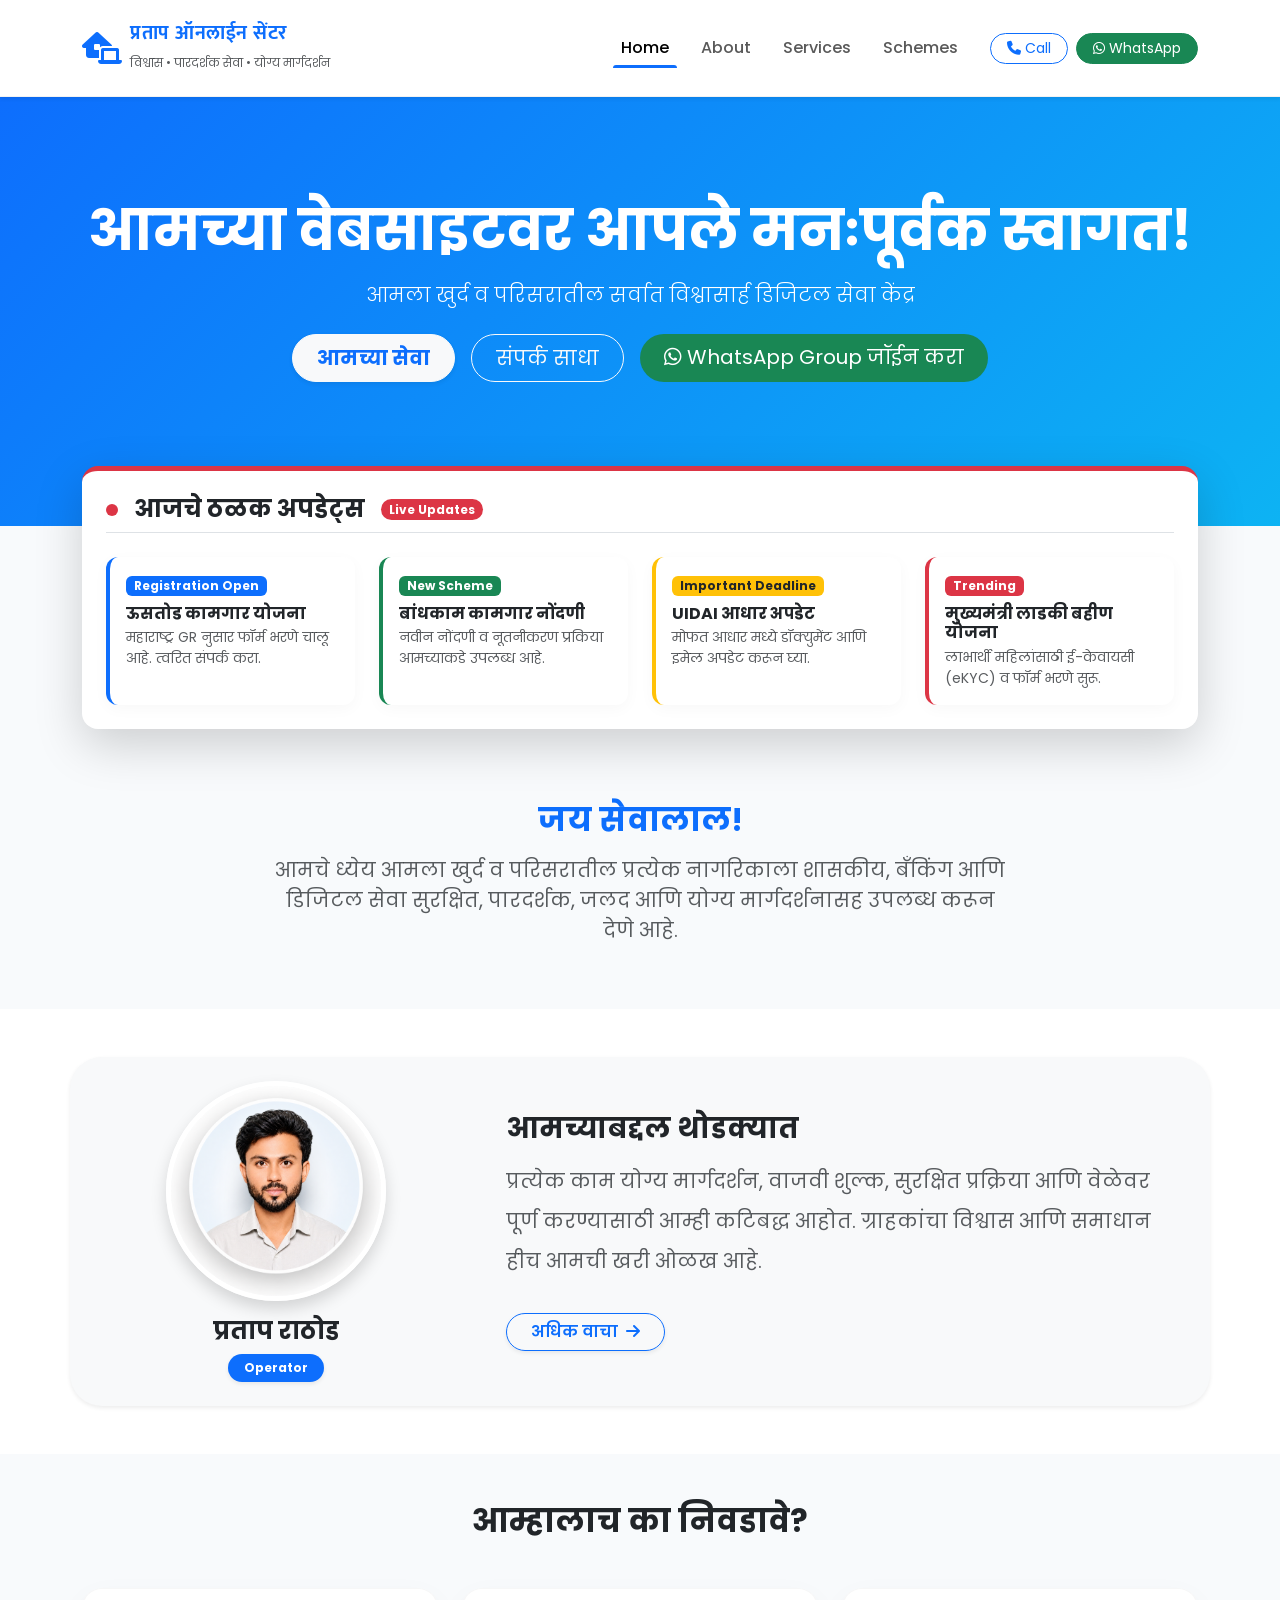
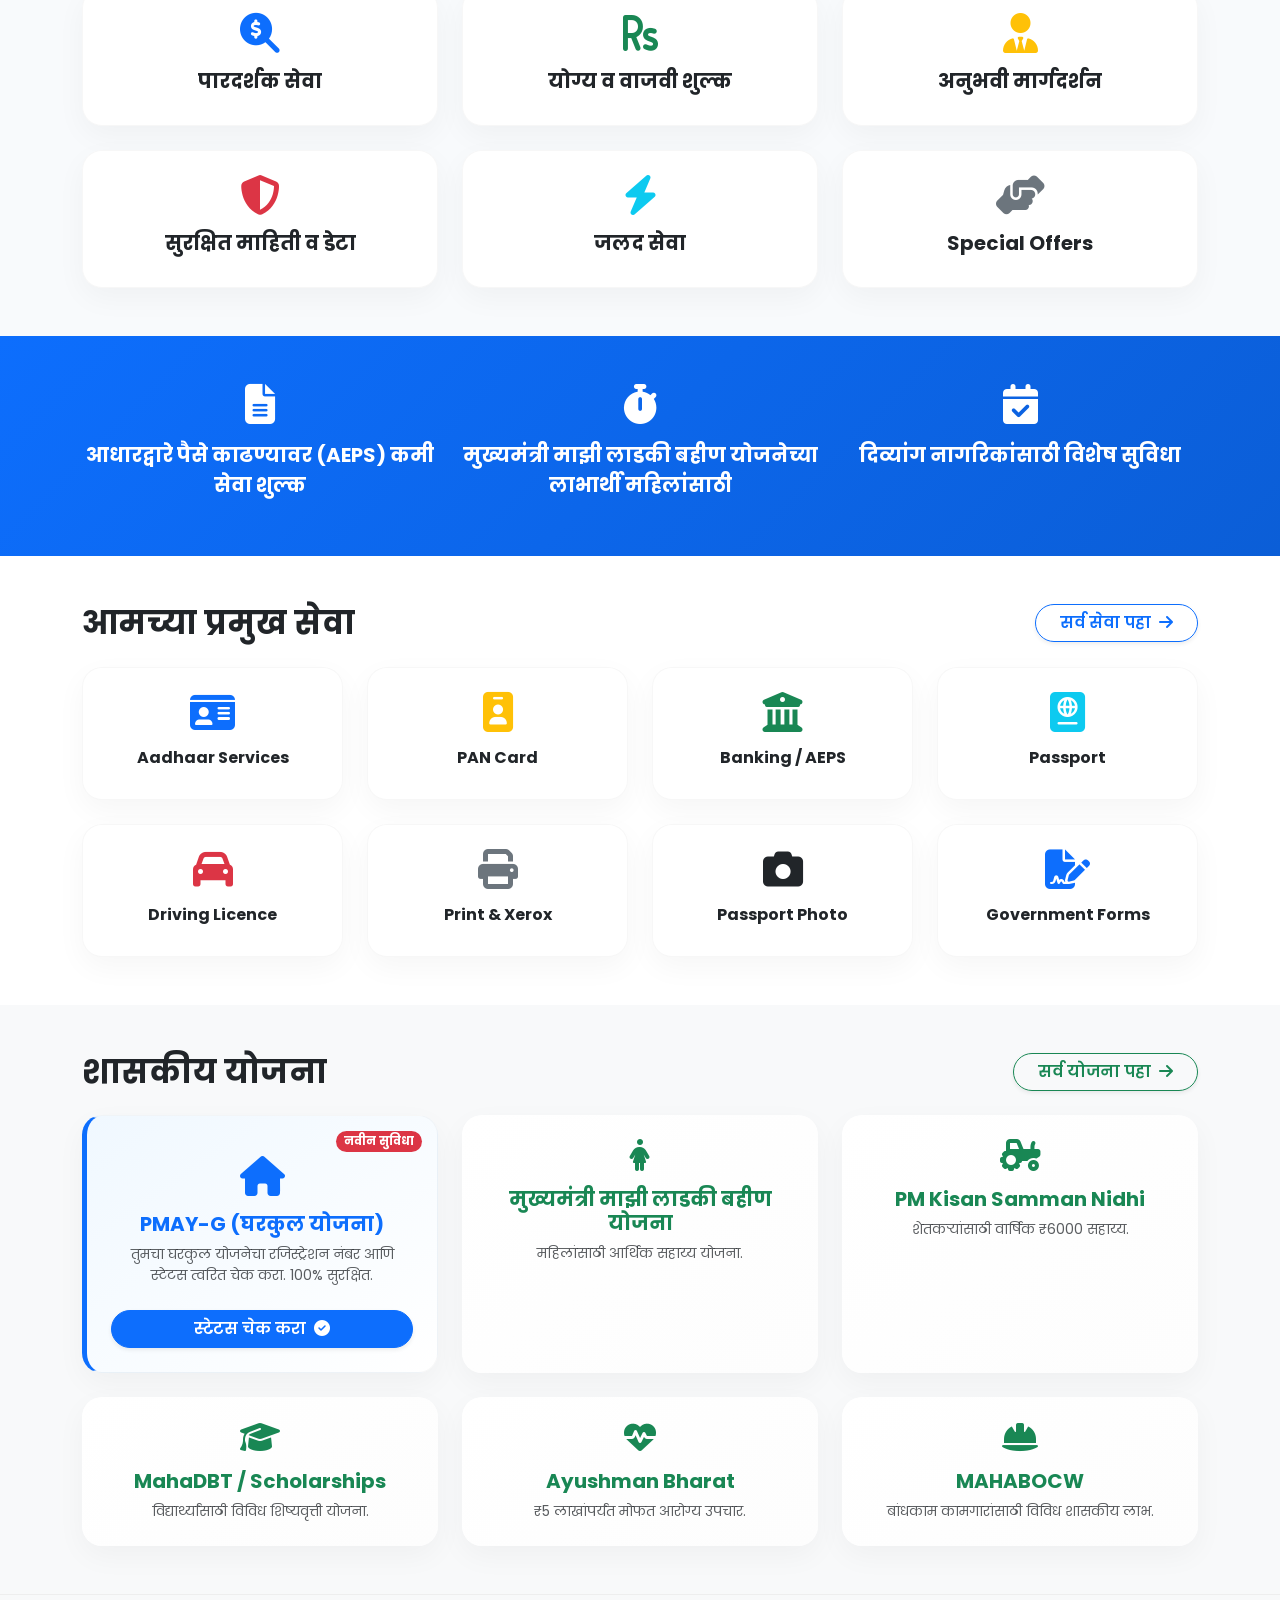
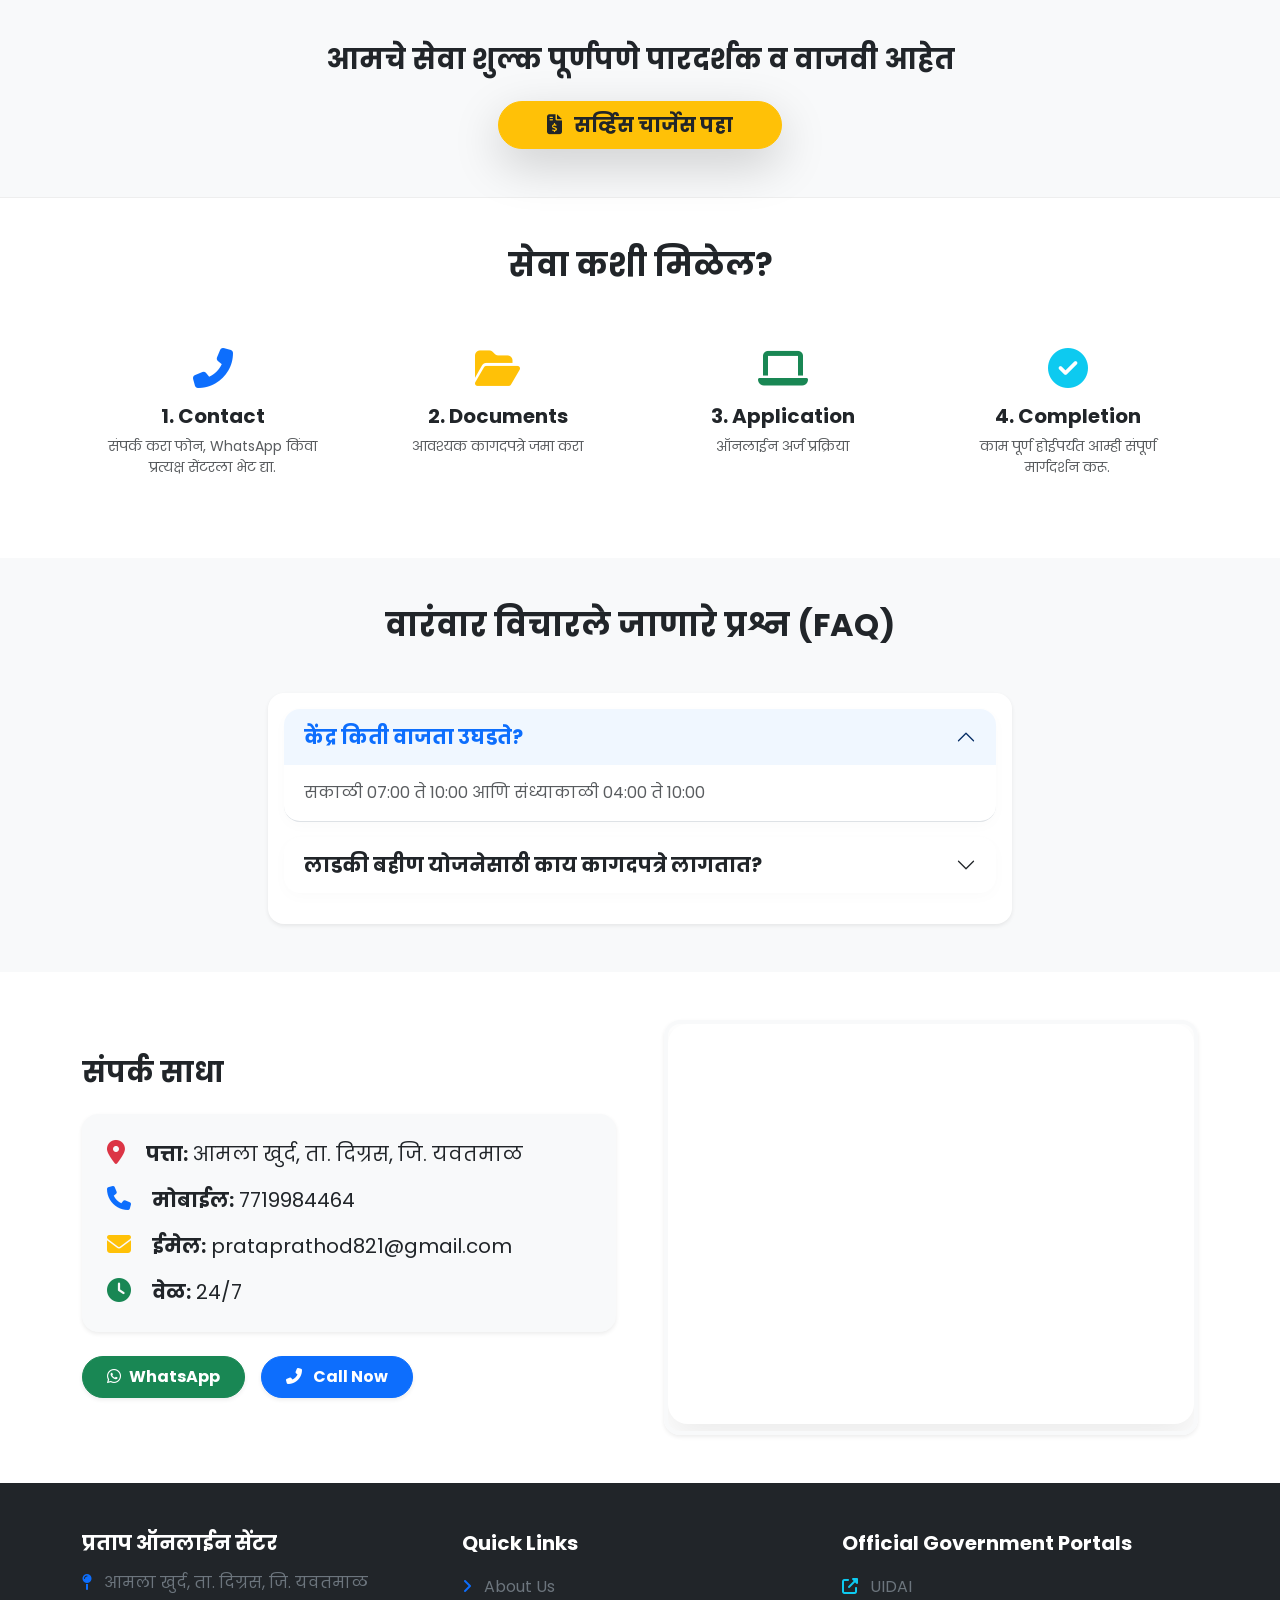
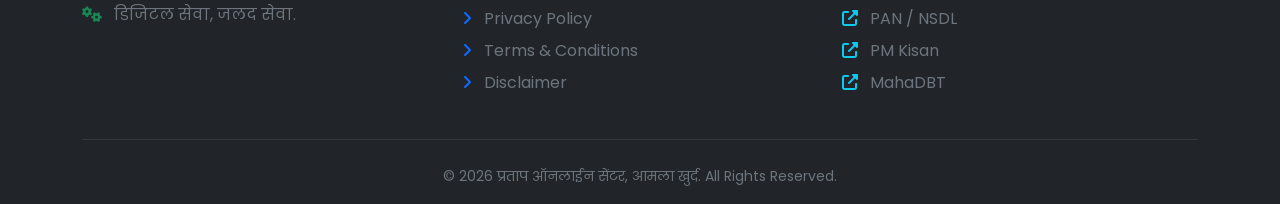
<file: index.html>
<!DOCTYPE html>
<html lang="mr">
<head>
    <!-- Google tag (gtag.js) -->
    <script async src="https://www.googletagmanager.com/gtag/js?id=G-XNMQV5CM99"></script>
    <script>
      window.dataLayer = window.dataLayer || [];
      function gtag(){dataLayer.push(arguments);}
      gtag('js', new Date());

      gtag('config', 'G-XNMQV5CM99');
    </script>
    
    <meta charset="UTF-8">
    <meta name="viewport" content="width=device-width, initial-scale=1.0, maximum-scale=1.0, user-scalable=no">
    <title>प्रताप ऑनलाईन सेंटर | Pratap Online Centre</title>
    
    <!-- Google Fonts for Premium Typography -->
    <link href="https://fonts.googleapis.com/css2?family=Mukta:wght@300;400;600;700&family=Poppins:wght@300;400;500;600;700&display=swap" rel="stylesheet">
    
    <!-- Bootstrap 5 CSS -->
    <link href="https://cdn.jsdelivr.net/npm/bootstrap@5.3.0/dist/css/bootstrap.min.css" rel="stylesheet">
    
    <!-- Font Awesome for Icons -->
    <link rel="stylesheet" href="https://cdnjs.cloudflare.com/ajax/libs/font-awesome/6.4.0/css/all.min.css">

    <!-- AOS Animation CSS -->
    <link href="https://unpkg.com/aos@2.3.1/dist/aos.css" rel="stylesheet">

    <!-- Premium Custom CSS -->
    <style>
        /* Mobile Scroll Issue Fix */
        html, body {
            overflow-x: hidden !important;
            width: 100%;
            margin: 0;
            padding: 0;
        }

        body {
            font-family: 'Poppins', 'Mukta', sans-serif;
            background-color: #f8fafc; /* Premium subtle background */
        }
        
        /* Navbar Styling */
        .navbar {
            backdrop-filter: blur(15px);
            background-color: rgba(255, 255, 255, 0.98) !important;
            border-bottom: 1px solid rgba(0,0,0,0.05);
            transition: all 0.3s ease;
        }
        .navbar-brand h5 {
            font-family: 'Mukta', sans-serif;
            letter-spacing: 0.5px;
        }
        .nav-link {
            position: relative;
            transition: color 0.3s ease;
            font-weight: 500;
            padding: 0.5rem 1rem !important;
        }
        .nav-link::after {
            content: '';
            position: absolute;
            width: 0; height: 3px;
            bottom: 0; left: 50%;
            background-color: #0d6efd;
            transition: all 0.3s ease;
            transform: translateX(-50%);
            border-radius: 3px 3px 0 0;
        }
        .nav-link:hover::after, .nav-link.active::after {
            width: 80%;
        }

        /* Hero Section Styling - Animated Gradient */
        .hero-section {
            background: linear-gradient(-45deg, #0d6efd, #0b5ed7, #0dcaf0, #0d6efd);
            background-size: 400% 400%;
            animation: gradientBG 15s ease infinite;
            color: white;
            padding: 100px 0 120px 0; /* Extra padding at bottom for overlapping updates */
            text-align: center;
            position: relative;
        }
        @keyframes gradientBG {
            0% { background-position: 0% 50%; }
            50% { background-position: 100% 50%; }
            100% { background-position: 0% 50%; }
        }
        
        /* Pulse Animation for Buttons */
        .btn-pulse {
            box-shadow: 0 0 0 0 rgba(255, 255, 255, 0.7);
            animation: pulse 2s infinite;
        }
        @keyframes pulse {
            0% { box-shadow: 0 0 0 0 rgba(255, 255, 255, 0.7); }
            70% { box-shadow: 0 0 0 15px rgba(255, 255, 255, 0); }
            100% { box-shadow: 0 0 0 0 rgba(255, 255, 255, 0); }
        }

        /* Update Live Pulse Dot */
        .pulse-dot {
            width: 12px;
            height: 12px;
            background-color: #dc3545;
            border-radius: 50%;
            display: inline-block;
            box-shadow: 0 0 0 0 rgba(220, 53, 69, 0.7);
            animation: pulse-red-dot 1.5s infinite;
        }
        @keyframes pulse-red-dot {
            0% { box-shadow: 0 0 0 0 rgba(220, 53, 69, 0.7); }
            70% { box-shadow: 0 0 0 10px rgba(220, 53, 69, 0); }
            100% { box-shadow: 0 0 0 0 rgba(220, 53, 69, 0); }
        }

        /* Highlight Badge Animation */
        .pulse-badge {
            animation: pulse-red 2s infinite;
        }
        @keyframes pulse-red {
            0% { box-shadow: 0 0 0 0 rgba(220, 53, 69, 0.5); }
            70% { box-shadow: 0 0 0 10px rgba(220, 53, 69, 0); }
            100% { box-shadow: 0 0 0 0 rgba(220, 53, 69, 0); }
        }
        
        /* Premium Card Hover Effects */
        .service-card, .scheme-card, .why-card {
            transition: all 0.4s cubic-bezier(0.175, 0.885, 0.32, 1.275);
            border: 1px solid rgba(0,0,0,0.03);
            border-radius: 20px;
            box-shadow: 0 10px 30px rgba(0,0,0,0.04);
            background: #ffffff;
            overflow: hidden;
            position: relative;
            z-index: 1;
        }
        .service-card::before, .scheme-card::before {
            content: '';
            position: absolute;
            top: 0; left: 0; width: 100%; height: 4px;
            background: linear-gradient(90deg, #0d6efd, #0dcaf0);
            transform: scaleX(0);
            transition: transform 0.4s ease;
            transform-origin: left;
            z-index: -1;
        }
        .service-card:hover::before, .scheme-card:hover::before {
            transform: scaleX(1);
        }
        .service-card:hover, .scheme-card:hover, .why-card:hover {
            transform: translateY(-8px);
            box-shadow: 0 20px 40px rgba(13, 110, 253, 0.12);
        }
        
        /* Premium Scheme Card specific */
        .scheme-card {
            background: linear-gradient(145deg, #ffffff, #fdfdfd);
        }

        /* Updates Highlight Cards */
        .update-card {
            transition: all 0.3s ease;
            border-radius: 12px;
            background: #fff;
            border-left: 4px solid #0d6efd;
            box-shadow: 0 4px 15px rgba(0,0,0,0.03);
            cursor: pointer;
        }
        .update-card:hover {
            transform: translateY(-5px);
            box-shadow: 0 10px 25px rgba(0,0,0,0.08);
            border-left: 4px solid #dc3545;
        }

        /* Map styling */
        .map-container iframe {
            border-radius: 20px;
            box-shadow: 0 15px 35px rgba(0,0,0,0.08);
            transition: all 0.3s ease;
        }
        .map-container iframe:hover {
            box-shadow: 0 20px 40px rgba(0,0,0,0.12);
        }

        /* Floating Action Buttons */
        .floating-btns {
            position: fixed;
            bottom: 30px;
            right: 30px;
            display: flex;
            flex-direction: column;
            gap: 15px;
            z-index: 1000;
            opacity: 0;
            visibility: hidden;
            transform: translateY(30px) scale(0.9);
            transition: all 0.5s cubic-bezier(0.68, -0.55, 0.265, 1.55);
        }
        .floating-btns.show {
            opacity: 1;
            visibility: visible;
            transform: translateY(0) scale(1);
        }
        .float-btn {
            width: 55px;
            height: 55px;
            border-radius: 50%;
            display: flex;
            align-items: center;
            justify-content: center;
            color: white;
            font-size: 24px;
            text-decoration: none;
            box-shadow: 0 8px 25px rgba(0,0,0,0.2);
            transition: all 0.3s ease;
        }
        .float-btn:hover {
            color: white;
            transform: scale(1.1) rotate(5deg);
            box-shadow: 0 12px 30px rgba(0,0,0,0.25);
        }
        .whatsapp { background: linear-gradient(135deg, #25D366, #128C7E); }
        .call { background: linear-gradient(135deg, #0d6efd, #0a58ca); }
        .top { background: linear-gradient(135deg, #6c757d, #495057); font-size: 18px; }
        
        /* Smooth Scroll */
        html { scroll-behavior: smooth; }
        
        /* Accordion Premium Style */
        .accordion-button:not(.collapsed) {
            background-color: #f0f7ff;
            color: #0d6efd;
            box-shadow: none;
        }
        .accordion-item {
            border: 1px solid rgba(0,0,0,0.04);
            border-radius: 16px !important;
            margin-bottom: 15px;
            overflow: hidden;
            box-shadow: 0 4px 15px rgba(0,0,0,0.02);
        }
    </style>
</head>
<body>

    <!-- 2. Premium Header & Navigation -->
    <nav class="navbar navbar-expand-lg navbar-light shadow-sm sticky-top py-3">
        <div class="container">
            <a class="navbar-brand d-flex align-items-center" href="index.html">
                <i class="fas fa-laptop-house text-primary fs-2 me-2"></i>
                <div>
                    <h5 class="mb-0 fw-bold text-primary">प्रताप ऑनलाईन सेंटर </h5>
                    <small class="text-muted" style="font-size:12px;">विश्वास • पारदर्शक सेवा • योग्य मार्गदर्शन</small>
                </div>
            </a>
            <button class="navbar-toggler border-0 shadow-none" type="button" data-bs-toggle="collapse" data-bs-target="#navbarNav">
                <span class="navbar-toggler-icon"></span>
            </button>
            <div class="collapse navbar-collapse" id="navbarNav">
                <ul class="navbar-nav ms-auto fw-semibold">
                    <li class="nav-item"><a class="nav-link active" href="index.html">Home</a></li>
                    <li class="nav-item"><a class="nav-link" href="about.html">About</a></li>
                    <li class="nav-item"><a class="nav-link" href="services.html">Services</a></li>
                    <li class="nav-item"><a class="nav-link" href="schemes.html">Schemes</a></li>
                </ul>
                <div class="d-flex gap-2 ms-lg-3 mt-2 mt-lg-0">
                    <a href="tel:+917719984464" class="btn btn-outline-primary btn-sm rounded-pill px-3"><i class="fas fa-phone"></i> Call</a>
                    <a href="https://wa.me/917719984464" class="btn btn-success btn-sm rounded-pill px-3"><i class="fab fa-whatsapp"></i> WhatsApp</a>
                </div>
            </div>
        </div>
    </nav>

    <!-- 3. Hero Section -->
    <section class="hero-section" id="home">
        <div class="container" data-aos="fade-up" data-aos-duration="1000">
            <h1 class="display-4 fw-bold mb-3">आमच्या वेबसाइटवर आपले मनःपूर्वक स्वागत!</h1>
            <p class="lead mb-4 fw-light">आमला खुर्द व परिसरातील सर्वात विश्वासार्ह डिजिटल सेवा केंद्र</p>
            <div class="d-flex justify-content-center flex-wrap gap-3 mb-4">
                <a href="services.html" class="btn btn-light text-primary btn-lg rounded-pill shadow-sm px-4 fw-bold">आमच्या सेवा</a>
                <a href="tel:+917719984464" class="btn btn-outline-light btn-lg rounded-pill px-4">संपर्क साधा</a>
                <a href="https://chat.whatsapp.com/Bs4FpjwGMJm9PBVcxY9R01?s=cl&p=a&ilr=4" class="btn btn-success btn-lg rounded-pill px-4 btn-pulse border-0">
                    <i class="fab fa-whatsapp"></i> WhatsApp Group जॉईन करा
                </a>
            </div>
        </div>
    </section>

    <!-- 12. New Premium Daily Updates Highlights -->
    <section style="margin-top: -60px; position: relative; z-index: 10;">
        <div class="container" data-aos="fade-up" data-aos-delay="200">
            <div class="bg-white rounded-4 shadow-lg p-4 border-top border-5 border-danger">
                <div class="d-flex align-items-center mb-4 pb-2 border-bottom">
                    <div class="pulse-dot me-3"></div>
                    <h4 class="fw-bold mb-0 text-dark">आजचे ठळक अपडेट्स</h4>
                    <span class="badge bg-danger ms-3 rounded-pill">Live Updates</span>
                </div>
                <div class="row g-4">
                    <!-- Update 1 -->
                    <div class="col-lg-3 col-md-6">
                        <div class="update-card p-3 h-100" style="border-left-color: #0d6efd;">
                            <span class="badge bg-primary mb-2">Registration Open</span>
                            <h6 class="fw-bold text-dark mb-1">ऊसतोड कामगार योजना</h6>
                            <p class="text-muted small mb-0">महाराष्ट्र GR नुसार फॉर्म भरणे चालू आहे. त्वरित संपर्क करा.</p>
                        </div>
                    </div>
                    <!-- Update 2 -->
                    <div class="col-lg-3 col-md-6">
                        <div class="update-card p-3 h-100" style="border-left-color: #198754;">
                            <span class="badge bg-success mb-2">New Scheme</span>
                            <h6 class="fw-bold text-dark mb-1">बांधकाम कामगार नोंदणी</h6>
                            <p class="text-muted small mb-0">नवीन नोंदणी व नूतनीकरण प्रकिया आमच्याकडे उपलब्ध आहे.</p>
                        </div>
                    </div>
                    <!-- Update 3 -->
                    <div class="col-lg-3 col-md-6">
                        <div class="update-card p-3 h-100" style="border-left-color: #ffc107;">
                            <span class="badge bg-warning text-dark mb-2">Important Deadline</span>
                            <h6 class="fw-bold text-dark mb-1">UIDAI आधार अपडेट</h6>
                            <p class="text-muted small mb-0">मोफत आधार मध्ये डॉक्युमेंट आणि इमेल अपडेट करून घ्या.</p>
                        </div>
                    </div>
                    <!-- Update 4 -->
                    <div class="col-lg-3 col-md-6">
                        <div class="update-card p-3 h-100" style="border-left-color: #dc3545;">
                            <span class="badge bg-danger mb-2">Trending</span>
                            <h6 class="fw-bold text-dark mb-1">मुख्यमंत्री लाडकी बहीण योजना</h6>
                            <p class="text-muted small mb-0">लाभार्थी महिलांसाठी ई-केवायसी (eKYC) व फॉर्म भरणे सुरू.</p>
                        </div>
                    </div>
                </div>
            </div>
        </div>
    </section>

    <!-- 4. Welcome Section -->
    <section class="py-5 mt-4 bg-transparent">
        <div class="container text-center" data-aos="zoom-in" data-aos-duration="800">
            <h2 class="fw-bold mb-3 text-primary">जय सेवालाल!</h2>
            <p class="text-muted col-lg-8 mx-auto fs-5">आमचे ध्येय आमला खुर्द व परिसरातील प्रत्येक नागरिकाला शासकीय, बँकिंग आणि डिजिटल सेवा सुरक्षित, पारदर्शक, जलद आणि योग्य मार्गदर्शनासह उपलब्ध करून देणे आहे.</p>
        </div>
    </section>

    <!-- 5. About Preview -->
    <section class="py-5 bg-white">
        <div class="container">
            <div class="row align-items-center bg-light p-4 rounded-5 shadow-sm">
                <div class="col-md-4 text-center mb-4 mb-md-0" data-aos="fade-right">
                    <img src="onwer.png" alt="Owner" class="img-fluid rounded-circle shadow mb-3 border border-5 border-white" style="width:220px; height:220px; object-fit: cover; transition: transform 0.5s ease;" onmouseover="this.style.transform='scale(1.05)'" onmouseout="this.style.transform='scale(1)'">
                    <h4 class="fw-bold text-dark">प्रताप राठोड</h4>
                    <span class="badge bg-primary px-3 py-2 rounded-pill shadow-sm">Operator</span>
                </div>
                <div class="col-md-8 ps-md-5" data-aos="fade-left">
                    <h3 class="fw-bold mb-3 text-dark">आमच्याबद्दल थोडक्यात</h3>
                    <p class="fs-5 text-muted lh-lg">प्रत्येक काम योग्य मार्गदर्शन, वाजवी शुल्क, सुरक्षित प्रक्रिया आणि वेळेवर पूर्ण करण्यासाठी आम्ही कटिबद्ध आहोत. ग्राहकांचा विश्वास आणि समाधान हीच आमची खरी ओळख आहे.</p>
                    <a href="about.html" class="btn btn-outline-primary rounded-pill px-4 mt-3 fw-semibold shadow-sm">अधिक वाचा <i class="fas fa-arrow-right ms-1"></i></a>
                </div>
            </div>
        </div>
    </section>

    <!-- 6. Why Choose Us -->
    <section class="py-5 bg-transparent">
        <div class="container text-center">
            <h2 class="fw-bold mb-5 text-dark" data-aos="fade-up">आम्हालाच का निवडावे?</h2>
            <div class="row g-4">
                <div class="col-md-4 col-sm-6" data-aos="fade-up" data-aos-delay="100"><div class="p-4 bg-white why-card h-100"><i class="fas fa-search-dollar fs-1 text-primary mb-3"></i><h5 class="fw-bold text-dark">पारदर्शक सेवा</h5></div></div>
                <div class="col-md-4 col-sm-6" data-aos="fade-up" data-aos-delay="200"><div class="p-4 bg-white why-card h-100"><i class="fas fa-rupee-sign fs-1 text-success mb-3"></i><h5 class="fw-bold text-dark">योग्य व वाजवी शुल्क</h5></div></div>
                <div class="col-md-4 col-sm-6" data-aos="fade-up" data-aos-delay="300"><div class="p-4 bg-white why-card h-100"><i class="fas fa-user-tie fs-1 text-warning mb-3"></i><h5 class="fw-bold text-dark">अनुभवी मार्गदर्शन</h5></div></div>
                <div class="col-md-4 col-sm-6" data-aos="fade-up" data-aos-delay="400"><div class="p-4 bg-white why-card h-100"><i class="fas fa-shield-alt fs-1 text-danger mb-3"></i><h5 class="fw-bold text-dark">सुरक्षित माहिती व डेटा</h5></div></div>
                <div class="col-md-4 col-sm-6" data-aos="fade-up" data-aos-delay="500"><div class="p-4 bg-white why-card h-100"><i class="fas fa-bolt fs-1 text-info mb-3"></i><h5 class="fw-bold text-dark">जलद सेवा</h5></div></div>
                <div class="col-md-4 col-sm-6" data-aos="fade-up" data-aos-delay="600"><div class="p-4 bg-white why-card h-100"><i class="fas fa-hands-helping fs-1 text-secondary mb-3"></i><h5 class="fw-bold text-dark">Special Offers</h5></div></div>
            </div>
        </div>
    </section>

    <!-- 8. Live Statistics -->
    <section class="py-5 bg-primary text-white text-center" style="background: linear-gradient(135deg, #0d6efd, #0b5ed7);">
        <div class="container" data-aos="zoom-in">
            <div class="row g-4">
                <div class="col-md-4">
                    <i class="fas fa-file-alt fs-1 mb-3"></i>
                    <h5 class="fw-bold lh-base">आधारद्वारे पैसे काढण्यावर (AEPS) कमी सेवा शुल्क</h5>
                </div>
                <div class="col-md-4">
                    <i class="fas fa-stopwatch fs-1 mb-3"></i>
                    <h5 class="fw-bold lh-base">मुख्यमंत्री माझी लाडकी बहीण योजनेच्या लाभार्थी महिलांसाठी</h5>
                </div>
                <div class="col-md-4">
                    <i class="fas fa-calendar-check fs-1 mb-3"></i>
                    <h5 class="fw-bold lh-base">दिव्यांग नागरिकांसाठी विशेष सुविधा</h5>
                </div>
            </div>
        </div>
    </section>

    <!-- 9. Top Services -->
    <section class="py-5 bg-white">
        <div class="container">
            <div class="d-flex justify-content-between align-items-center mb-4 flex-wrap" data-aos="fade-down">
                <h2 class="fw-bold mb-0 text-dark">आमच्या प्रमुख सेवा</h2>
                <a href="services.html" class="btn btn-outline-primary rounded-pill px-4 mt-2 mt-sm-0 fw-semibold shadow-sm">सर्व सेवा पहा <i class="fas fa-arrow-right ms-1"></i></a>
            </div>
            <div class="row g-4">
                <div class="col-lg-3 col-md-4 col-sm-6" data-aos="fade-up" data-aos-delay="100"><div class="card service-card h-100 text-center p-4"><i class="fas fa-id-card fs-1 text-primary mb-3"></i><h6 class="fw-bold text-dark">Aadhaar Services</h6></div></div>
                <div class="col-lg-3 col-md-4 col-sm-6" data-aos="fade-up" data-aos-delay="200"><div class="card service-card h-100 text-center p-4"><i class="fas fa-id-badge fs-1 text-warning mb-3"></i><h6 class="fw-bold text-dark">PAN Card</h6></div></div>
                <div class="col-lg-3 col-md-4 col-sm-6" data-aos="fade-up" data-aos-delay="300"><div class="card service-card h-100 text-center p-4"><i class="fas fa-university fs-1 text-success mb-3"></i><h6 class="fw-bold text-dark">Banking / AEPS</h6></div></div>
                <div class="col-lg-3 col-md-4 col-sm-6" data-aos="fade-up" data-aos-delay="400"><div class="card service-card h-100 text-center p-4"><i class="fas fa-passport fs-1 text-info mb-3"></i><h6 class="fw-bold text-dark">Passport</h6></div></div>
                <div class="col-lg-3 col-md-4 col-sm-6" data-aos="fade-up" data-aos-delay="500"><div class="card service-card h-100 text-center p-4"><i class="fas fa-car fs-1 text-danger mb-3"></i><h6 class="fw-bold text-dark">Driving Licence</h6></div></div>
                <div class="col-lg-3 col-md-4 col-sm-6" data-aos="fade-up" data-aos-delay="600"><div class="card service-card h-100 text-center p-4"><i class="fas fa-print fs-1 text-secondary mb-3"></i><h6 class="fw-bold text-dark">Print & Xerox</h6></div></div>
                <div class="col-lg-3 col-md-4 col-sm-6" data-aos="fade-up" data-aos-delay="700"><div class="card service-card h-100 text-center p-4"><i class="fas fa-camera fs-1 text-dark mb-3"></i><h6 class="fw-bold text-dark">Passport Photo</h6></div></div>
                <div class="col-lg-3 col-md-4 col-sm-6" data-aos="fade-up" data-aos-delay="800"><div class="card service-card h-100 text-center p-4"><i class="fas fa-file-signature fs-1 text-primary mb-3"></i><h6 class="fw-bold text-dark">Government Forms</h6></div></div>
            </div>
        </div>
    </section>

    <!-- 10. Government Schemes (UPDATED with PMAY-G Card) -->
    <section class="py-5 bg-light">
        <div class="container">
            <div class="d-flex justify-content-between align-items-center mb-4 flex-wrap" data-aos="fade-down">
                <h2 class="fw-bold mb-0 text-dark">शासकीय योजना</h2>
                <a href="schemes.html" class="btn btn-outline-success rounded-pill px-4 mt-2 mt-sm-0 fw-semibold shadow-sm">सर्व योजना पहा <i class="fas fa-arrow-right ms-1"></i></a>
            </div>
            <div class="row g-4">
                
                <!-- NEW PMAY-G Status Check Feature Card (Fixed Badge) -->
                <div class="col-md-4" data-aos="zoom-in" data-aos-delay="50">
                    <div class="card scheme-card h-100" style="background: linear-gradient(145deg, #f0f8ff, #ffffff); border-left: 5px solid #0d6efd !important;">
                        <div class="card-body p-4 text-center position-relative">
                            <!-- Badge properly positioned inside to avoid cutoff -->
                            <span class="badge bg-danger rounded-pill pulse-badge mb-3 position-absolute" style="top: 15px; right: 15px;">नवीन सुविधा</span>
                            
                            <div class="mt-3">
                                <i class="fas fa-home fs-1 text-primary mb-3"></i>
                                <h5 class="card-title text-primary fw-bold">PMAY-G (घरकुल योजना)</h5>
                                <p class="card-text text-muted small">तुमचा घरकुल योजनेचा रजिस्ट्रेशन नंबर आणि स्टेटस त्वरित चेक करा. 100% सुरक्षित.</p>
                                <a href="pmay-g.html" class="btn btn-primary rounded-pill px-4 mt-2 shadow-sm w-100 fw-semibold">स्टेटस चेक करा <i class="fas fa-check-circle ms-1"></i></a>
                            </div>
                        </div>
                    </div>
                </div>
                
                <!-- Existing Scheme Cards -->
                <div class="col-md-4" data-aos="zoom-in" data-aos-delay="100"><div class="card scheme-card border-0 h-100"><div class="card-body p-4 text-center"><i class="fas fa-female fs-2 text-success mb-3"></i><h5 class="card-title text-success fw-bold">मुख्यमंत्री माझी लाडकी बहीण योजना</h5><p class="card-text text-muted small">महिलांसाठी आर्थिक सहाय्य योजना.</p></div></div></div>
                <div class="col-md-4" data-aos="zoom-in" data-aos-delay="200"><div class="card scheme-card border-0 h-100"><div class="card-body p-4 text-center"><i class="fas fa-tractor fs-2 text-success mb-3"></i><h5 class="card-title text-success fw-bold">PM Kisan Samman Nidhi</h5><p class="card-text text-muted small">शेतकऱ्यांसाठी वार्षिक ₹6000 सहाय्य.</p></div></div></div>
                <div class="col-md-4" data-aos="zoom-in" data-aos-delay="300"><div class="card scheme-card border-0 h-100"><div class="card-body p-4 text-center"><i class="fas fa-graduation-cap fs-2 text-success mb-3"></i><h5 class="card-title text-success fw-bold">MahaDBT / Scholarships</h5><p class="card-text text-muted small">विद्यार्थ्यांसाठी विविध शिष्यवृत्ती योजना.</p></div></div></div>
                <div class="col-md-4" data-aos="zoom-in" data-aos-delay="400"><div class="card scheme-card border-0 h-100"><div class="card-body p-4 text-center"><i class="fas fa-heartbeat fs-2 text-success mb-3"></i><h5 class="card-title text-success fw-bold">Ayushman Bharat</h5><p class="card-text text-muted small">₹5 लाखांपर्यंत मोफत आरोग्य उपचार.</p></div></div></div>
                <div class="col-md-4" data-aos="zoom-in" data-aos-delay="500"><div class="card scheme-card border-0 h-100"><div class="card-body p-4 text-center"><i class="fas fa-hard-hat fs-2 text-success mb-3"></i><h5 class="card-title text-success fw-bold">MAHABOCW</h5><p class="card-text text-muted small">बांधकाम कामगारांसाठी विविध शासकीय लाभ.</p></div></div></div>
            </div>
        </div>
    </section>

    <!-- 11. Transparent Charges Preview -->
    <section class="py-5 text-center" style="background: url('https://www.transparenttextures.com/patterns/cubes.png'), #f8f9fa; border-top: 1px solid #eee; border-bottom: 1px solid #eee;">
        <div class="container" data-aos="fade-up">
            <h3 class="mb-4 fw-bold text-dark">आमचे सेवा शुल्क पूर्णपणे पारदर्शक व वाजवी आहेत</h3>
            <a href="charges.html" class="btn btn-warning btn-lg fw-bold rounded-pill px-5 shadow-lg btn-pulse text-dark"><i class="fas fa-file-invoice-dollar me-2"></i> सर्व्हिस चार्जेस पहा</a>
        </div>
    </section>

    <!-- 13. Process Section -->
    <section class="py-5 bg-white">
        <div class="container text-center">
            <h2 class="fw-bold mb-5 text-dark" data-aos="fade-down">सेवा कशी मिळेल?</h2>
            <div class="row g-4 position-relative">
                <div class="col-md-3" data-aos="fade-up" data-aos-delay="100"><div class="p-3"><i class="fas fa-phone-alt fs-1 text-primary mb-3"></i><h5 class="fw-bold">1. Contact</h5><p class="text-muted small">संपर्क करा फोन, WhatsApp किंवा प्रत्यक्ष सेंटरला भेट द्या.</p></div></div>
                <div class="col-md-3" data-aos="fade-up" data-aos-delay="200"><div class="p-3"><i class="fas fa-folder-open fs-1 text-warning mb-3"></i><h5 class="fw-bold">2. Documents</h5><p class="text-muted small">आवश्यक कागदपत्रे जमा करा</p></div></div>
                <div class="col-md-3" data-aos="fade-up" data-aos-delay="300"><div class="p-3"><i class="fas fa-laptop fs-1 text-success mb-3"></i><h5 class="fw-bold">3. Application</h5><p class="text-muted small">ऑनलाईन अर्ज प्रक्रिया</p></div></div>
                <div class="col-md-3" data-aos="fade-up" data-aos-delay="400"><div class="p-3"><i class="fas fa-check-circle fs-1 text-info mb-3"></i><h5 class="fw-bold">4. Completion</h5><p class="text-muted small">काम पूर्ण होईपर्यंत आम्ही संपूर्ण मार्गदर्शन करू.</p></div></div>
            </div>
        </div>
    </section>

    <!-- 15. FAQ (Kept in content but removed from nav as requested) -->
    <section class="py-5 bg-light">
        <div class="container" data-aos="fade-up">
            <div class="text-center mb-5">
                <h2 class="fw-bold text-dark">वारंवार विचारले जाणारे प्रश्न (FAQ)</h2>
            </div>
            <div class="accordion col-lg-8 mx-auto shadow-sm bg-white rounded-4 p-3" id="faqAccordion">
                <div class="accordion-item border-0 border-bottom">
                    <h2 class="accordion-header">
                        <button class="accordion-button fw-bold fs-5" type="button" data-bs-toggle="collapse" data-bs-target="#faq1">केंद्र किती वाजता उघडते?</button>
                    </h2>
                    <div id="faq1" class="accordion-collapse collapse show" data-bs-parent="#faqAccordion">
                        <div class="accordion-body text-muted fs-6">सकाळी 07:00 ते 10:00 आणि संध्याकाळी 04:00 ते 10:00</div>
                    </div>
                </div>
                <div class="accordion-item border-0">
                    <h2 class="accordion-header">
                        <button class="accordion-button collapsed fw-bold fs-5" type="button" data-bs-toggle="collapse" data-bs-target="#faq2">लाडकी बहीण योजनेसाठी काय कागदपत्रे लागतात?</button>
                    </h2>
                    <div id="faq2" class="accordion-collapse collapse" data-bs-parent="#faqAccordion">
                        <div class="accordion-body text-muted fs-6">आधार कार्ड, बँक पासबुक, रेशन कार्ड, आणि पासपोर्ट फोटो.</div>
                    </div>
                </div>
            </div>
        </div>
    </section>

    <!-- 16. Contact & Map -->
    <section class="py-5 bg-white">
        <div class="container">
            <div class="row g-5 align-items-center">
                <div class="col-md-6" data-aos="fade-right">
                    <h3 class="fw-bold mb-4 text-dark">संपर्क साधा</h3>
                    <div class="p-4 bg-light rounded-4 shadow-sm border border-light">
                        <p class="mb-3 fs-5"><i class="fas fa-map-marker-alt text-danger me-3 fs-4"></i> <strong class="text-dark">पत्ता:</strong> आमला खुर्द, ता. दिग्रस, जि. यवतमाळ</p>
                        <p class="mb-3 fs-5"><i class="fas fa-phone text-primary me-3 fs-4"></i> <strong class="text-dark">मोबाईल:</strong> 7719984464</p>
                        <p class="mb-3 fs-5"><i class="fas fa-envelope text-warning me-3 fs-4"></i> <strong class="text-dark">ईमेल:</strong> prataprathod821@gmail.com</p>
                        <p class="mb-0 fs-5"><i class="fas fa-clock text-success me-3 fs-4"></i> <strong class="text-dark">वेळ:</strong> 24/7</p>
                    </div>
                    <div class="mt-4 d-flex gap-3 flex-wrap">
                        <a href="https://wa.me/917719984464" class="btn btn-success rounded-pill px-4 py-2 fw-bold shadow-sm"><i class="fab fa-whatsapp me-2"></i>WhatsApp</a>
                        <a href="tel:+917719984464" class="btn btn-primary rounded-pill px-4 py-2 fw-bold shadow-sm"><i class="fas fa-phone-alt me-2"></i> Call Now</a>
                    </div>
                </div>
                <div class="col-md-6" data-aos="fade-left">
                    <div class="map-container rounded-4 overflow-hidden shadow-sm border border-4 border-light">
                        <iframe src="https://www.google.com/maps/embed?pb=!1m18!1m12!1m3!1d12793.311795917589!2d77.80051829160237!3d20.15878779666808!2m3!1f0!2f0!3f0!3m2!1i1024!2i768!4f13.1!3m3!1m2!1s0x3bd1650045f41ecf%3A0x3e60ad44cd3228e7!2sPratap%20Online%20centre!5e0!3m2!1sen!2sin!4v1784566165814!5m2!1sen!2sin" width="100%" height="400" style="border:0;" allowfullscreen="" loading="lazy" referrerpolicy="no-referrer-when-downgrade"></iframe>
                    </div>
                </div>
            </div>
        </div>
    </section>

    <!-- 17. Footer -->
    <footer id="footer-section" class="bg-dark text-white pt-5 pb-3">
        <div class="container">
            <div class="row g-4">
                <div class="col-md-4 mb-4 mb-md-0" data-aos="fade-up">
                    <h5 class="fw-bold mb-3 text-white">प्रताप ऑनलाईन सेंटर</h5>
                    <p class="text-secondary mb-2 fs-6"><i class="fas fa-map-pin me-2 text-primary"></i> आमला खुर्द, ता. दिग्रस, जि. यवतमाळ</p>
                    <p class="text-secondary fs-6"><i class="fas fa-cogs me-2 text-success"></i> डिजिटल सेवा, जलद सेवा.</p>
                </div>
                <div class="col-md-4 mb-4 mb-md-0" data-aos="fade-up" data-aos-delay="100">
                    <h5 class="fw-bold mb-3 text-white">Quick Links</h5>
                    <ul class="list-unstyled lh-lg">
                        <li><a href="about.html" class="text-secondary text-decoration-none"><i class="fas fa-angle-right me-2 text-primary"></i> About Us</a></li>
                        <li><a href="privacy-policy.html" class="text-secondary text-decoration-none"><i class="fas fa-angle-right me-2 text-primary"></i> Privacy Policy</a></li>
                        <li><a href="terms-and-conditions.html" class="text-secondary text-decoration-none"><i class="fas fa-angle-right me-2 text-primary"></i> Terms & Conditions</a></li>
                        <li><a href="disclaimer.html" class="text-secondary text-decoration-none"><i class="fas fa-angle-right me-2 text-primary"></i> Disclaimer</a></li>
                    </ul>
                </div>
                <div class="col-md-4" data-aos="fade-up" data-aos-delay="200">
                    <h5 class="fw-bold mb-3 text-white">Official Government Portals</h5>
                    <ul class="list-unstyled lh-lg">
                        <li><a href="https://uidai.gov.in" target="_blank" class="text-secondary text-decoration-none"><i class="fas fa-external-link-alt me-2 text-info fs-6"></i> UIDAI</a></li>
                        <li><a href="https://www.pan.utiitsl.com/" target="_blank" class="text-secondary text-decoration-none"><i class="fas fa-external-link-alt me-2 text-info fs-6"></i> PAN / NSDL</a></li>
                        <li><a href="https://pmkisan.gov.in/" target="_blank" class="text-secondary text-decoration-none"><i class="fas fa-external-link-alt me-2 text-info fs-6"></i> PM Kisan</a></li>
                        <li><a href="https://mahadbt.maharashtra.gov.in/" target="_blank" class="text-secondary text-decoration-none"><i class="fas fa-external-link-alt me-2 text-info fs-6"></i> MahaDBT</a></li>
                    </ul>
                </div>
            </div>
            <hr class="border-secondary mt-4 mb-4">
            <div class="text-center text-secondary">
                <small>&copy; 2026 प्रताप ऑनलाईन सेंटर, आमला खुर्द. All Rights Reserved.</small>
            </div>
        </div>
    </footer>

    <!-- Floating Buttons -->
    <div class="floating-btns" id="floatingBtns">
        <a href="https://wa.me/917719984464" class="float-btn whatsapp" title="WhatsApp"><i class="fab fa-whatsapp"></i></a>
        <a href="tel:+917719984464" class="float-btn call" title="Call Us"><i class="fas fa-phone-alt"></i></a>
        <a href="#home" class="float-btn top" title="Back to Top"><i class="fas fa-arrow-up"></i></a>
    </div>

    <!-- Bootstrap 5 JS Bundle with Popper -->
    <script src="https://cdn.jsdelivr.net/npm/bootstrap@5.3.0/dist/js/bootstrap.bundle.min.js"></script>
    
    <!-- AOS Animation Script -->
    <script src="https://unpkg.com/aos@2.3.1/dist/aos.js"></script>

    <!-- JavaScript For Floating Buttons & Initialization -->
    <script>
        // Initialize AOS animations
        AOS.init({
            once: true,
            offset: 50,
        });

        // Floating buttons visibility logic
        window.addEventListener('scroll', function() {
            const floatingBtns = document.getElementById('floatingBtns');
            if (window.scrollY > 300) {
                floatingBtns.classList.add('show');
            } else {
                floatingBtns.classList.remove('show');
            }
        });
    </script>
</body>
</html>
</file>
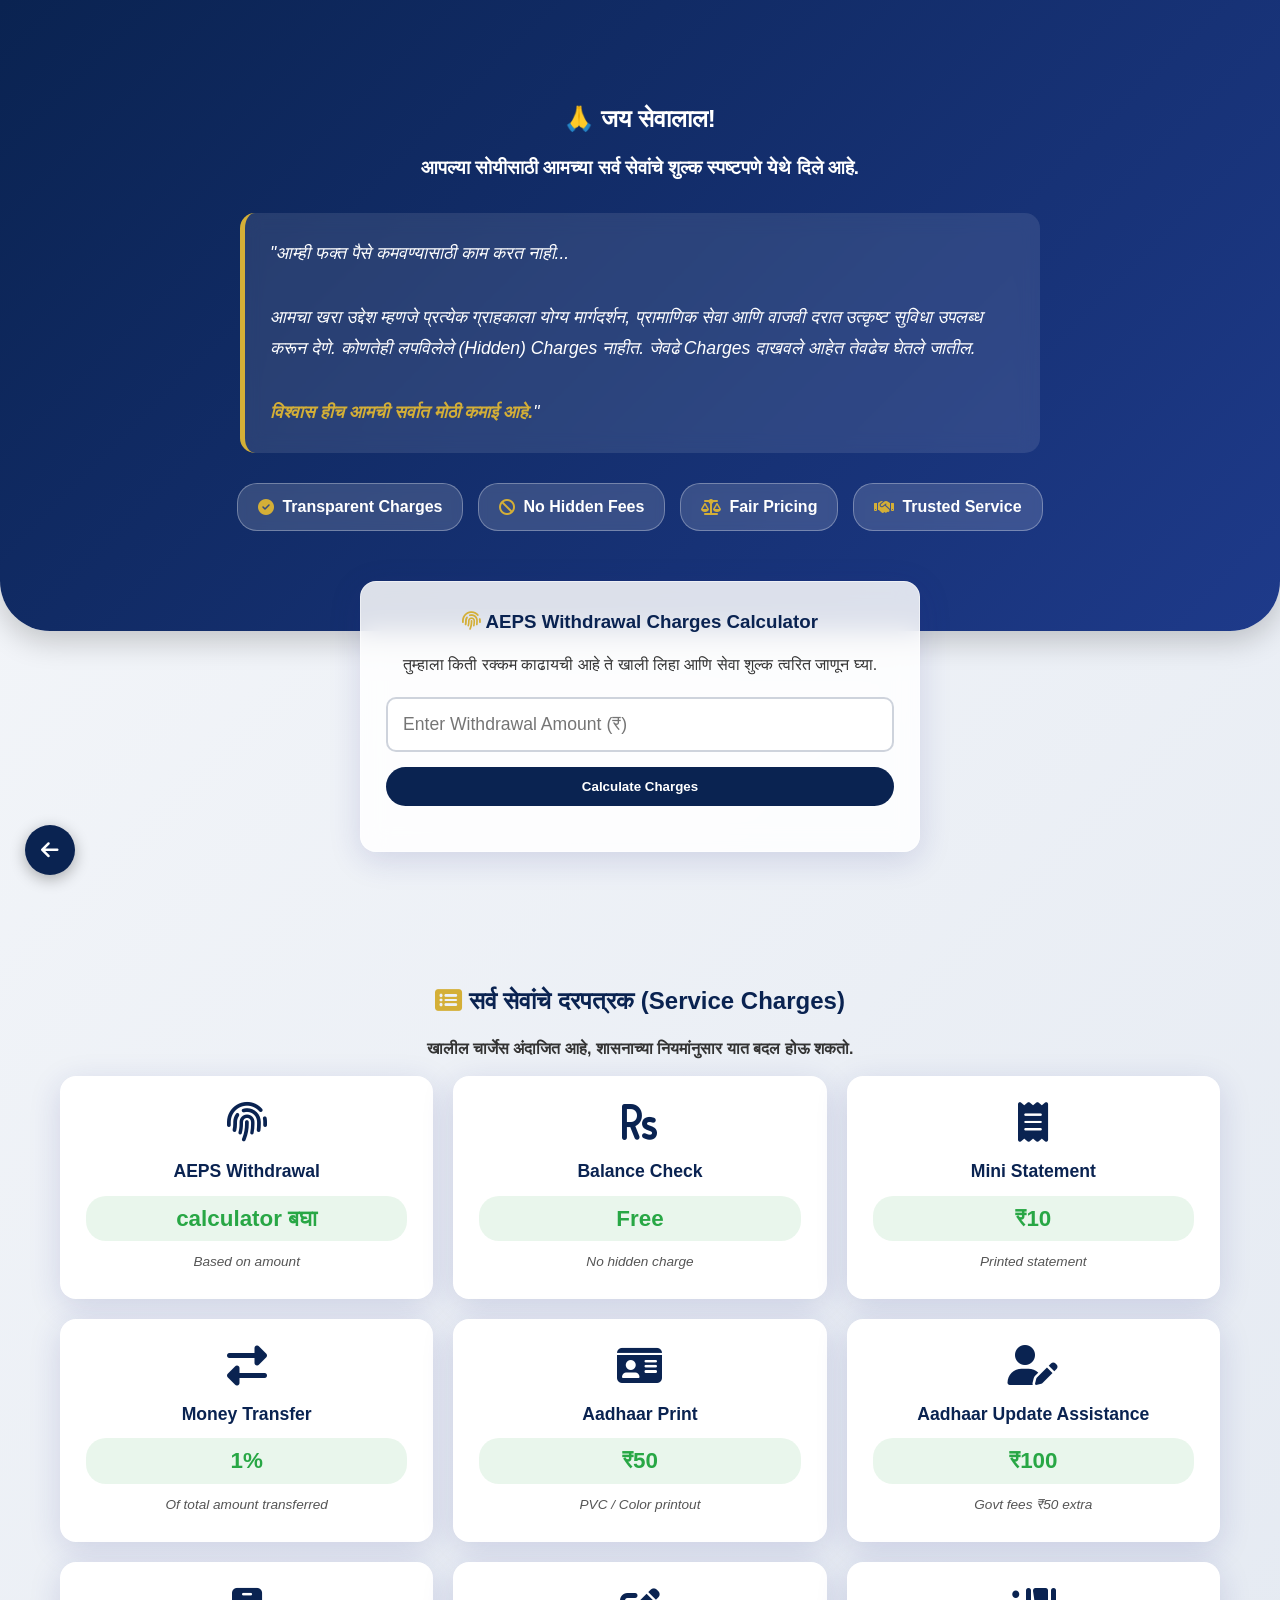
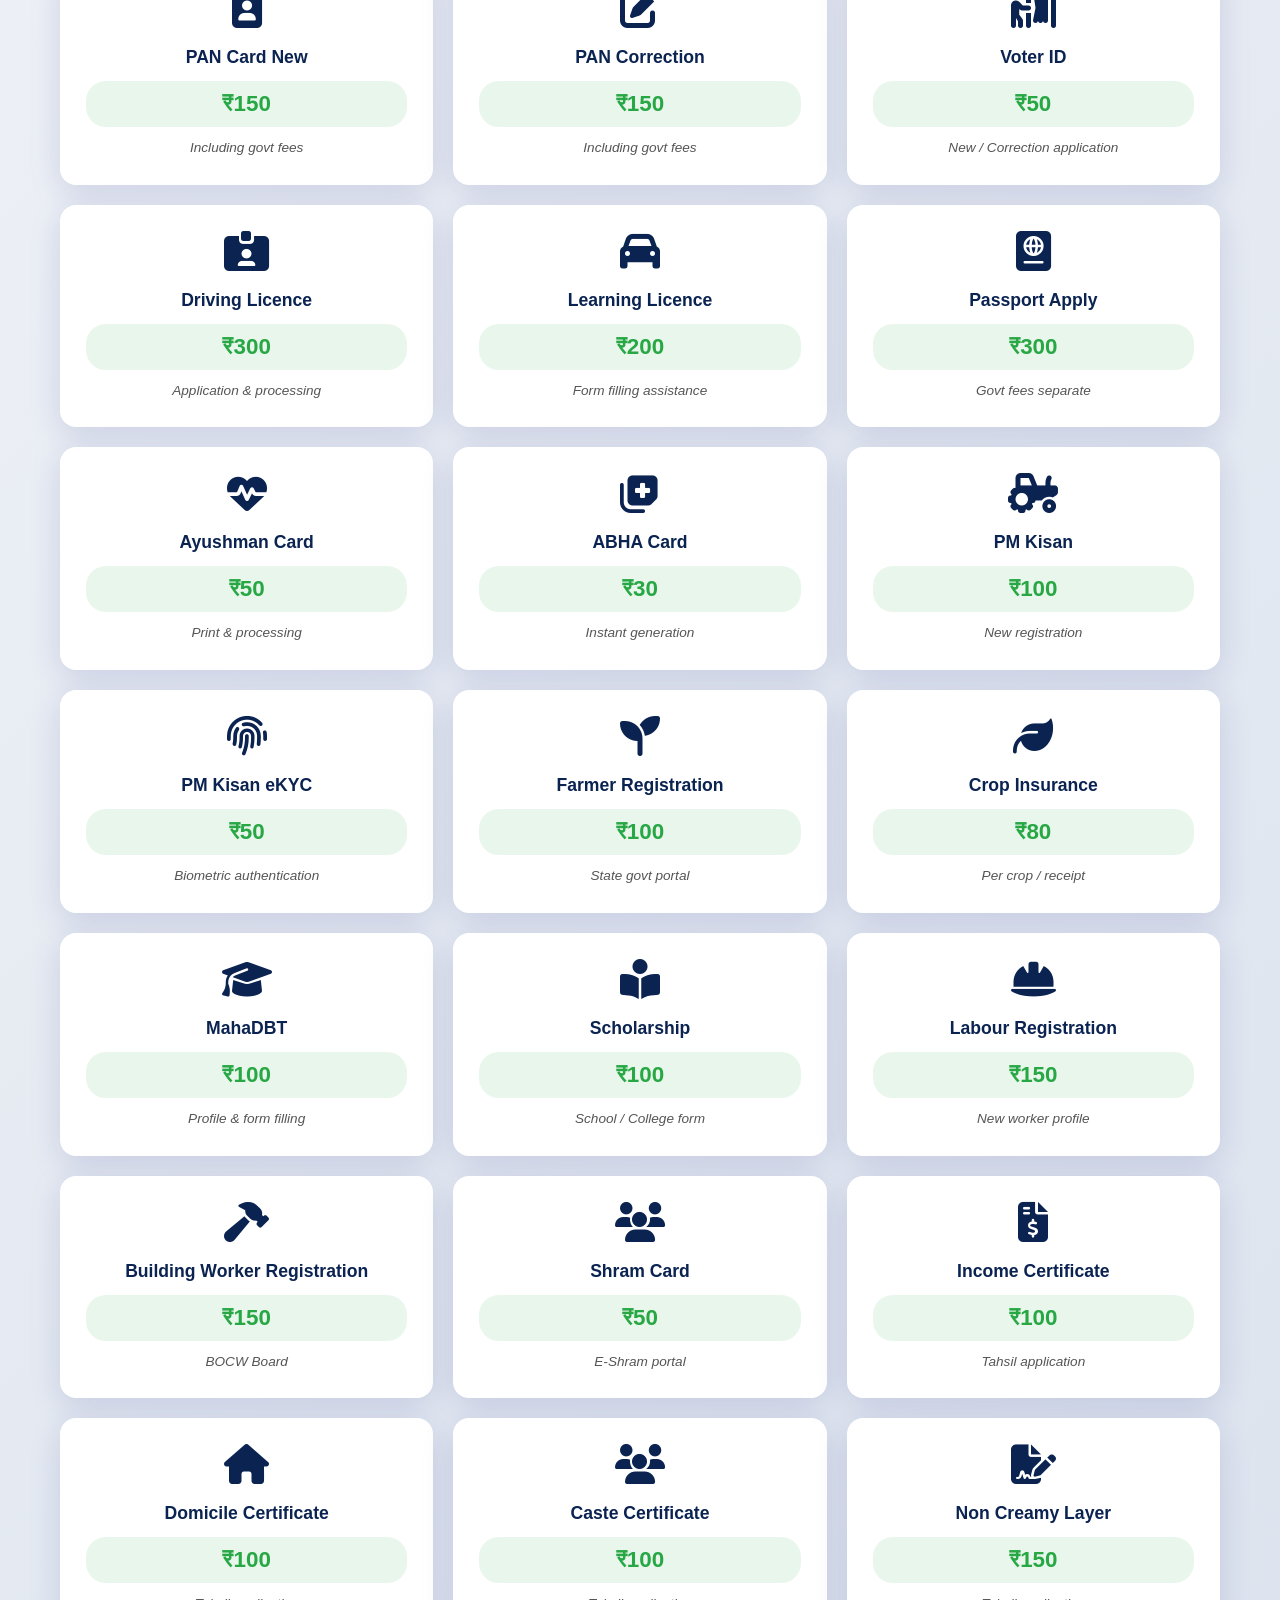
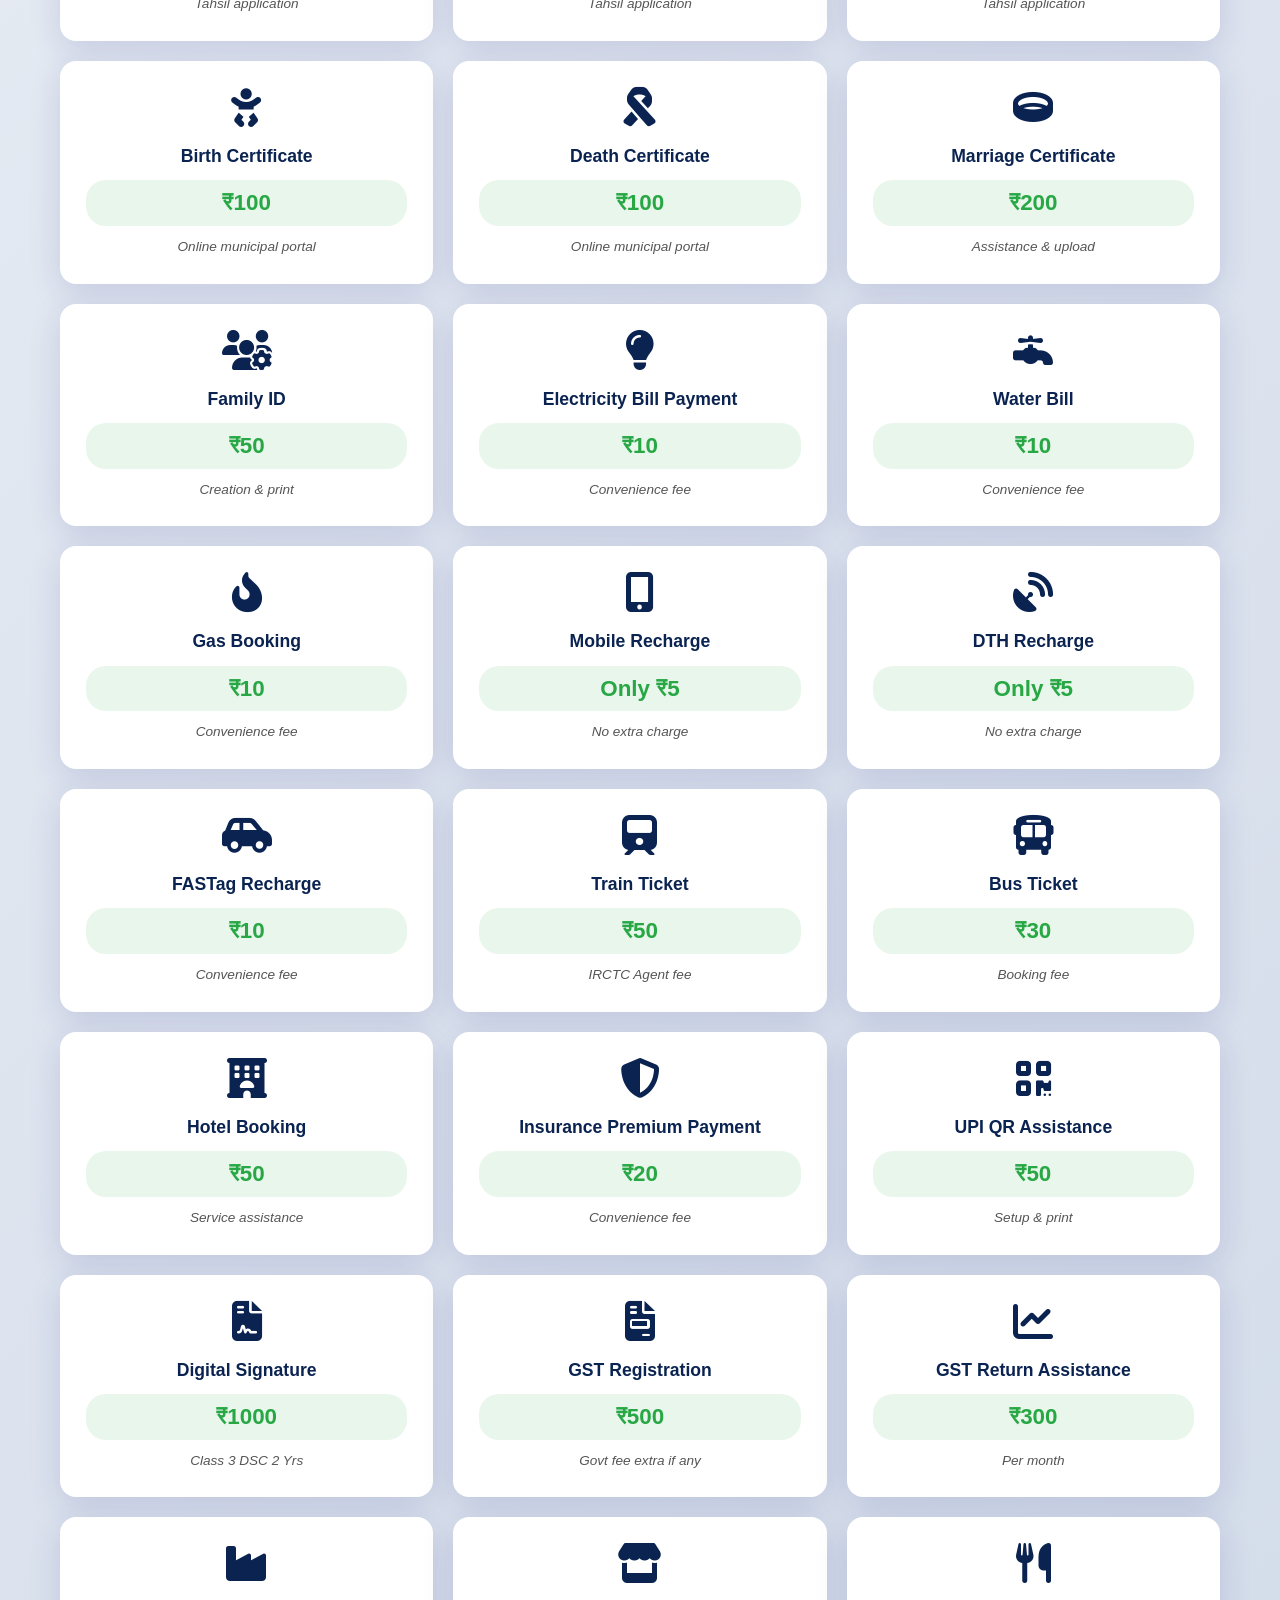
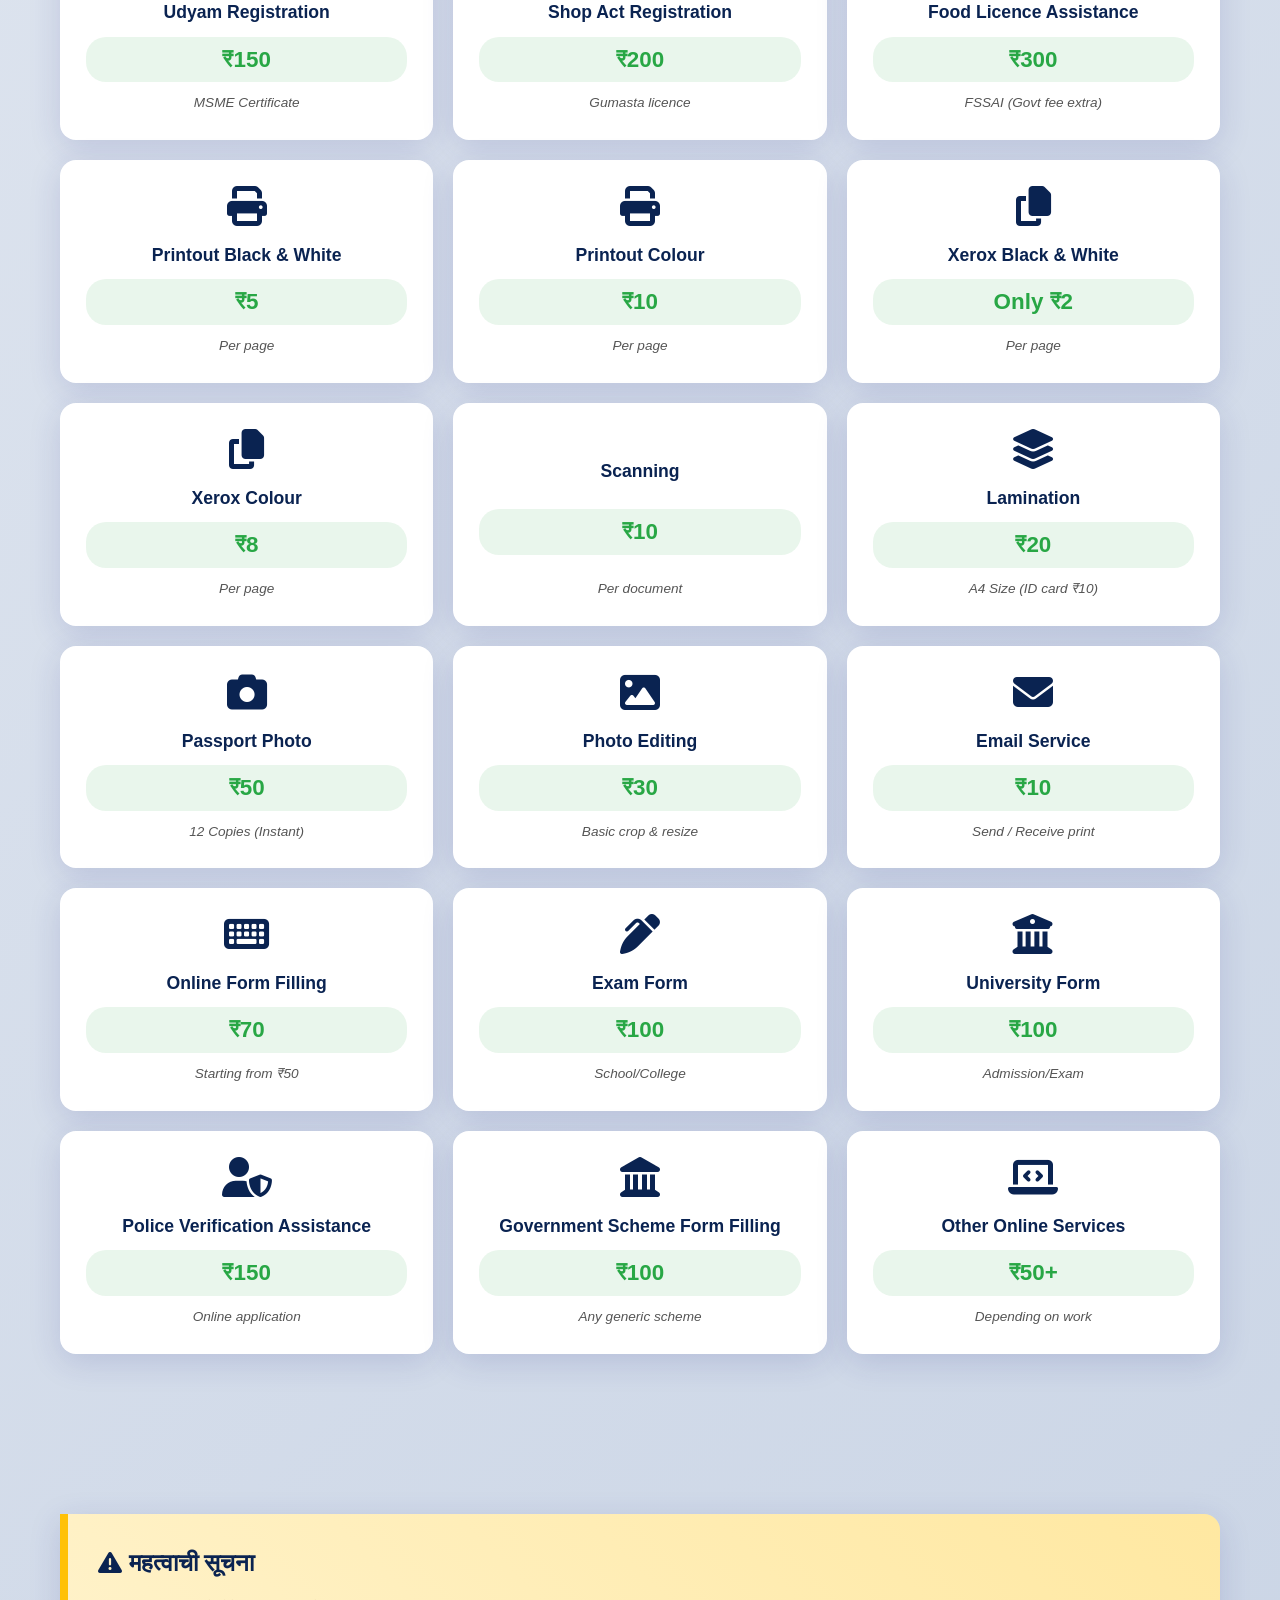
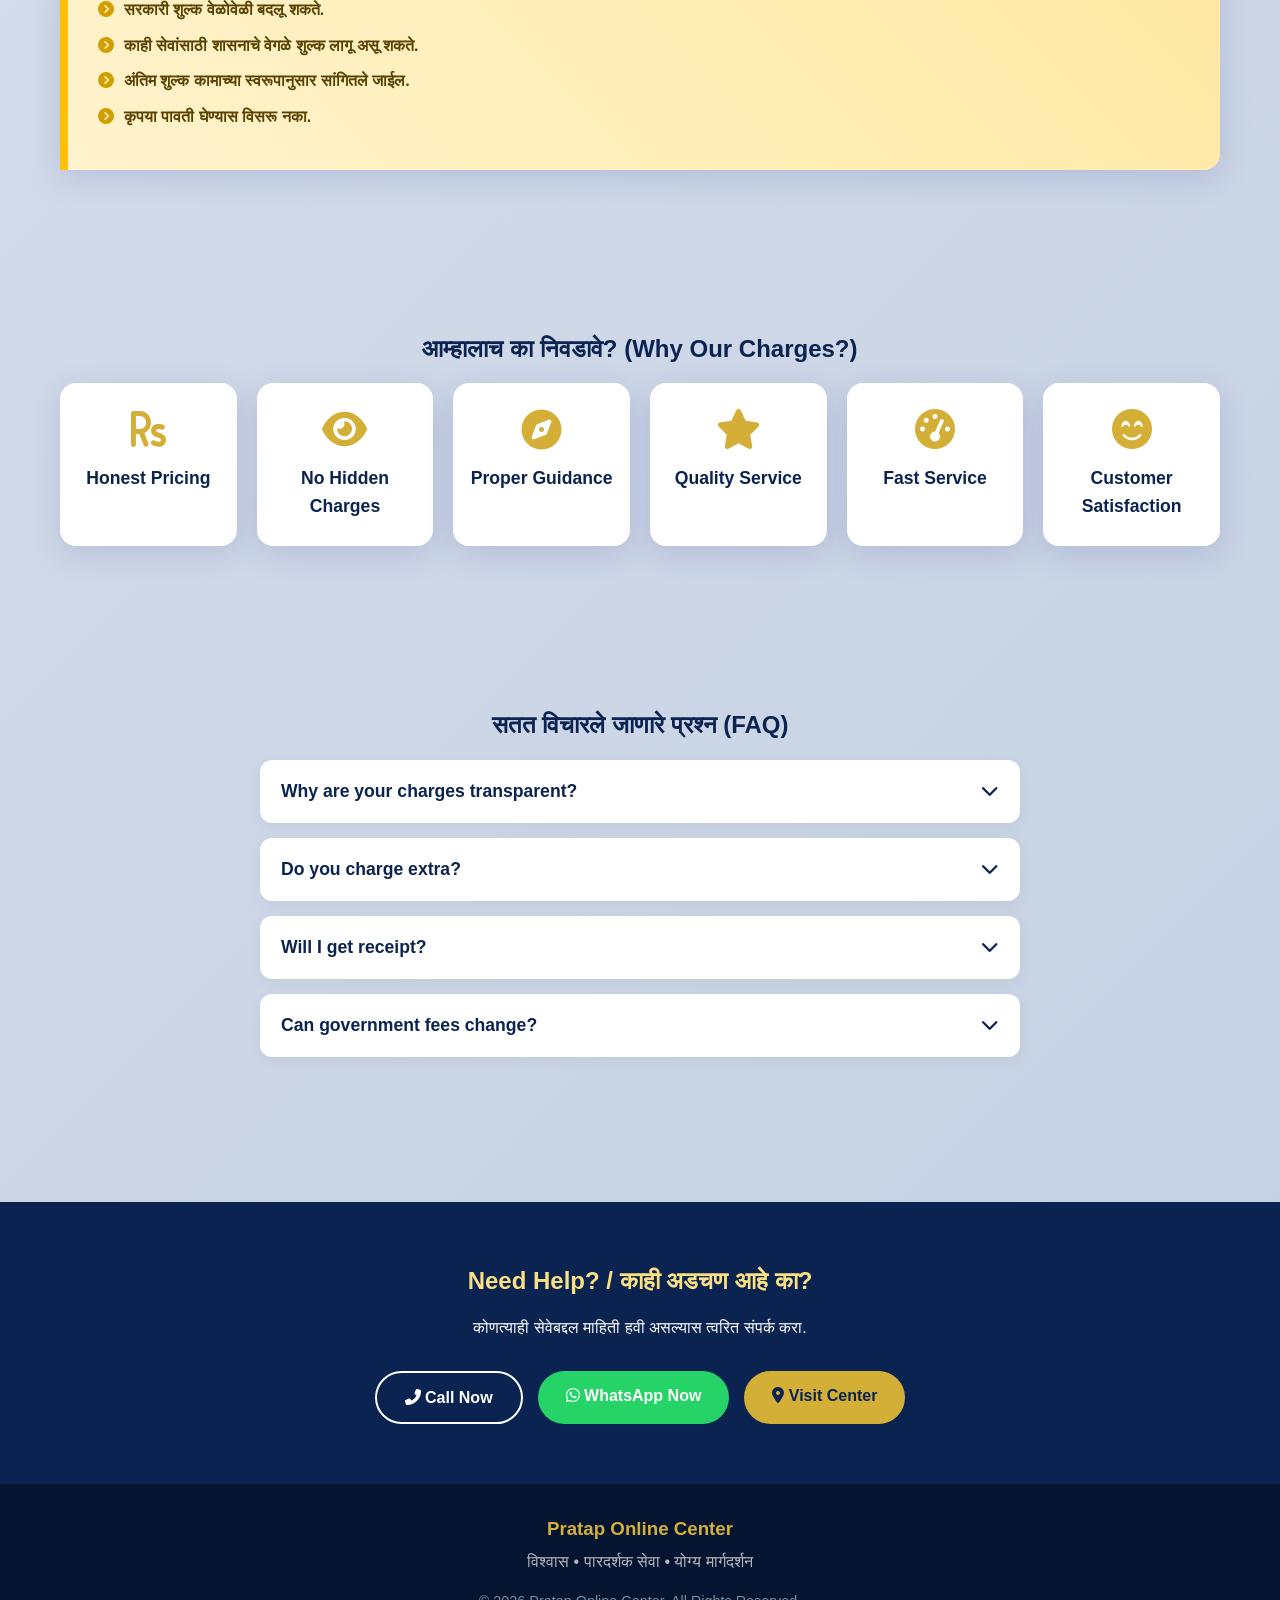
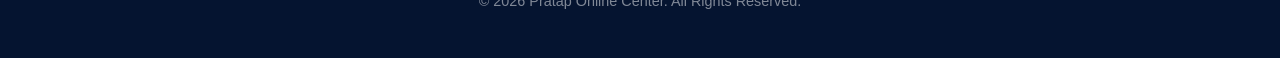
<file: charges.html>
<!DOCTYPE html>
<html lang="mr">
<head>
    <meta charset="UTF-8">
    <meta name="viewport" content="width=device-width, initial-scale=1.0, maximum-scale=1.0, user-scalable=no">
    <title>Service Charges | Pratap Online Center</title>
    <link rel="stylesheet" href="https://cdnjs.cloudflare.com/ajax/libs/font-awesome/6.4.0/css/all.min.css">
    <style>
        /* CSS Variables */
        :root {
            --royal-blue: #0a2351;
            --royal-blue-light: #1e3a8a;
            --gold: #d4af37;
            --gold-light: #fbe083;
            --white: #ffffff;
            --text-dark: #333333;
            --text-muted: #555555;
            --glass-bg: rgba(255, 255, 255, 0.85);
            --glass-border: rgba(255, 255, 255, 0.5);
            --glass-shadow: 0 8px 32px 0 rgba(31, 38, 135, 0.15);
            --gradient-bg: linear-gradient(135deg, #f5f7fa 0%, #c3cfe2 100%);
        }

        /* Reset & Base */
        * {
            margin: 0;
            padding: 0;
            box-sizing: border-box;
            font-family: 'Segoe UI', Tahoma, Geneva, Verdana, sans-serif;
        }

        body {
            background: var(--gradient-bg);
            color: var(--text-dark);
            line-height: 1.6;
            overflow-x: hidden;
            scroll-behavior: smooth;
        }

        /* Loading Screen */
        #loader {
            position: fixed;
            top: 0; left: 0; width: 100%; height: 100%;
            background: var(--royal-blue);
            display: flex;
            justify-content: center;
            align-items: center;
            z-index: 99999;
            transition: opacity 0.5s ease;
        }
        .spinner {
            width: 50px; height: 50px;
            border: 5px solid rgba(255,255,255,0.3);
            border-top: 5px solid var(--gold);
            border-radius: 50%;
            animation: spin 1s linear infinite;
        }
        @keyframes spin { 0% { transform: rotate(0deg); } 100% { transform: rotate(360deg); } }

        /* Typography */
        h1, h2, h3, h4, h5 { color: var(--royal-blue); margin-bottom: 15px; }
        p { margin-bottom: 15px; }
        .text-center { text-align: center; }
        .text-gold { color: var(--gold); }
        .text-white { color: var(--white); }
        .fw-bold { font-weight: bold; }

        /* Layout & Utilities */
        .container {
            max-width: 1200px;
            margin: 0 auto;
            padding: 0 20px;
        }
        .section-padding { padding: 80px 0; }
        
        /* Glassmorphism Classes */
        .glass-card {
            background: var(--glass-bg);
            backdrop-filter: blur(12px);
            -webkit-backdrop-filter: blur(12px);
            border: 1px solid var(--glass-border);
            border-radius: 16px;
            box-shadow: var(--glass-shadow);
            padding: 25px;
            transition: transform 0.3s ease, box-shadow 0.3s ease;
        }
        .glass-card:hover {
            transform: translateY(-5px);
            box-shadow: 0 12px 40px 0 rgba(31, 38, 135, 0.25);
        }

        /* Animations */
        .fade-in { opacity: 0; transform: translateY(30px); transition: opacity 0.8s ease, transform 0.8s ease; }
        .fade-in.visible { opacity: 1; transform: translateY(0); }

        /* Buttons */
        .btn {
            display: inline-block;
            padding: 12px 28px;
            border-radius: 30px;
            text-decoration: none;
            font-weight: bold;
            border: none;
            cursor: pointer;
            transition: all 0.3s ease;
            text-align: center;
        }
        .btn-primary { background: var(--royal-blue); color: var(--white); }
        .btn-primary:hover { background: var(--gold); color: var(--royal-blue); box-shadow: 0 4px 15px rgba(212, 175, 55, 0.4); }
        .btn-whatsapp { background: #25D366; color: white; }
        .btn-whatsapp:hover { background: #1ebd5a; box-shadow: 0 4px 15px rgba(37, 211, 102, 0.4); }
        
        /* Floating Buttons */
        .floating-btn {
            position: fixed;
            width: 50px; height: 50px;
            border-radius: 50%;
            display: flex; justify-content: center; align-items: center;
            color: white; font-size: 20px;
            text-decoration: none; z-index: 1000;
            box-shadow: 0 4px 15px rgba(0,0,0,0.3);
            transition: all 0.3s ease;
        }
        .floating-btn:hover { transform: scale(1.1); color: white; }
        .btn-back { bottom: 25px; left: 25px; background: var(--royal-blue); }
        .btn-top { bottom: 25px; right: 25px; background: var(--gold); color: var(--royal-blue); opacity: 0; pointer-events: none; }
        .btn-top.show { opacity: 1; pointer-events: auto; }

        /* Hero Section */
        .hero {
            background: linear-gradient(135deg, var(--royal-blue) 0%, var(--royal-blue-light) 100%);
            color: var(--white);
            padding: 100px 0;
            border-bottom-left-radius: 50px;
            border-bottom-right-radius: 50px;
            box-shadow: 0 10px 30px rgba(0,0,0,0.2);
            position: relative;
        }
        .hero h1, .hero h3 { color: var(--white); }
        .hero .tagline {
            font-size: 1.1rem;
            color: var(--white);
            font-style: italic;
            max-width: 800px;
            margin: 30px auto;
            line-height: 1.8;
            background: rgba(255, 255, 255, 0.1);
            backdrop-filter: blur(10px);
            padding: 25px;
            border-radius: 15px;
            border-left: 5px solid var(--gold);
            text-align: left;
        }
        .trust-badges {
            display: flex; flex-wrap: wrap; justify-content: center; gap: 15px; margin-top: 30px;
        }
        .badge {
            background: rgba(255,255,255,0.15);
            border: 1px solid rgba(255,255,255,0.3);
            padding: 10px 20px; border-radius: 20px;
            display: flex; align-items: center; gap: 8px;
            backdrop-filter: blur(5px);
            font-weight: bold;
        }
        .badge i { color: var(--gold); }

        /* Calculator Section */
        .calc-container {
            max-width: 600px;
            margin: -50px auto 50px;
            position: relative;
            z-index: 10;
        }
        .calc-input-group {
            display: flex; flex-direction: column; gap: 15px; margin: 20px 0;
        }
        .calc-input {
            width: 100%; padding: 15px; border-radius: 10px;
            border: 2px solid rgba(10, 35, 81, 0.2);
            font-size: 1.1rem; outline: none;
            background: var(--white);
            transition: border-color 0.3s;
        }
        .calc-input:focus { border-color: var(--royal-blue); }
        .calc-result {
            margin-top: 20px; padding: 15px; border-radius: 10px;
            background: rgba(212, 175, 55, 0.2);
            border: 1px solid var(--gold);
            color: var(--royal-blue); font-weight: bold; font-size: 1.2rem;
            text-align: center; opacity: 0; transition: opacity 0.4s ease;
            display: none;
        }

        /* Services Grid */
        .services-grid {
            display: grid;
            grid-template-columns: repeat(auto-fill, minmax(280px, 1fr));
            gap: 20px;
        }
        .service-item {
            display: flex; flex-direction: column; justify-content: space-between;
            text-align: center; position: relative; overflow: hidden;
            background: var(--white);
        }
        .service-icon {
            font-size: 2.5rem; color: var(--royal-blue);
            margin-bottom: 15px; transition: transform 0.3s;
        }
        .service-item:hover .service-icon { transform: scale(1.15); color: var(--gold); }
        .service-title { font-size: 1.1rem; font-weight: bold; margin-bottom: 10px; color: var(--royal-blue); }
        .service-price {
            font-size: 1.4rem; color: #28a745; font-weight: bold;
            background: rgba(40, 167, 69, 0.1);
            padding: 5px 15px; border-radius: 20px; display: inline-block;
        }
        .service-remark { font-size: 0.85rem; color: var(--text-muted); margin-top: 10px; font-style: italic; }

        /* Notice Box */
        .notice-box {
            background: linear-gradient(45deg, #fff3cd, #ffe8a1);
            border-left: 8px solid #ffc107;
            padding: 30px; border-radius: 0 16px 16px 0;
            box-shadow: var(--glass-shadow);
        }
        .notice-list { list-style: none; padding-left: 0; }
        .notice-list li { margin-bottom: 10px; display: flex; align-items: flex-start; gap: 10px; font-weight: bold; color: #5a4300; }
        .notice-list i { color: #d39e00; margin-top: 4px; }

        /* Features */
        .features-grid {
            display: grid; grid-template-columns: repeat(auto-fit, minmax(160px, 1fr)); gap: 20px;
        }
        .feature-card { text-align: center; padding: 25px 15px; background: var(--white); }
        .feature-card i { font-size: 2.5rem; color: var(--gold); margin-bottom: 15px; }
        .feature-card h4 { font-size: 1.1rem; color: var(--royal-blue); margin-bottom: 0; font-weight: bold; }

        /* FAQ */
        .faq-item {
            margin-bottom: 15px; border-radius: 12px;
            background: var(--white); border: 1px solid var(--glass-border);
            box-shadow: 0 4px 15px rgba(0,0,0,0.05); overflow: hidden;
        }
        .faq-question {
            width: 100%; text-align: left; padding: 20px; border: none; background: none;
            font-size: 1.1rem; font-weight: bold; color: var(--royal-blue); cursor: pointer;
            display: flex; justify-content: space-between; align-items: center;
        }
        .faq-answer {
            padding: 0 20px; max-height: 0; overflow: hidden;
            transition: max-height 0.4s ease, padding 0.4s ease;
            color: var(--text-muted);
        }
        .faq-item.active .faq-answer { padding: 0 20px 20px; max-height: 300px; }
        .faq-item.active .faq-question i { transform: rotate(180deg); }

        /* CTA & Footer */
        .cta-section {
            background: var(--royal-blue); color: white;
            text-align: center; padding: 60px 0; margin-top: 50px;
        }
        .cta-section h2 { color: var(--gold-light); }
        .cta-buttons { display: flex; justify-content: center; gap: 15px; flex-wrap: wrap; margin-top: 30px; }
        .btn-outline-light { border: 2px solid white; color: white; background: transparent; }
        .btn-outline-light:hover { background: white; color: var(--royal-blue); }
        
        footer {
            background: #051430; color: rgba(255,255,255,0.7);
            text-align: center; padding: 30px 0;
        }
        footer h3 { color: var(--gold); margin-bottom: 5px; }

        /* Mobile Adjustments */
        @media (max-width: 768px) {
            .hero { padding: 80px 0 60px; border-bottom-left-radius: 30px; border-bottom-right-radius: 30px; }
            .hero h1 { font-size: 2rem; }
            .hero .tagline { font-size: 1rem; text-align: center; }
            .calc-container { margin-top: -30px; }
            .services-grid { grid-template-columns: repeat(auto-fill, minmax(100%, 1fr)); }
            .section-padding { padding: 50px 0; }
        }
    </style>
</head>
<body>

    <!-- Loading Screen -->
    <div id="loader">
        <div class="spinner"></div>
    </div>

    <!-- Floating Buttons -->
    <a href="javascript:history.back()" class="floating-btn btn-back" title="Go Back"><i class="fas fa-arrow-left"></i></a>
    <a href="#" class="floating-btn btn-top" id="btnTop" title="Scroll to Top"><i class="fas fa-chevron-up"></i></a>

    <!-- Hero Section -->
    <section class="hero text-center">
        <div class="container fade-in visible">
            <h1>🙏 जय सेवालाल!</h1>
            <h3 class="mt-3">आपल्या सोयीसाठी आमच्या सर्व सेवांचे शुल्क स्पष्टपणे येथे दिले आहे.</h3>
            
            <div class="tagline">
                "आम्ही फक्त पैसे कमवण्यासाठी काम करत नाही...<br><br>
                आमचा खरा उद्देश म्हणजे प्रत्येक ग्राहकाला योग्य मार्गदर्शन, प्रामाणिक सेवा आणि वाजवी दरात उत्कृष्ट सुविधा उपलब्ध करून देणे. 
                कोणतेही लपविलेले (Hidden) Charges नाहीत. जेवढे Charges दाखवले आहेत तेवढेच घेतले जातील.<br><br>
                <span class="text-gold fw-bold">विश्वास हीच आमची सर्वात मोठी कमाई आहे.</span>"
            </div>

            <div class="trust-badges">
                <div class="badge"><i class="fas fa-check-circle"></i> Transparent Charges</div>
                <div class="badge"><i class="fas fa-ban"></i> No Hidden Fees</div>
                <div class="badge"><i class="fas fa-balance-scale"></i> Fair Pricing</div>
                <div class="badge"><i class="fas fa-handshake"></i> Trusted Service</div>
            </div>
        </div>
    </section>

    <!-- AEPS Calculator -->
    <div class="container calc-container fade-in">
        <div class="glass-card text-center">
            <h3><i class="fas fa-fingerprint text-gold"></i> AEPS Withdrawal Charges Calculator</h3>
            <p class="text-muted">तुम्हाला किती रक्कम काढायची आहे ते खाली लिहा आणि सेवा शुल्क त्वरित जाणून घ्या.</p>
            <div class="calc-input-group">
                <input type="number" id="aeps-amount" class="calc-input" placeholder="Enter Withdrawal Amount (₹)">
                <button class="btn btn-primary" onclick="calculateAeps()">Calculate Charges</button>
            </div>
            <div id="aeps-result" class="calc-result"></div>
        </div>
    </div>

    <!-- Full Service Charge List -->
    <section class="section-padding">
        <div class="container">
            <div class="text-center fade-in mb-5">
                <h2><i class="fas fa-list-alt text-gold"></i> सर्व सेवांचे दरपत्रक (Service Charges)</h2>
                <p class="text-muted fw-bold">खालील चार्जेस अंदाजित आहे, शासनाच्या नियमांनुसार यात बदल होऊ शकतो.</p>
            </div>

            <div class="services-grid" id="servicesGrid">
                <!-- Services will be loaded here safely -->
            </div>
        </div>
    </section>

    <!-- Important Notice -->
    <section class="section-padding pt-0">
        <div class="container fade-in">
            <div class="notice-box">
                <h2><i class="fas fa-exclamation-triangle"></i> महत्वाची सूचना</h2>
                <ul class="notice-list">
                    <li><i class="fas fa-chevron-circle-right"></i> सरकारी शुल्क वेळोवेळी बदलू शकते.</li>
                    <li><i class="fas fa-chevron-circle-right"></i> काही सेवांसाठी शासनाचे वेगळे शुल्क लागू असू शकते.</li>
                    <li><i class="fas fa-chevron-circle-right"></i> अंतिम शुल्क कामाच्या स्वरूपानुसार सांगितले जाईल.</li>
                    <li><i class="fas fa-chevron-circle-right"></i> कृपया पावती घेण्यास विसरू नका.</li>
                </ul>
            </div>
        </div>
    </section>

    <!-- Why Our Charges? -->
    <section class="section-padding pb-0">
        <div class="container fade-in">
            <h2 class="text-center mb-5">आम्हालाच का निवडावे? (Why Our Charges?)</h2>
            <div class="features-grid">
                <div class="glass-card feature-card"><i class="fas fa-rupee-sign"></i><h4>Honest Pricing</h4></div>
                <div class="glass-card feature-card"><i class="fas fa-eye"></i><h4>No Hidden Charges</h4></div>
                <div class="glass-card feature-card"><i class="fas fa-compass"></i><h4>Proper Guidance</h4></div>
                <div class="glass-card feature-card"><i class="fas fa-star"></i><h4>Quality Service</h4></div>
                <div class="glass-card feature-card"><i class="fas fa-tachometer-alt"></i><h4>Fast Service</h4></div>
                <div class="glass-card feature-card"><i class="fas fa-smile-beam"></i><h4>Customer Satisfaction</h4></div>
            </div>
        </div>
    </section>

    <!-- FAQ Section -->
    <section class="section-padding">
        <div class="container fade-in" style="max-width: 800px;">
            <h2 class="text-center mb-5">सतत विचारले जाणारे प्रश्न (FAQ)</h2>
            
            <div class="faq-item">
                <button class="faq-question">Why are your charges transparent? <i class="fas fa-chevron-down"></i></button>
                <div class="faq-answer"><p>We believe in building trust with our customers. Showing clear charges ensures there is no confusion or hidden fees, providing you with a fair and honest service experience.</p></div>
            </div>
            
            <div class="faq-item">
                <button class="faq-question">Do you charge extra? <i class="fas fa-chevron-down"></i></button>
                <div class="faq-answer"><p>No, we do not charge anything extra beyond what is stated in our transparent pricing list or communicated upfront based on government fees.</p></div>
            </div>

            <div class="faq-item">
                <button class="faq-question">Will I get receipt? <i class="fas fa-chevron-down"></i></button>
                <div class="faq-answer"><p>Yes, absolutely. We provide a receipt for every transaction and service completed at our center. Please ensure you collect it.</p></div>
            </div>

            <div class="faq-item">
                <button class="faq-question">Can government fees change? <i class="fas fa-chevron-down"></i></button>
                <div class="faq-answer"><p>Yes, government portal fees and taxes are subject to change as per official policies. If a fee changes, we will inform you before processing your application.</p></div>
            </div>
        </div>
    </section>

    <!-- Call to Action -->
    <section class="cta-section fade-in">
        <div class="container">
            <h2>Need Help? / काही अडचण आहे का?</h2>
            <p>कोणत्याही सेवेबद्दल माहिती हवी असल्यास त्वरित संपर्क करा.</p>
            <div class="cta-buttons">
                <a href="tel:+917719984464" class="btn btn-outline-light"><i class="fas fa-phone-alt"></i> Call Now</a>
                <a href="https://wa.me/917719984464" target="_blank" class="btn btn-whatsapp"><i class="fab fa-whatsapp"></i> WhatsApp Now</a>
                <a href="#" class="btn btn-primary" style="background: var(--gold); color: var(--royal-blue);"><i class="fas fa-map-marker-alt"></i> Visit Center</a>
            </div>
        </div>
    </section>

    <!-- Footer -->
    <footer>
        <div class="container">
            <h3>Pratap Online Center</h3>
            <p>विश्वास • पारदर्शक सेवा • योग्य मार्गदर्शन</p>
            <p style="font-size: 0.9rem; margin-top: 15px; opacity: 0.7;">&copy; 2026 Pratap Online Center. All Rights Reserved.</p>
        </div>
    </footer>

    <script>
        // Highly Reliable Loader Removal
        function hideLoader() {
            const loader = document.getElementById('loader');
            if (loader) {
                loader.style.opacity = '0';
                setTimeout(() => { loader.style.display = 'none'; }, 300);
            }
        }
        window.addEventListener('load', hideLoader);
        document.addEventListener('DOMContentLoaded', () => { setTimeout(hideLoader, 1500); }); // Failsafe timeout

        // Scroll to Top Button
        const btnTop = document.getElementById('btnTop');
        window.addEventListener('scroll', () => {
            if (window.scrollY > 300) btnTop.classList.add('show');
            else btnTop.classList.remove('show');
        });
        btnTop.addEventListener('click', (e) => {
            e.preventDefault();
            window.scrollTo({ top: 0, behavior: 'smooth' });
        });

        // FAQ Logic
        document.querySelectorAll('.faq-question').forEach(button => {
            button.addEventListener('click', () => {
                const faqItem = button.parentElement;
                const isActive = faqItem.classList.contains('active');
                document.querySelectorAll('.faq-item').forEach(item => item.classList.remove('active'));
                if (!isActive) faqItem.classList.add('active');
            });
        });

        // AEPS Calculator Logic
        function calculateAeps() {
            const amount = parseFloat(document.getElementById('aeps-amount').value);
            const resultDiv = document.getElementById('aeps-result');
            
            resultDiv.style.display = 'block';
            resultDiv.style.opacity = '0';
            
            setTimeout(() => {
                let text = "";
                let color = "var(--royal-blue)";

                if (isNaN(amount) || amount < 0) {
    text = "Please Enter Valid Amount.";
    color = "red";

} else if (amount >= 1 && amount <= 499) {
    text = "तुमच्या साठी Free(₹0)";
    color = "green";

} else if (amount >= 500 && amount <= 1000) {
    text = "Charge: फक्त ₹10";

} else if (amount >= 1001 && amount <= 2000) {
    text = "Charge: फक्त ₹15";

} else if (amount >= 2001 && amount <= 3000) {
    text = "Charge: फक्त ₹20";

} else if (amount >= 3001 && amount <= 5000) {
    text = "Charge: फक्त ₹30";

} else if (amount >= 5001 && amount <= 7000) {
    text = "Charge: फक्त ₹50";

} else if (amount >= 7001 && amount <= 9000) {
    text = "Charge: फक्त ₹70";

} else if (amount >= 9001 && amount <= 10000) {
    text = "Charge: फक्त ₹80";

} else {
    text = "7719984464 call me.";
    color = "red";
}
                
                resultDiv.innerHTML = text;
                resultDiv.style.color = color;
                resultDiv.style.opacity = '1';
            }, 100);
        }

        // Services Array Definition & Rendering
        document.addEventListener('DOMContentLoaded', () => {
            const services = [
                { name: "AEPS Withdrawal", price: "calculator बघा", icon: "fa-fingerprint", remark: "Based on amount" },
                { name: "Balance Check", price: "Free", icon: "fa-rupee-sign", remark: "No hidden charge" },
                { name: "Mini Statement", price: "₹10", icon: "fa-receipt", remark: "Printed statement" },
                { name: "Money Transfer", price: "1%", icon: "fa-exchange-alt", remark: "Of total amount transferred" },
                { name: "Aadhaar Print", price: "₹50", icon: "fa-id-card", remark: "PVC / Color printout" },
                { name: "Aadhaar Update Assistance", price: "₹100", icon: "fa-user-edit", remark: "Govt fees ₹50 extra" },
                { name: "PAN Card New", price: "₹150", icon: "fa-id-badge", remark: "Including govt fees" },
                { name: "PAN Correction", price: "₹150", icon: "fa-edit", remark: "Including govt fees" },
                { name: "Voter ID", price: "₹50", icon: "fa-person-booth", remark: "New / Correction application" },
                { name: "Driving Licence", price: "₹300", icon: "fa-id-card-clip", remark: "Application & processing" },
                { name: "Learning Licence", price: "₹200", icon: "fa-car", remark: "Form filling assistance" },
                { name: "Passport Apply", price: "₹300", icon: "fa-passport", remark: "Govt fees separate" },
                { name: "Ayushman Card", price: "₹50", icon: "fa-heartbeat", remark: "Print & processing" },
                { name: "ABHA Card", price: "₹30", icon: "fa-notes-medical", remark: "Instant generation" },
                { name: "PM Kisan", price: "₹100", icon: "fa-tractor", remark: "New registration" },
                { name: "PM Kisan eKYC", price: "₹50", icon: "fa-fingerprint", remark: "Biometric authentication" },
                { name: "Farmer Registration", price: "₹100", icon: "fa-seedling", remark: "State govt portal" },
                { name: "Crop Insurance", price: "₹80", icon: "fa-leaf", remark: "Per crop / receipt" },
                { name: "MahaDBT", price: "₹100", icon: "fa-graduation-cap", remark: "Profile & form filling" },
                { name: "Scholarship", price: "₹100", icon: "fa-book-reader", remark: "School / College form" },
                { name: "Labour Registration", price: "₹150", icon: "fa-hard-hat", remark: "New worker profile" },
                { name: "Building Worker Registration", price: "₹150", icon: "fa-hammer", remark: "BOCW Board" },
                { name: "Shram Card", price: "₹50", icon: "fa-users", remark: "E-Shram portal" },
                { name: "Income Certificate", price: "₹100", icon: "fa-file-invoice-dollar", remark: "Tahsil application" },
                { name: "Domicile Certificate", price: "₹100", icon: "fa-home", remark: "Tahsil application" },
                { name: "Caste Certificate", price: "₹100", icon: "fa-users", remark: "Tahsil application" },
                { name: "Non Creamy Layer", price: "₹150", icon: "fa-file-signature", remark: "Tahsil application" },
                { name: "Birth Certificate", price: "₹100", icon: "fa-baby", remark: "Online municipal portal" },
                { name: "Death Certificate", price: "₹100", icon: "fa-ribbon", remark: "Online municipal portal" },
                { name: "Marriage Certificate", price: "₹200", icon: "fa-ring", remark: "Assistance & upload" },
                { name: "Family ID", price: "₹50", icon: "fa-users-cog", remark: "Creation & print" },
                { name: "Electricity Bill Payment", price: "₹10", icon: "fa-lightbulb", remark: "Convenience fee" },
                { name: "Water Bill", price: "₹10", icon: "fa-faucet", remark: "Convenience fee" },
                { name: "Gas Booking", price: "₹10", icon: "fa-fire-alt", remark: "Convenience fee" },
                { name: "Mobile Recharge", price: "Only ₹5", icon: "fa-mobile-alt", remark: "No extra charge" },
                { name: "DTH Recharge", price: "Only ₹5", icon: "fa-satellite-dish", remark: "No extra charge" },
                { name: "FASTag Recharge", price: "₹10", icon: "fa-car-side", remark: "Convenience fee" },
                { name: "Train Ticket", price: "₹50", icon: "fa-train", remark: "IRCTC Agent fee" },
                { name: "Bus Ticket", price: "₹30", icon: "fa-bus", remark: "Booking fee" },
                { name: "Hotel Booking", price: "₹50", icon: "fa-hotel", remark: "Service assistance" },
                { name: "Insurance Premium Payment", price: "₹20", icon: "fa-shield-alt", remark: "Convenience fee" },
                { name: "UPI QR Assistance", price: "₹50", icon: "fa-qrcode", remark: "Setup & print" },
                { name: "Digital Signature", price: "₹1000", icon: "fa-file-contract", remark: "Class 3 DSC 2 Yrs" },
                { name: "GST Registration", price: "₹500", icon: "fa-file-invoice", remark: "Govt fee extra if any" },
                { name: "GST Return Assistance", price: "₹300", icon: "fa-chart-line", remark: "Per month" },
                { name: "Udyam Registration", price: "₹150", icon: "fa-industry", remark: "MSME Certificate" },
                { name: "Shop Act Registration", price: "₹200", icon: "fa-store", remark: "Gumasta licence" },
                { name: "Food Licence Assistance", price: "₹300", icon: "fa-utensils", remark: "FSSAI (Govt fee extra)" },
                { name: "Printout Black & White", price: "₹5", icon: "fa-print", remark: "Per page" },
                { name: "Printout Colour", price: "₹10", icon: "fa-print", remark: "Per page" },
                { name: "Xerox Black & White", price: "Only ₹2", icon: "fa-copy", remark: "Per page" },
                { name: "Xerox Colour", price: "₹8", icon: "fa-copy", remark: "Per page" },
                { name: "Scanning", price: "₹10", icon: "fa-scanner", remark: "Per document" },
                { name: "Lamination", price: "₹20", icon: "fa-layer-group", remark: "A4 Size (ID card ₹10)" },
                { name: "Passport Photo", price: "₹50", icon: "fa-camera", remark: "12 Copies (Instant)" },
                { name: "Photo Editing", price: "₹30", icon: "fa-image", remark: "Basic crop & resize" },
                { name: "Email Service", price: "₹10", icon: "fa-envelope", remark: "Send / Receive print" },
                { name: "Online Form Filling", price: "₹70", icon: "fa-keyboard", remark: "Starting from ₹50" },
                { name: "Exam Form", price: "₹100", icon: "fa-pen-alt", remark: "School/College" },
                { name: "University Form", price: "₹100", icon: "fa-university", remark: "Admission/Exam" },
                { name: "Police Verification Assistance", price: "₹150", icon: "fa-user-shield", remark: "Online application" },
                { name: "Government Scheme Form Filling", price: "₹100", icon: "fa-landmark", remark: "Any generic scheme" },
                { name: "Other Online Services", price: "₹50+", icon: "fa-laptop-code", remark: "Depending on work" }
            ];

            const gridContainer = document.getElementById('servicesGrid');
            let htmlContent = '';

            services.forEach((service) => {
                htmlContent += `
                    <div class="glass-card service-item fade-in">
                        <i class="fas ${service.icon} service-icon"></i>
                        <div class="service-title">${service.name}</div>
                        <div class="service-price">${service.price}</div>
                        <div class="service-remark">${service.remark}</div>
                    </div>
                `;
            });

            gridContainer.innerHTML = htmlContent;

            // Intersection Observer for Scroll Animations
            const observer = new IntersectionObserver((entries) => {
                entries.forEach(entry => {
                    if (entry.isIntersecting) {
                        entry.target.classList.add('visible');
                    }
                });
            }, { threshold: 0.1 });

            document.querySelectorAll('.fade-in').forEach(el => observer.observe(el));
        });
    </script>
</body>
</html>
</file>
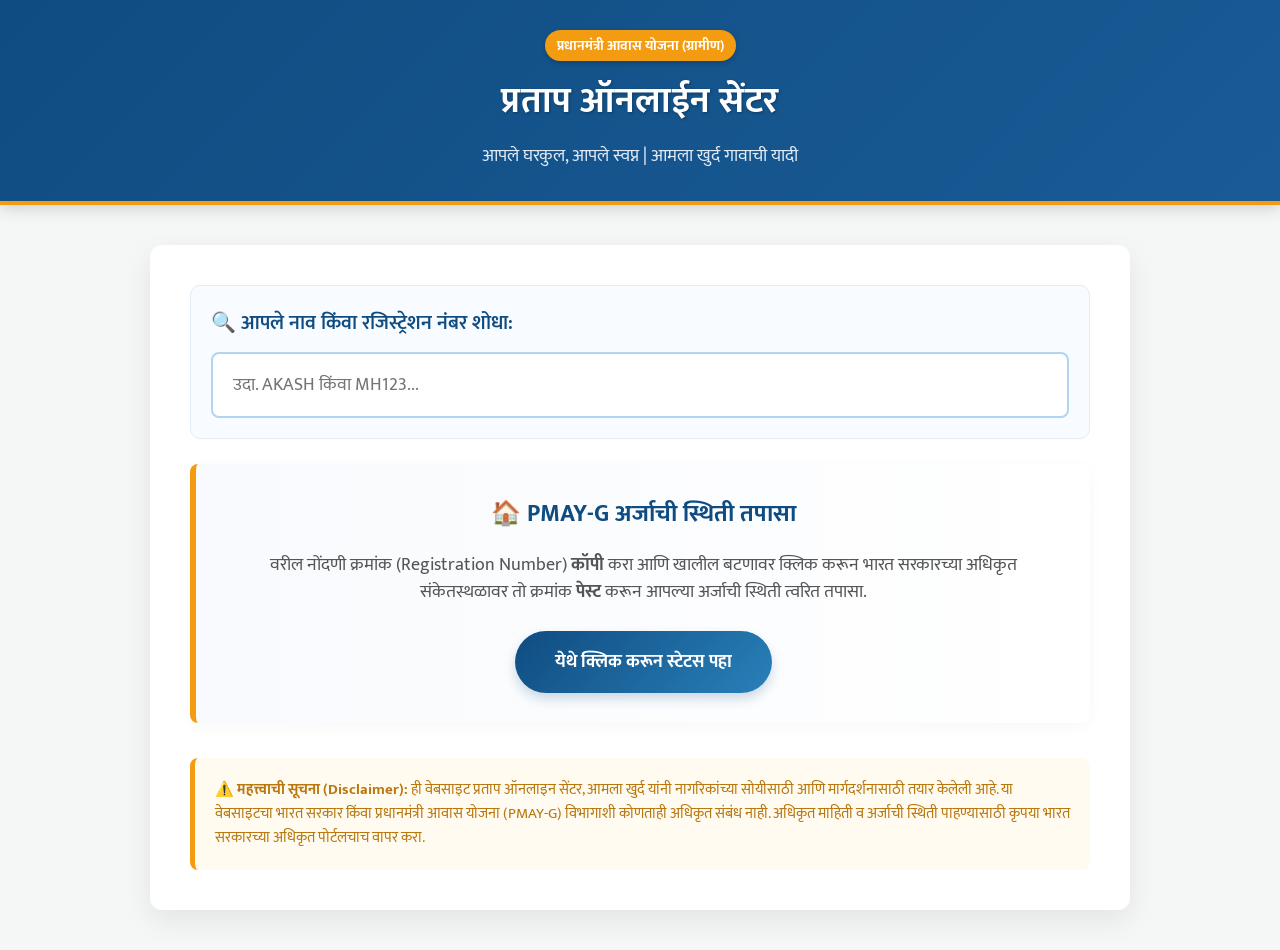
<file: pmay-g.html>
<!DOCTYPE html>
<html lang="hi">
<head>
    <meta charset="UTF-8">
    <meta name="viewport" content="width=device-width, initial-scale=1.0">
    <title>PMAY-G Status Check - प्रताप ऑनलाईन सेंटर</title>
    
    <!-- Google Fonts for Marathi Typography -->
    <link href="https://fonts.googleapis.com/css2?family=Mukta:wght@300;400;600;700&display=swap" rel="stylesheet">
    
    <style>
        :root {
            --primary: #0f4c81; /* Deep Trust Blue */
            --secondary: #f39c12; /* Saffron/Orange Accent */
            --bg-color: #f4f7f6;
            --text-dark: #2c3e50;
            --success: #27ae60;
            --danger: #e74c3c;
        }

        body {
            font-family: 'Mukta', 'Segoe UI', Tahoma, Geneva, sans-serif;
            background-color: var(--bg-color);
            margin: 0;
            padding: 0;
            color: var(--text-dark);
        }

        /* Premium Header */
        .header {
            background: linear-gradient(135deg, var(--primary) 0%, #1a5b96 100%);
            color: #ffffff;
            padding: 30px 20px;
            text-align: center;
            box-shadow: 0 4px 15px rgba(0,0,0,0.15);
            border-bottom: 4px solid var(--secondary);
        }
        .header h1 {
            margin: 0;
            font-size: 36px;
            font-weight: 700;
            letter-spacing: 0.5px;
            text-shadow: 1px 1px 3px rgba(0,0,0,0.3);
        }
        .header p {
            margin: 10px 0 0;
            font-size: 18px;
            color: #e0eaf5;
            font-weight: 400;
        }
        .badge {
            background-color: var(--secondary);
            color: #fff;
            padding: 4px 12px;
            border-radius: 20px;
            font-size: 14px;
            font-weight: bold;
            display: inline-block;
            margin-bottom: 10px;
            box-shadow: 0 2px 5px rgba(0,0,0,0.2);
        }

        .container {
            max-width: 900px;
            margin: 40px auto;
            background: #ffffff;
            padding: 40px;
            border-radius: 12px;
            box-shadow: 0 10px 30px rgba(0,0,0,0.08);
        }
        
        /* Search Box Styles */
        .search-section {
            margin-bottom: 25px;
            background: #f8fbff;
            padding: 20px;
            border-radius: 10px;
            border: 1px solid #e1ecf4;
        }
        .search-label {
            display: block;
            margin-bottom: 12px;
            font-weight: 600;
            color: var(--primary);
            font-size: 20px;
        }
        .search-box {
            width: 100%;
            padding: 16px 20px;
            border: 2px solid #b3d4f0;
            border-radius: 8px;
            font-size: 18px;
            font-family: 'Mukta', sans-serif;
            box-sizing: border-box;
            outline: none;
            transition: all 0.3s ease;
            background-color: #fff;
        }
        .search-box:focus {
            border-color: var(--primary);
            box-shadow: 0 0 12px rgba(15, 76, 129, 0.15);
        }

        /* Status Messages */
        .status-box {
            display: none;
            padding: 18px;
            margin-bottom: 25px;
            border-radius: 8px;
            font-size: 18px;
            text-align: center;
            animation: fadeIn 0.4s ease-in-out;
        }
        @keyframes fadeIn {
            from { opacity: 0; transform: translateY(-10px); }
            to { opacity: 1; transform: translateY(0); }
        }
        .status-success {
            background-color: #e8f8f5;
            color: #117a65;
            border: 2px solid #a3e4d7;
        }
        .status-error {
            background-color: #fdedec;
            color: #c0392b;
            border: 2px solid #f5b7b1;
        }
        .status-box b { font-size: 20px; }

        /* Table Styles */
        .table-container {
            display: none; /* Hidden by default */
            max-height: 450px;
            overflow-y: auto;
            border: 1px solid #e1ecf4;
            border-radius: 10px;
            margin-bottom: 30px;
            box-shadow: 0 4px 15px rgba(0,0,0,0.03);
        }
        table {
            width: 100%;
            border-collapse: collapse;
            background-color: #fff;
        }
        th, td {
            padding: 16px;
            text-align: left;
            border-bottom: 1px solid #eef2f5;
            font-size: 16px;
        }
        th {
            background-color: var(--primary);
            color: white;
            position: sticky;
            top: 0;
            z-index: 10;
            font-weight: 600;
            letter-spacing: 0.5px;
        }
        tr:nth-child(even) { background-color: #f9fbfd; }
        tr:hover { background-color: #f1f6fa; }

        /* Copy Button */
        .copy-btn {
            background-color: #e2e8f0;
            border: none;
            padding: 6px 14px;
            border-radius: 6px;
            cursor: pointer;
            font-size: 14px;
            font-weight: 600;
            color: var(--primary);
            margin-left: 15px;
            transition: all 0.2s;
            font-family: inherit;
        }
        .copy-btn:hover {
            background-color: #cbd5e1;
            transform: translateY(-1px);
        }
        .copy-btn.copied {
            background-color: var(--success);
            color: white;
            box-shadow: 0 2px 8px rgba(39, 174, 96, 0.4);
        }

        /* Action Button Section */
        .action-section {
            background: linear-gradient(to right, #f8fafd, #ffffff);
            border-left: 6px solid var(--secondary);
            padding: 30px;
            border-radius: 8px;
            text-align: center;
            margin-top: 20px;
            box-shadow: 0 4px 15px rgba(0,0,0,0.03);
        }
        .action-section h2 {
            margin-top: 0;
            color: var(--primary);
            font-size: 24px;
            margin-bottom: 15px;
        }
        .action-section p {
            color: #555;
            font-size: 18px;
            margin-bottom: 25px;
            line-height: 1.5;
        }
        .btn {
            display: inline-block;
            padding: 16px 40px;
            color: #ffffff;
            text-decoration: none;
            border-radius: 50px;
            font-weight: 700;
            font-size: 18px;
            transition: all 0.3s;
            border: none;
            cursor: pointer;
            box-shadow: 0 6px 12px rgba(15, 76, 129, 0.2);
            background: linear-gradient(135deg, var(--primary), #2980b9);
        }
        .btn:hover {
            background: linear-gradient(135deg, #1a5b96, #2471a3);
            box-shadow: 0 8px 15px rgba(15, 76, 129, 0.3);
            transform: translateY(-2px);
        }

        /* Disclaimer */
        .disclaimer {
            margin-top: 35px;
            padding: 20px;
            background-color: #fffbf0;
            border-left: 5px solid #f39c12;
            color: #b9770e;
            font-size: 15px;
            border-radius: 8px;
            line-height: 1.6;
        }
        
        @media (max-width: 600px) {
            .container { margin: 15px; padding: 25px 20px; }
            .header h1 { font-size: 28px; }
            .btn { display: block; width: 100%; box-sizing: border-box; }
        }
    </style>
</head>
<body>

    <div class="header">
        <span class="badge">प्रधानमंत्री आवास योजना (ग्रामीण)</span>
        <h1>प्रताप ऑनलाईन सेंटर</h1>
        <p>आपले घरकुल, आपले स्वप्न | आमला खुर्द गावाची यादी</p>
    </div>

    <div class="container">
        
        <!-- Search Section -->
        <div class="search-section">
            <label class="search-label" for="searchInput">🔍 आपले नाव किंवा रजिस्ट्रेशन नंबर शोधा:</label>
            <input type="text" id="searchInput" onkeyup="searchTable()" class="search-box" placeholder="उदा. AKASH किंवा MH123...">
        </div>

        <!-- Status Message Box -->
        <div id="statusMessage" class="status-box"></div>
        
        <!-- Table Section -->
        <div class="table-container" id="tableContainer">
            <table id="beneficiaryTable">
                <thead>
                    <tr>
                        <th width="10%">अ.क्र.</th>
                        <th width="50%">लाभार्थ्याचे नाव (Beneficiary Name)</th>
                        <th width="40%">नोंदणी क्रमांक (Reg. No.)</th>
                    </tr>
                </thead>
                <tbody>
                    <tr><td>1</td><td>AKASH KANBA NIRPASE</td><td>MH129904433</td></tr>
                    <tr><td>2</td><td>ANIL CHARAN RATHOD</td><td>MH129907557</td></tr>
                    <tr><td>3</td><td>ANIL LAXMAN KHANDWE</td><td>MH130289317</td></tr>
                    <tr><td>4</td><td>ARVIND SESHRAO CHAVHAN</td><td>MH139046894</td></tr>
                    <tr><td>5</td><td>AVINASH AWADHUT RAUT</td><td>MH129902517</td></tr>
                    <tr><td>6</td><td>BABITA VILASH RATHOD</td><td>MH124207544</td></tr>
                    <tr><td>7</td><td>BABUSING MANIRAM CHAVHAN</td><td>MH124182181</td></tr>
                    <tr><td>8</td><td>BHARAT SAILANI MAHANAR</td><td>MH130288658</td></tr>
                    <tr><td>9</td><td>BHUDEO BHAURAO CHAVHAN</td><td>MH137884225</td></tr>
                    <tr><td>10</td><td>DAATTA KIASAN JADHAV</td><td>MH129908043</td></tr>
                    <tr><td>11</td><td>DASHRATH KISHAN JADHAV</td><td>MH130289670</td></tr>
                    <tr><td>12</td><td>DATTA GHASHIRAM RATHOD</td><td>MH137884523</td></tr>
                    <tr><td>13</td><td>DEVIDAS BABUSING PAWAR</td><td>MH124182748</td></tr>
                    <tr><td>14</td><td>DHANRAJ BALU MAHANAR</td><td>MH130288640</td></tr>
                    <tr><td>15</td><td>DHANSHING PRASHRAM CHAVHAN</td><td>MH132176037</td></tr>
                    <tr><td>16</td><td>DILIP KALU RATHOD</td><td>MH134579524</td></tr>
                    <tr><td>17</td><td>DURGASHING RAJUSHING CHAVHAN</td><td>MH132033338</td></tr>
                    <tr><td>18</td><td>DVARAKABAI BALAJI DEVKATE</td><td>MH130287273</td></tr>
                    <tr><td>19</td><td>GAJANAN RAMDHAN CHAVHAN</td><td>MH139047382</td></tr>
                    <tr><td>20</td><td>GANESH NARAYAN JADHAV</td><td>MH123786871</td></tr>
                    <tr><td>21</td><td>GANESH RAMKISHOR YADAV</td><td>MH132517963</td></tr>
                    <tr><td>22</td><td>GANESH TUKARAM RATHOD</td><td>MH137884634</td></tr>
                    <tr><td>23</td><td>HIMMAT BABUSING PAWAR</td><td>MH131810120</td></tr>
                    <tr><td>24</td><td>JITESH DIGAMMBAR CHAVHAN</td><td>MH137735713</td></tr>
                    <tr><td>25</td><td>KAMINA RAMSHING CHAVHAN</td><td>MH137887892</td></tr>
                    <tr><td>26</td><td>KARNSHING KESHAV CHAVHAN</td><td>MH137884291</td></tr>
                    <tr><td>27</td><td>KHUSHAL MAROTRAV PANDITKAR</td><td>MH130287444</td></tr>
                    <tr><td>28</td><td>KIRAN MADHAV CHAVHAN</td><td>MH139047160</td></tr>
                    <tr><td>29</td><td>KISHOR SITARAM RATHOD</td><td>MH132175958</td></tr>
                    <tr><td>30</td><td>LATABAI TARACHAND RATHOD</td><td>MH131810001</td></tr>
                    <tr><td>31</td><td>MAHEDH SAHIJAPRASAD MISHRA</td><td>MH131812474</td></tr>
                    <tr><td>32</td><td>MAHESH MADAN JADHAV</td><td>MH123785983</td></tr>
                    <tr><td>33</td><td>MANOHAR FLUSHING CHAVHAN</td><td>MH137835536</td></tr>
                    <tr><td>34</td><td>MITHUN FLUSHING CHAVHAN</td><td>MH139047244</td></tr>
                    <tr><td>35</td><td>NIKESH RAJU RATHOD</td><td>MH139047197</td></tr>
                    <tr><td>36</td><td>NIKESH SAVAIRAM RATHOD</td><td>MH134577258</td></tr>
                    <tr><td>37</td><td>NILESH PRAKASH CHAVHAN</td><td>MH139046826</td></tr>
                    <tr><td>38</td><td>NITESH NURSHING RATHOD</td><td>MH137884557</td></tr>
                    <tr><td>39</td><td>PRASHRAM PANDU RATHOD</td><td>MH132175574</td></tr>
                    <tr><td>40</td><td>PRAVIN SAVAIRAM RATHOD</td><td>MH132175759</td></tr>
                    <tr><td>41</td><td>PRUTHVIRAJ SITARAM RATHOD</td><td>MH139047308</td></tr>
                    <tr><td>42</td><td>PUNIBAAI SESHRAO CHAVHAN</td><td>MH139047289</td></tr>
                    <tr><td>43</td><td>PURNA SAWAI CHAVHAN</td><td>MH132669425</td></tr>
                    <tr><td>44</td><td>RAJARAM MERSHING PAWAR</td><td>MH132669556</td></tr>
                    <tr><td>45</td><td>RAJESH PRASHRAM RATHOD</td><td>MH139047029</td></tr>
                    <tr><td>46</td><td>RAMESH TARASHING JADHAO</td><td>MH132426069</td></tr>
                    <tr><td>47</td><td>RANJIT HARICHAND JADHAO</td><td>MH132176488</td></tr>
                    <tr><td>48</td><td>SACHIN RAMSHING CHAVHAN</td><td>MH139047263</td></tr>
                    <tr><td>49</td><td>SANDIP MADHAVRAV KHANDWE</td><td>MH130287926</td></tr>
                    <tr><td>50</td><td>SANJAY DHUMA RATHOD</td><td>MH132176250</td></tr>
                    <tr><td>51</td><td>SANJAY KHIMRAM RATHOD</td><td>MH124178561</td></tr>
                    <tr><td>52</td><td>SANTOSH NAMDEV RATHOD</td><td>MH124175804</td></tr>
                    <tr><td>53</td><td>SANTOSH MOHAN JADHAV</td><td>MH123524091</td></tr>
                    <tr><td>54</td><td>SANTOSH RAMKRISHNA MAHANAR</td><td>MH130289713</td></tr>
                    <tr><td>55</td><td>SATISH NAGORAV TIWASKAR</td><td>MH130287485</td></tr>
                    <tr><td>56</td><td>SESHRAO PANDURANG CHAVHAN</td><td>MH139046918</td></tr>
                    <tr><td>57</td><td>SHALIK HARSHING RATHOD</td><td>MH132176090</td></tr>
                    <tr><td>58</td><td>SHALU BABUSING RATHOD</td><td>MH123785029</td></tr>
                    <tr><td>59</td><td>SHANKAR TUKARAM MATRE</td><td>MH130288480</td></tr>
                    <tr><td>60</td><td>SHREECHAND KHIMRAM RATHOD</td><td>MH132175905</td></tr>
                    <tr><td>61</td><td>SHRICHAND BHISHU RATHOD</td><td>MH123526462</td></tr>
                    <tr><td>62</td><td>SHRIKRUSHNA TULSHIRAM DOLAS</td><td>MH130288573</td></tr>
                    <tr><td>63</td><td>SITARAM PANDU RATHOD</td><td>MH124181552</td></tr>
                    <tr><td>64</td><td>TUKARAM BHAU RATHOD</td><td>MH132175877</td></tr>
                    <tr><td>65</td><td>TULSIRAM BABUSING JADHAV</td><td>MH124210016</td></tr>
                    <tr><td>66</td><td>UTTAM KANIRAM JADHAV</td><td>MH123786443</td></tr>
                    <tr><td>67</td><td>VAMAN GOBRA RATHOD</td><td>MH132176118</td></tr>
                    <tr><td>68</td><td>VIKRAM RAJUSHING RATHOD</td><td>MH139047080</td></tr>
                    <tr><td>69</td><td>VINES PANDU RATHOD</td><td>MH139047138</td></tr>
                    <tr><td>70</td><td>VINOD ASHOKRAO GADKAR</td><td>MH130319899</td></tr>
                    <tr><td>71</td><td>VINOD MOHAN JADHAV</td><td>MH123524381</td></tr>
                    <tr><td>72</td><td>VITHTHL MOHAN RATHOD</td><td>MH129908108</td></tr>
                    <tr><td>73</td><td>YOGESH LALSHING RATHOD</td><td>MH137735565</td></tr>
                    <tr><td>74</td><td>ARJUN RAMRAO RATHOD</td><td>MH132041056</td></tr>
                    <tr><td>75</td><td>ASHOK MAHADEV DEVKATE</td><td>MH131812587</td></tr>
                    <tr><td>76</td><td>DNYANESHWAR BHAGWAN MATRE</td><td>MH130287628</td></tr>
                    <tr><td>77</td><td>DYNANESHWAR VASANTA CHANDRE</td><td>MH131812545</td></tr>
                    <tr><td>78</td><td>GAJANAN NAGORAO TIWASKAR</td><td>MH130287417</td></tr>
                    <tr><td>79</td><td>GAJANAN LAXMAN PAWAR</td><td>MH124216514</td></tr>
                    <tr><td>80</td><td>KASHIRAM KHIMRAM RATHOD</td><td>MH132036899</td></tr>
                    <tr><td>81</td><td>MAROTI RAMRAO RATHOD</td><td>MH139047044</td></tr>
                    <tr><td>82</td><td>MILIND ASHOK DEVKATE</td><td>MH137588820</td></tr>
                    <tr><td>83</td><td>NAGORAV RAMCHANDRA TIWASKAR</td><td>MH130287468</td></tr>
                    <tr><td>84</td><td>RAJESH MADHUKAR DOLAS</td><td>MH129904352</td></tr>
                    <tr><td>85</td><td>RAMDAS RAMJI KHODKE</td><td>MH130289335</td></tr>
                    <tr><td>86</td><td>RAMRAO KHIMA CHAVHAN</td><td>MH124174274</td></tr>
                    <tr><td>87</td><td>RAVINDRA ASHOK DEOKATE</td><td>MH130286984</td></tr>
                    <tr><td>88</td><td>SURESH PANDU PAWAR</td><td>MH137588958</td></tr>
                    <tr><td>89</td><td>VIDHNU DHUMA PAWAR</td><td>MH129906365</td></tr>
                    <tr><td>90</td><td>AMOL PRAKASH CHAVHAN</td><td>MH137884027</td></tr>
                    <tr><td>91</td><td>AKASH AWADHUT RAUT</td><td>MH129902468</td></tr>
                    <tr><td>92</td><td>AMBADAS KONDBAJI JARANDE</td><td>MH131812301</td></tr>
                    <tr><td>93</td><td>ASHWIN JIVAN KHANDWE</td><td>MH129910432</td></tr>
                    <tr><td>94</td><td>BABU KESHAV RATHOD</td><td>MH134578070</td></tr>
                    <tr><td>95</td><td>DADARAO ISHRAM CHAVHAN</td><td>MH137862236</td></tr>
                    <tr><td>96</td><td>DATTRAM KALU CHAVHAN</td><td>MH137888011</td></tr>
                    <tr><td>97</td><td>DEVIDAS BHIKARI PAWAR</td><td>MH131812443</td></tr>
                    <tr><td>98</td><td>DIPAK KESHAV CHAVHAN</td><td>MH139046936</td></tr>
                    <tr><td>99</td><td>GOVIND TARA CHAVHAN</td><td>MH132042980</td></tr>
                    <tr><td>100</td><td>JYOTIBAI PRABHAKAR RATHOD</td><td>MH124211280</td></tr>
                    <tr><td>101</td><td>LATABAI KANBARAO RAUT</td><td>MH130289982</td></tr>
                    <tr><td>102</td><td>LAXMAN PIRU RATNE</td><td>MH130288620</td></tr>
                    <tr><td>103</td><td>PRABHAKAR JAGANNATH GADKAR</td><td>MH130287868</td></tr>
                    <tr><td>104</td><td>RAJU RAMESH CHAVHAN</td><td>MH139046991</td></tr>
                    <tr><td>105</td><td>RANJIT BALIRAM RATHOD</td><td>MH139047343</td></tr>
                    <tr><td>106</td><td>RUPESH RAJU RATHOD</td><td>MH139047221</td></tr>
                    <tr><td>107</td><td>SHURESH DEORAO RATHOD</td><td>MH132032885</td></tr>
                    <tr><td>108</td><td>SUDHAMA PREMSING RATHOD</td><td>MH129904154</td></tr>
                    <tr><td>109</td><td>SUMATRA BALIRAM RATHOD</td><td>MH132825584</td></tr>
                    <tr><td>110</td><td>AJIT ASHOK KHANDWE</td><td>MH130287677</td></tr>
                    <tr><td>111</td><td>AMOL SHANKAR JARANDE</td><td>MH131811804</td></tr>
                    <tr><td>112</td><td>AMOL SURESH PRASAD MISHRA</td><td>MH130287764</td></tr>
                    <tr><td>113</td><td>BEBIBAI UTTAM RATHOD</td><td>MH132669568</td></tr>
                    <tr><td>114</td><td>BEBICHAND NAMDEV RATHOD</td><td>MH124174701</td></tr>
                    <tr><td>115</td><td>BHAGVAT NAGORAV MASKE</td><td>MH129910609</td></tr>
                    <tr><td>116</td><td>BHANUDAS BANDUJI DHORE</td><td>MH131812358</td></tr>
                    <tr><td>117</td><td>BHOJRAJ MAHADEVRAO DEVKATE</td><td>MH130287289</td></tr>
                    <tr><td>118</td><td>CHARAN JIVALA RATHOD</td><td>MH130289120</td></tr>
                    <tr><td>119</td><td>DADARAO BABUSING JADHAV</td><td>MH123787693</td></tr>
                    <tr><td>120</td><td>DURGADAS NAMADEV JADHAV</td><td>MH131812280</td></tr>
                    <tr><td>121</td><td>GAJANAN YASHAVANT PANDITKAR</td><td>MH137589005</td></tr>
                    <tr><td>122</td><td>GOPAL SHRIRAM KHOND</td><td>MH130287090</td></tr>
                    <tr><td>123</td><td>HARIOM RAMRATAN TIWARI</td><td>MH130289883</td></tr>
                    <tr><td>124</td><td>JAYAVANT KHONDBAJI DHORE</td><td>MH130287812</td></tr>
                    <tr><td>125</td><td>KASHIRAM JESA RATHOD</td><td>MH132854291</td></tr>
                    <tr><td>126</td><td>KIRAN KANBARAV NIRPASE</td><td>MH130287582</td></tr>
                    <tr><td>127</td><td>KIRAN KHIMRAO RATHOD</td><td>MH124177949</td></tr>
                    <tr><td>128</td><td>KISHOR PRAKASH RATHOD</td><td>MH124175245</td></tr>
                    <tr><td>129</td><td>MADAN PRAKASH SARODE</td><td>MH129904043</td></tr>
                    <tr><td>130</td><td>MUKESH MOHAN RATHOD</td><td>MH124180945</td></tr>
                    <tr><td>131</td><td>NANDABAI RAMESH PAWAR</td><td>MH129906598</td></tr>
                    <tr><td>132</td><td>NITIN VITHAL SARODE</td><td>MH130287154</td></tr>
                    <tr><td>133</td><td>PARVATI KALU JADHAV</td><td>MH129906053</td></tr>
                    <tr><td>134</td><td>PRAKASH NAMDEV RATHOD</td><td>MH134577324</td></tr>
                    <tr><td>135</td><td>PRAKASH NARAYAN RAUT</td><td>MH130289247</td></tr>
                    <tr><td>136</td><td>PRATAP RAMDAS RATHOD</td><td>MH137887683</td></tr>
                    <tr><td>137</td><td>PURUSHOTTAM SAHEBRAV KHANDWE</td><td>MH129910698</td></tr>
                    <tr><td>138</td><td>RAHUL NURSHING JADHAV</td><td>MH123787286</td></tr>
                    <tr><td>139</td><td>RAJU VISHWANATH KHODKE</td><td>MH130289604</td></tr>
                    <tr><td>140</td><td>RAVI KALU PAWAR</td><td>MH135215116</td></tr>
                    <tr><td>141</td><td>SANDIP KALU JADHAV</td><td>MH129906100</td></tr>
                    <tr><td>142</td><td>SANKAR DHUMA RATHOD</td><td>MH139047065</td></tr>
                    <tr><td>143</td><td>SESHRAO PRASHRAM CHAVHAN</td><td>MH139046978</td></tr>
                    <tr><td>144</td><td>SHALIKRAM DATTARAM INGALE</td><td>MH130288218</td></tr>
                    <tr><td>145</td><td>SHANKAR MOHAN RATHOD</td><td>MH124180309</td></tr>
                    <tr><td>146</td><td>SHOBHA NILAKANTH NIRPASE</td><td>MH131812526</td></tr>
                    <tr><td>147</td><td>SHOBHABAI DEVIDAS RATHOD</td><td>MH124216082</td></tr>
                    <tr><td>148</td><td>SHRAVAN RAJU AMBURE</td><td>MH130289973</td></tr>
                    <tr><td>149</td><td>SUMAN RAJU AMBURE</td><td>MH131812042</td></tr>
                    <tr><td>150</td><td>SURAJ SAHEBARAV KHANDAVE</td><td>MH130289923</td></tr>
                    <tr><td>151</td><td>SURESH KALU JADHAV</td><td>MH123620778</td></tr>
                    <tr><td>152</td><td>TUKARAM PANDU RATHOD</td><td>MH139047111</td></tr>
                    <tr><td>153</td><td>TULSHIRAM HAJU RATHOD</td><td>MH137884785</td></tr>
                    <tr><td>154</td><td>UMESH RAMKISHOR YADAV</td><td>MH132517956</td></tr>
                    <tr><td>155</td><td>VAISHALI PRABHAKAR GADKAR</td><td>MH130287886</td></tr>
                    <tr><td>156</td><td>VASANTA TATTYA JAWAKE</td><td>MH130288204</td></tr>
                    <tr><td>157</td><td>VEDIKA GANESH RATHOD</td><td>MH139047368</td></tr>
                    <tr><td>158</td><td>VISHAL RAMESH RAHANE</td><td>MH131812507</td></tr>
                    <tr><td>159</td><td>DASHARATH KISANRAO SATPUTE</td><td>MH129902585</td></tr>
                    <tr><td>160</td><td>ULHAS NAMDEV RATHOD</td><td>MH129908607</td></tr>
                    <tr><td>161</td><td>RAVINDRA MAHADEV JADHAV</td><td>MH131810052</td></tr>
                    <tr><td>162</td><td>KAMLABAI GAJANAN AGALAWE</td><td>MH130290103</td></tr>
                    <tr><td>163</td><td>RAMSHANKAR GAJANAN AGLAWE</td><td>MH129905881</td></tr>
                    <tr><td>164</td><td>CHANDRABHAN SATATU SATAPUTE</td><td>MH131809830</td></tr>
                    <tr><td>165</td><td>KHUSHAL SHIWARAM DHARE</td><td>MH130290032</td></tr>
                    <tr><td>166</td><td>VIJAY DNYANESHWAR BIRNGANE</td><td>MH130567326</td></tr>
                    <tr><td>167</td><td>KANHA SONBA MANWAR</td><td>MH130321930</td></tr>
                    <tr><td>168</td><td>LAWU PANDURANG TALKUTE</td><td>MH135207087</td></tr>
                    <tr><td>169</td><td>BABAN ARJUN MANWAR</td><td>MH130567357</td></tr>
                    <tr><td>170</td><td>NARENDRA PRALHAD BHAGAT</td><td>MH130567384</td></tr>
                    <tr><td>171</td><td>SAYATRA DHARMA MANWAR</td><td>MH129902902</td></tr>
                    <tr><td>172</td><td>RAJU DYANESHWAR BIRANGNE</td><td>MH135207118</td></tr>
                    <tr><td>173</td><td>ISHVANAT PRALAD BHAGAT</td><td>MH137691380</td></tr>
                    <tr><td>174</td><td>KAILAS TULASHIRAM MANAWAR</td><td>MH135207071</td></tr>
                    <tr><td>175</td><td>AJAY SHANKAR TAYADE</td><td>MH129902785</td></tr>
                    <tr><td>176</td><td>ASHOK BHAGWAN MANWAR</td><td>MH130567311</td></tr>
                    <tr><td>177</td><td>GOPAL PANDURANG NAJARDHANE</td><td>MH135179648</td></tr>
                    <tr><td>178</td><td>VICKY RAMESH MANWAR</td><td>MH130567334</td></tr>
                    <tr><td>179</td><td>SANGITA SHRIRAM MANGE</td><td>MH135179610</td></tr>
                    <tr><td>180</td><td>GANESH NAMADEV SATPUTE</td><td>MH131809794</td></tr>
                    <tr><td>181</td><td>KOKILA KESHAV INGOLE</td><td>MH135182342</td></tr>
                    <tr><td>182</td><td>SUMED SHRIRAM KHADSE</td><td>MH129902560</td></tr>
                    <tr><td>183</td><td>KACHARU BANDU BHUSARE</td><td>MH131809741</td></tr>
                    <tr><td>184</td><td>AMOL PUNDLIK WAGHAMARE</td><td>MH129902613</td></tr>
                    <tr><td>185</td><td>ARJUN KISAN MANWAR</td><td>MH135207162</td></tr>
                    <tr><td>186</td><td>SANTOSH LAXMAN INGOLE</td><td>MH130567366</td></tr>
                    <tr><td>187</td><td>JAYAVANT DHARMA KAMBLE</td><td>MH130567345</td></tr>
                    <tr><td>188</td><td>MANKARNA ANNARAO KHANDWE</td><td>MH130287237</td></tr>
                    <tr><td>189</td><td>KUMESH DEVIDAS RATHOD</td><td>MH124172095</td></tr>
                    <tr><td>190</td><td>SUSHILA DADARAO RAUT</td><td>MH130289831</td></tr>
                    <tr><td>191</td><td>SUNITA VINOD CHAVHAN</td><td>MH132177227</td></tr>
                    <tr><td>192</td><td>VITHTHL SHRIRAM SARODE</td><td>MH130287112</td></tr>
                    <tr><td>193</td><td>SURESH ANNA KHANDWE</td><td>MH131812607</td></tr>
                    <tr><td>194</td><td>RAMDAS BHASU RATHOD</td><td>MH137735553</td></tr>
                    <tr><td>195</td><td>TARASHING KANIRAM JADHAV</td><td>MH137883999</td></tr>
                    <tr><td>196</td><td>RAVINDRA VIJAY JADHAO</td><td>MH137884014</td></tr>
                    <tr><td>197</td><td>DHANRAJ KHIMRAM RATHOD</td><td>MH132175718</td></tr>
                    <tr><td>198</td><td>AVADHUT SHRIRAM KHODKE</td><td>MH130288494</td></tr>
                    <tr><td>199</td><td>PRAKASH SURYABHAN RATHOD</td><td>MH131810287</td></tr>
                    <tr><td>200</td><td>KASANDAS MOHAN RATHOD</td><td>MH124211942</td></tr>
                    <tr><td>201</td><td>GULAB TEJU RATHOD</td><td>MH123788904</td></tr>
                    <tr><td>202</td><td>BABUSING GOBARA RATHOD</td><td>MH124208122</td></tr>
                    <tr><td>203</td><td>BABARAO GULAB RATHOD</td><td>MH129906430</td></tr>
                    <tr><td>204</td><td>SANJAY JIVAN KHANDWE</td><td>MH129910548</td></tr>
                    <tr><td>205</td><td>SANTOSH FULSING CHAVHAN</td><td>MH130287615</td></tr>
                    <tr><td>206</td><td>KAILAS NAMDEV RATHOD</td><td>MH124176316</td></tr>
                    <tr><td>207</td><td>GAJANAN NARAYAN KHOND</td><td>MH130288675</td></tr>
                    <tr><td>208</td><td>KAMLABAI RAMESHWAR AAHER</td><td>MH130287838</td></tr>
                    <tr><td>209</td><td>VASANTA RAMKRUSHN RAUT</td><td>MH130289173</td></tr>
                    <tr><td>210</td><td>MAINABAI KONDABAJI DHORE</td><td>MH130288587</td></tr>
                    <tr><td>211</td><td>RAVI KALU JADHAV</td><td>MH124168087</td></tr>
                    <tr><td>212</td><td>HANJARI MOTIRAM RATHOD</td><td>MH124209399</td></tr>
                    <tr><td>213</td><td>DYANESHVAR KALU JADHAV</td><td>MH123542486</td></tr>
                    <tr><td>214</td><td>SUNDARDAS HARSING RATHOD</td><td>MH124169994</td></tr>
                    <tr><td>215</td><td>SUKADEV BASHIRAM RATHOD</td><td>MH124122182</td></tr>
                    <tr><td>216</td><td>SURESH RAMDAS RATHOD</td><td>MH124169419</td></tr>
                    <tr><td>217</td><td>DHANRAJ BALAJI DEVKATE</td><td>MH137588853</td></tr>
                    <tr><td>218</td><td>VIJAY KHIMRAM RATHOD</td><td>MH124168539</td></tr>
                    <tr><td>219</td><td>RUKHAMINA PANJABRAO KHANDVE</td><td>MH130288187</td></tr>
                    <tr><td>220</td><td>RAMSING DEVSING RATHOD</td><td>MH124173172</td></tr>
                    <tr><td>221</td><td>RAMKISHOR RAMSVARUP YADAV</td><td>MH130567414</td></tr>
                    <tr><td>222</td><td>DADARAV NARAYAN WHAGHAMODE</td><td>MH129902403</td></tr>
                    <tr><td>223</td><td>SHAMRAO CHUDARAM RATHOD</td><td>MH124171553</td></tr>
                    <tr><td>224</td><td>RAMRATAN RAMESHVAR TIWARI</td><td>MH131811993</td></tr>
                    <tr><td>225</td><td>JIVAN CHANDRAKANT RATHOD</td><td>MH123788343</td></tr>
                    <tr><td>226</td><td>GAJANAN BANDUJI DHORE</td><td>MH137691470</td></tr>
                    <tr><td>227</td><td>SANTOSH DHUMA RATHOD</td><td>MH124179149</td></tr>
                    <tr><td>228</td><td>TUKARAM BHAGVAN MATRE</td><td>MH129902371</td></tr>
                    <tr><td>229</td><td>ANIL RAMKRUSHN RAUT</td><td>MH130289195</td></tr>
                    <tr><td>230</td><td>SUNDARBAI BALLU RATHOD</td><td>MH124213906</td></tr>
                    <tr><td>231</td><td>BALAJI PANJABRAO KHANDWE</td><td>MH130287233</td></tr>
                    <tr><td>232</td><td>DALLU NARAYAN RATHOD</td><td>MH126354695</td></tr>
                    <tr><td>233</td><td>MIRABAI NARAYAN PAWAR</td><td>MH130289961</td></tr>
                    <tr><td>234</td><td>PARMESHWAR NAGORAV MASKE</td><td>MH129910489</td></tr>
                    <tr><td>235</td><td>ASHOK BALLU RATHOD</td><td>MH124213277</td></tr>
                    <tr><td>236</td><td>BALU CHUDARAM RATHOD</td><td>MH124171061</td></tr>
                    <tr><td>237</td><td>NAVNAT BANSHIRAM RATHOD</td><td>MH123537167</td></tr>
                    <tr><td>238</td><td>GANESH PRALHAD KHOND</td><td>MH129908321</td></tr>
                    <tr><td>239</td><td>MADHUKAR PUNJAJI DOLAS</td><td>MH130288526</td></tr>
                    <tr><td>240</td><td>PANCHIBAI VAKIL PAWAR</td><td>MH131810702</td></tr>
                    <tr><td>241</td><td>KAMLABAI VISHVANATH KHODAKE</td><td>MH130289584</td></tr>
                    <tr><td>242</td><td>TAIBAI VASANTA CHANDRE</td><td>MH129904397</td></tr>
                    <tr><td>243</td><td>GANESH GANPAT PAWAR</td><td>MH135090114</td></tr>
                    <tr><td>244</td><td>CHADRAKANT SHRIRAM KHOND</td><td>MH130289732</td></tr>
                    <tr><td>245</td><td>RUPESH KANBA DEVAKATE</td><td>MH131811849</td></tr>
                    <tr><td>246</td><td>RAJU VISHWANATH KHODKE</td><td>MH130289604</td></tr>
                    <tr><td>247</td><td>SHANKAR DATTA THORAT</td><td>MH130287175</td></tr>
                    <tr><td>248</td><td>MANOHAR KONDBAJI DHORE</td><td>MH130289274</td></tr>
                    <tr><td>249</td><td>GAJANAN DADARAV WAGHAMODE</td><td>MH130289565</td></tr>
                    <tr><td>250</td><td>CHANDAN CHUNILAL RATHOD</td><td>MH124170536</td></tr>
                    <tr><td>251</td><td>NARESH RAMSING RATHOD</td><td>MH124173703</td></tr>
                    <tr><td>252</td><td>VINOD DALLU RATHOD</td><td>MH126065607</td></tr>
                    <tr><td>253</td><td>RAJU DADARAV WAGHAMODE</td><td>MH130287163</td></tr>
                    <tr><td>254</td><td>SHANKAR APPARAV KHANDWE</td><td>MH130289934</td></tr>
                    <tr><td>255</td><td>RAMJI KISAN PAWAR</td><td>MH131810632</td></tr>
                    <tr><td>256</td><td>SAVAI GOBARA RATHOD</td><td>MH124208793</td></tr>
                    <tr><td>257</td><td>MOHAN JIVALA RATHOD</td><td>MH131810673</td></tr>
                    <tr><td>258</td><td>DASHRATH KISHORI CHAUDHARI</td><td>MH129902436</td></tr>
                    <tr><td>259</td><td>KHIMRAM BHAVSHING RATHOD</td><td>MH132175981</td></tr>
                    <tr><td>260</td><td>NANDA DATTA THORATH</td><td>MH131812155</td></tr>
                    <tr><td>261</td><td>RATANBAI VITTALARAO KHANDVE</td><td>MH130287262</td></tr>
                    <tr><td>262</td><td>KAMALA DOMA PAWAR</td><td>MH124215649</td></tr>
                    <tr><td>263</td><td>ANIL SUBHASH PAWAR</td><td>MH130289701</td></tr>
                    <tr><td>264</td><td>HEMALATA SANJAY KHANDWE</td><td>MH130287053</td></tr>
                    <tr><td>265</td><td>RUPESH CHANDRASHEKHAR INGALE</td><td>MH130288604</td></tr>
                    <tr><td>266</td><td>ASHA DILIP JADHAV</td><td>MH124212643</td></tr>
                    <tr><td>267</td><td>BHAGWAN RAMNATH MASKE</td><td>MH131812635</td></tr>
                    <tr><td>268</td><td>RAMESH DADARAO RAUT</td><td>MH131811958</td></tr>
                    <tr><td>269</td><td>DURGABAI MADU RATHOD</td><td>MH124176836</td></tr>
                    <tr><td>270</td><td>MANOJ PRABHAKAR GADKAR</td><td>MH130287857</td></tr>
                    <tr><td>271</td><td>JUBEDABI SHEKH PAPA BHATNASE</td><td>MH132426301</td></tr>
                </tbody>
            </table>
        </div>

        <!-- Action Button Section -->
        <div class="action-section">
            <h2>🏠 PMAY-G अर्जाची स्थिती तपासा</h2>
            <p>वरील नोंदणी क्रमांक (Registration Number) <b>कॉपी</b> करा आणि खालील बटणावर क्लिक करून भारत सरकारच्या अधिकृत संकेतस्थळावर तो क्रमांक <b>पेस्ट</b> करून आपल्या अर्जाची स्थिती त्वरित तपासा.</p>
            <a href="https://rhreporting.nic.in/netiay/Benificiary.aspx" target="_blank" class="btn">येथे क्लिक करून स्टेटस पहा</a>
        </div>

        <!-- Disclaimer -->
        <div class="disclaimer">
            <strong>⚠️ महत्त्वाची सूचना (Disclaimer):</strong> ही वेबसाइट प्रताप ऑनलाइन सेंटर, आमला खुर्द यांनी नागरिकांच्या सोयीसाठी आणि मार्गदर्शनासाठी तयार केलेली आहे. या वेबसाइटचा भारत सरकार किंवा प्रधानमंत्री आवास योजना (PMAY-G) विभागाशी कोणताही अधिकृत संबंध नाही. अधिकृत माहिती व अर्जाची स्थिती पाहण्यासाठी कृपया भारत सरकारच्या अधिकृत पोर्टलचाच वापर करा.
        </div>
    </div>

    <!-- JavaScript for Live Search and Copy Button -->
    <script>
        window.onload = function() {
            var table = document.getElementById("beneficiaryTable");
            var tr = table.getElementsByTagName("tr");

            // Har row me 'Copy' button dynamically add karo
            for (var i = 1; i < tr.length; i++) {
                tr[i].style.display = "none"; // Hide all rows initially
                
                var tdReg = tr[i].getElementsByTagName("td")[2];
                if(tdReg) {
                    var regNo = tdReg.innerText.trim();
                    tdReg.innerHTML = regNo + ' <button class="copy-btn" onclick="copyText(this, \'' + regNo + '\')">कॉपी करा</button>';
                }
            }
        };

        function searchTable() {
            var input = document.getElementById("searchInput");
            var filter = input.value.toUpperCase().trim();
            var table = document.getElementById("beneficiaryTable");
            var tr = table.getElementsByTagName("tr");
            var statusBox = document.getElementById("statusMessage");
            var tableContainer = document.getElementById("tableContainer");
            var matchCount = 0;

            if (filter === "") {
                for (var i = 1; i < tr.length; i++) {
                    tr[i].style.display = "none";
                }
                statusBox.style.display = "none";
                tableContainer.style.display = "none";
                return;
            }

            tableContainer.style.display = "block"; // Table frame dikhao

            for (var i = 1; i < tr.length; i++) { 
                var tdName = tr[i].getElementsByTagName("td")[1];
                var tdReg = tr[i].getElementsByTagName("td")[2];
                
                if (tdName || tdReg) {
                    var nameValue = tdName.textContent || tdName.innerText;
                    var regValue = tdReg.childNodes[0].nodeValue.trim(); 
                    
                    if (nameValue.toUpperCase().indexOf(filter) > -1 || regValue.toUpperCase().indexOf(filter) > -1) {
                        tr[i].style.display = ""; // Row dikhao
                        matchCount++;
                    } else {
                        tr[i].style.display = "none"; // Row chupao
                    }
                }
            }

            // Green/Red Message Update karna (Fixed Syntax Error Here)
            statusBox.style.display = "block";
            if (matchCount > 0) {
                statusBox.innerHTML = "✅ <b>अभिनंदन!</b> आपली नोंद उपलब्ध आहे.<br><small style='font-size:16px; margin-top:5px; display:inline-block;'>खालील 'कॉपी करा' बटणावर क्लिक करून आपला नोंदणी क्रमांक कॉपी करा.</small>";
                statusBox.className = "status-box status-success";
            } else {
                statusBox.innerHTML = "❌ <b>क्षमस्व!</b> दिलेल्या नाव किंवा नोंदणी क्रमांकाशी संबंधित कोणतीही नोंद उपलब्ध नाही.<br><small style='font-size:16px; margin-top:5px; display:inline-block;'>कृपया योग्य माहिती टाकून पुन्हा शोधा.</small>";
                statusBox.className = "status-box status-error";
                tableContainer.style.display = "none"; 
            }
        }

        function copyText(buttonElement, textToCopy) {
            navigator.clipboard.writeText(textToCopy).then(function() {
                var originalText = buttonElement.innerHTML;
                buttonElement.innerHTML = "Copied! ✔";
                buttonElement.classList.add("copied");

                setTimeout(function() {
                    buttonElement.innerHTML = "कॉपी करा";
                    buttonElement.classList.remove("copied");
                }, 2000);
            });
        }
    </script>
</body>
</html>
</file>
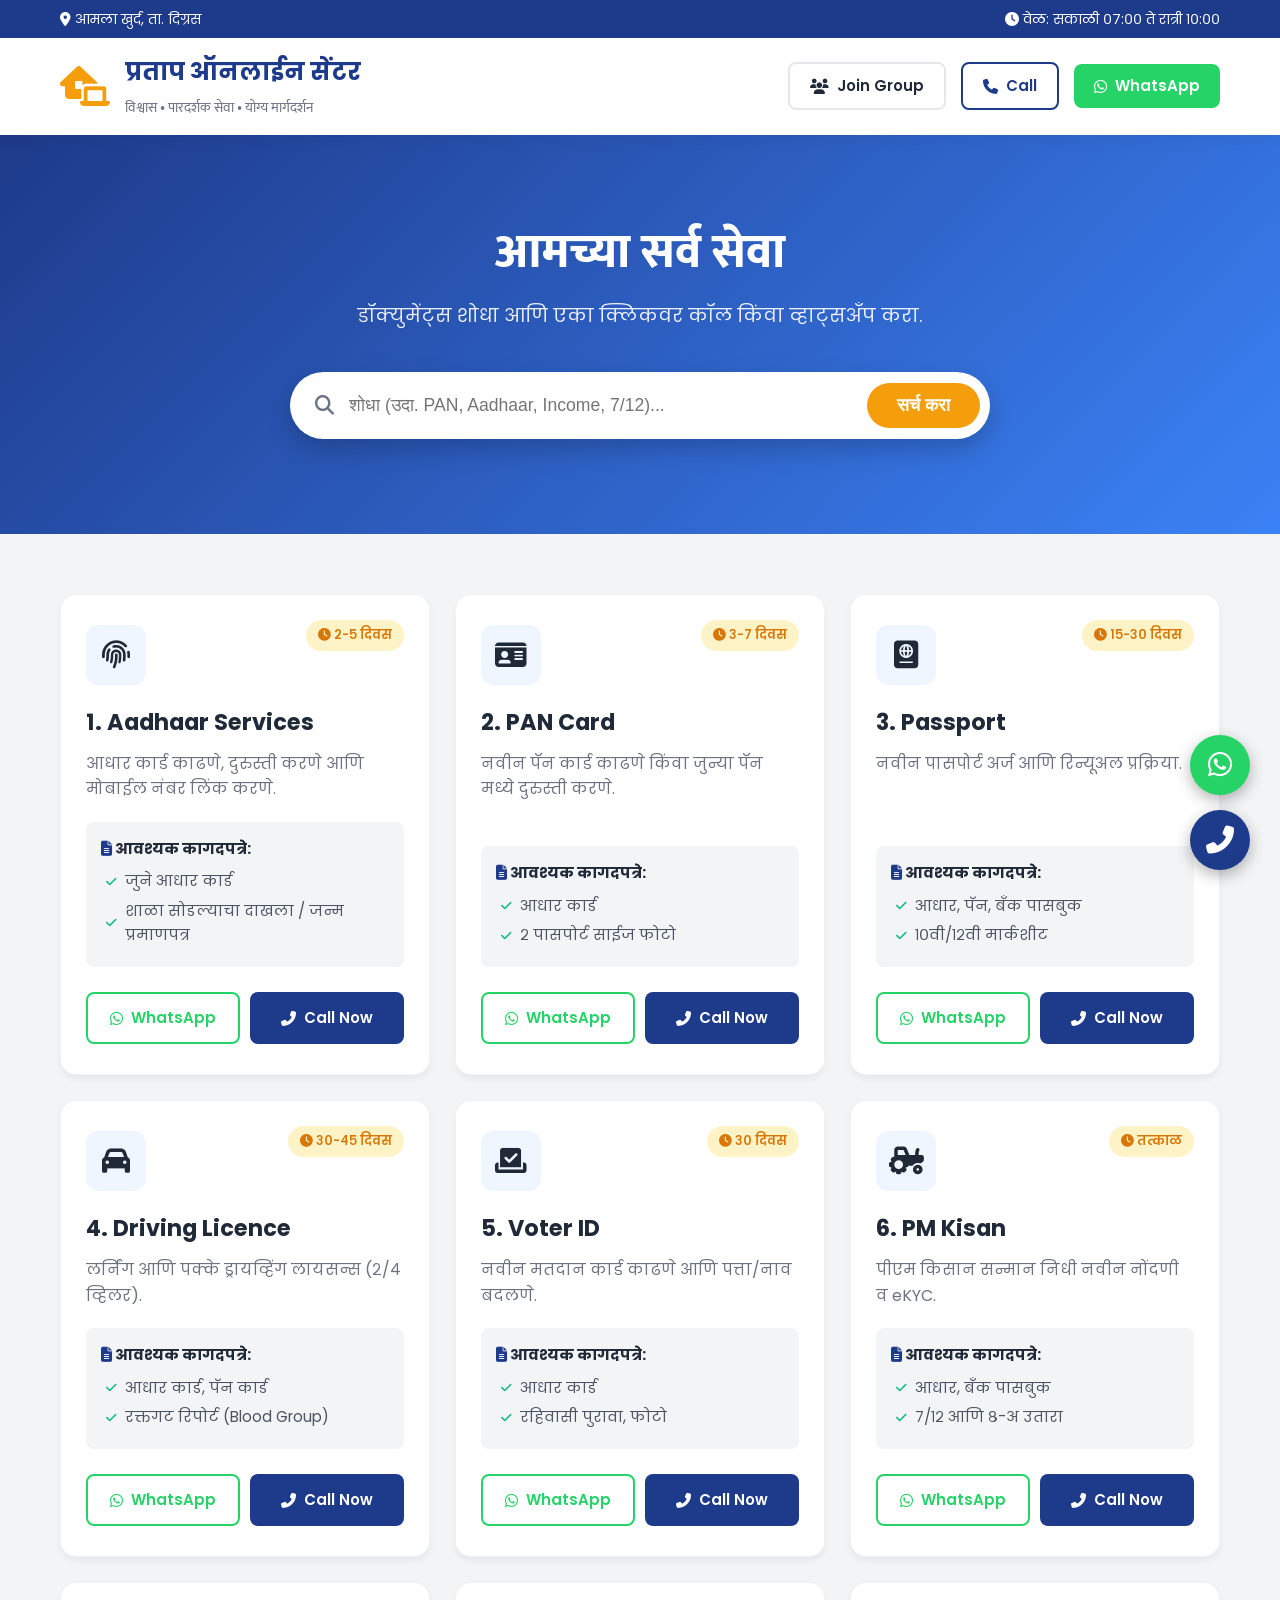
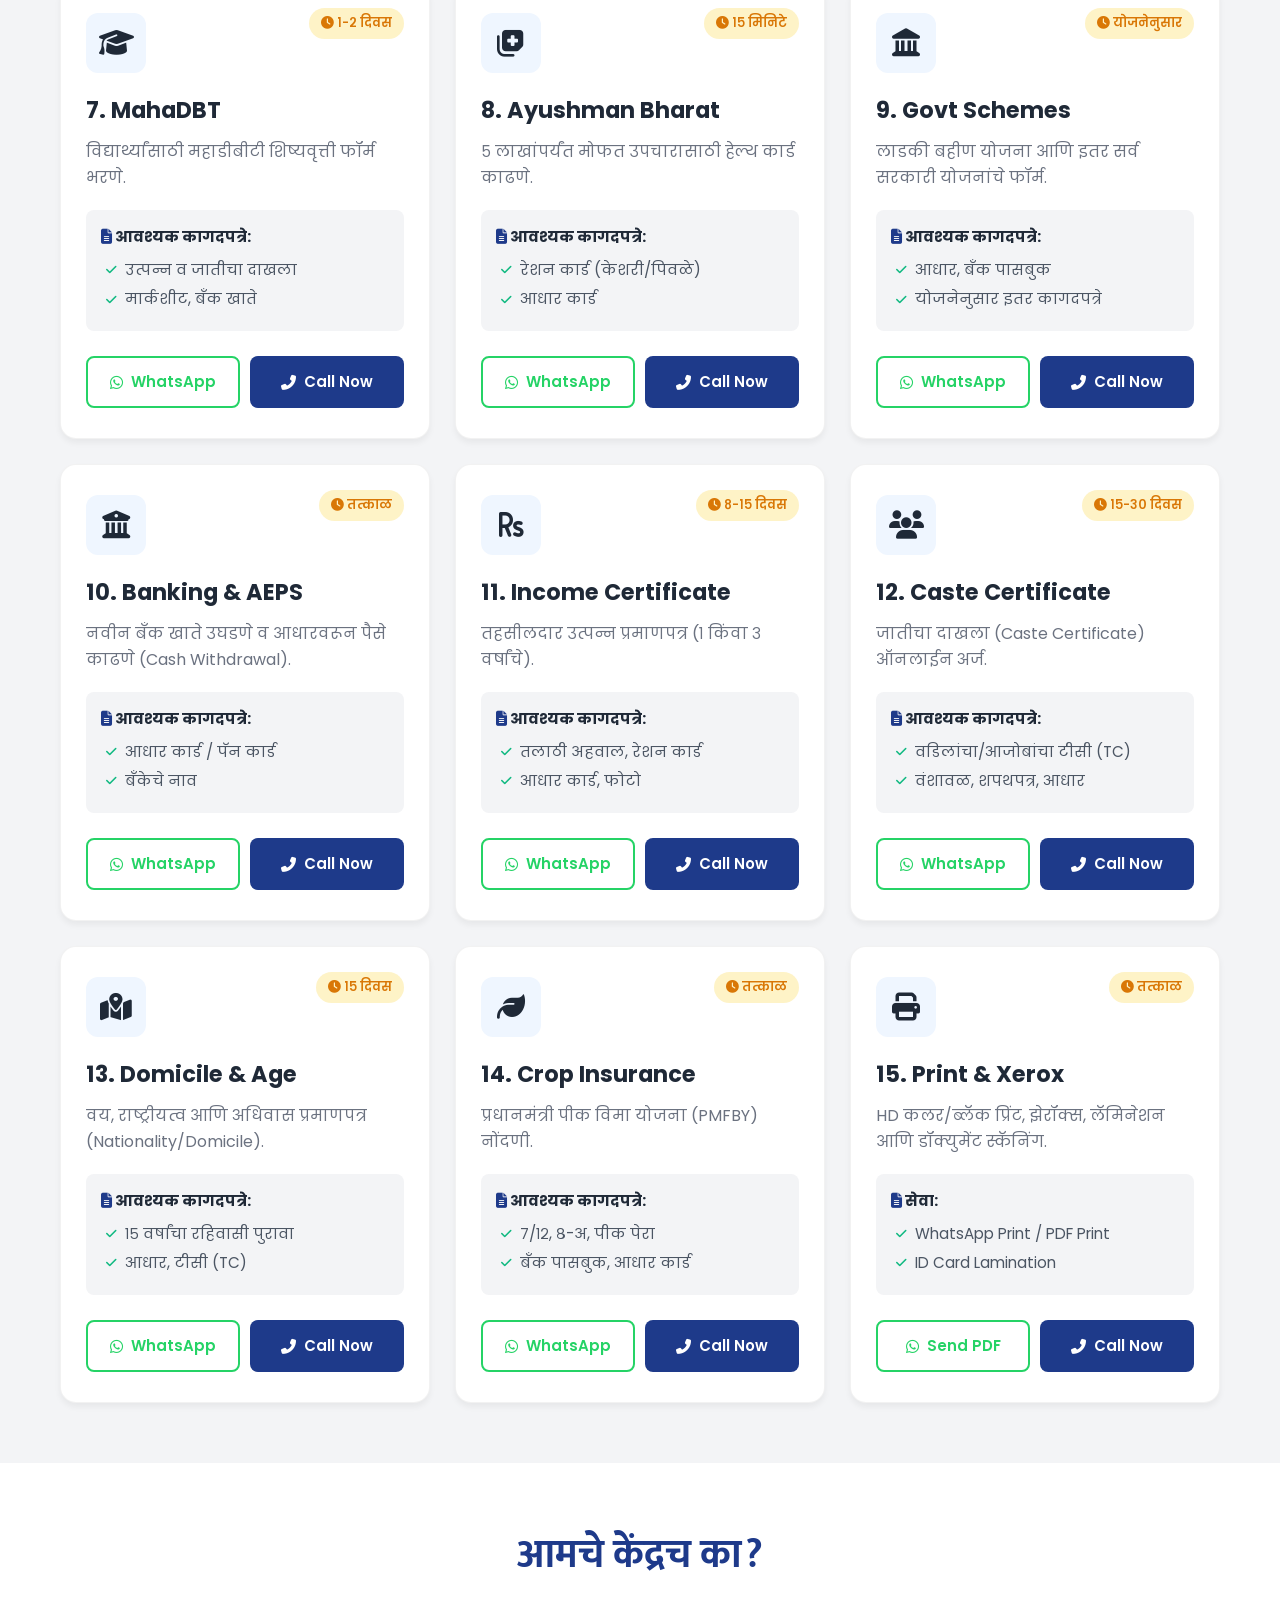
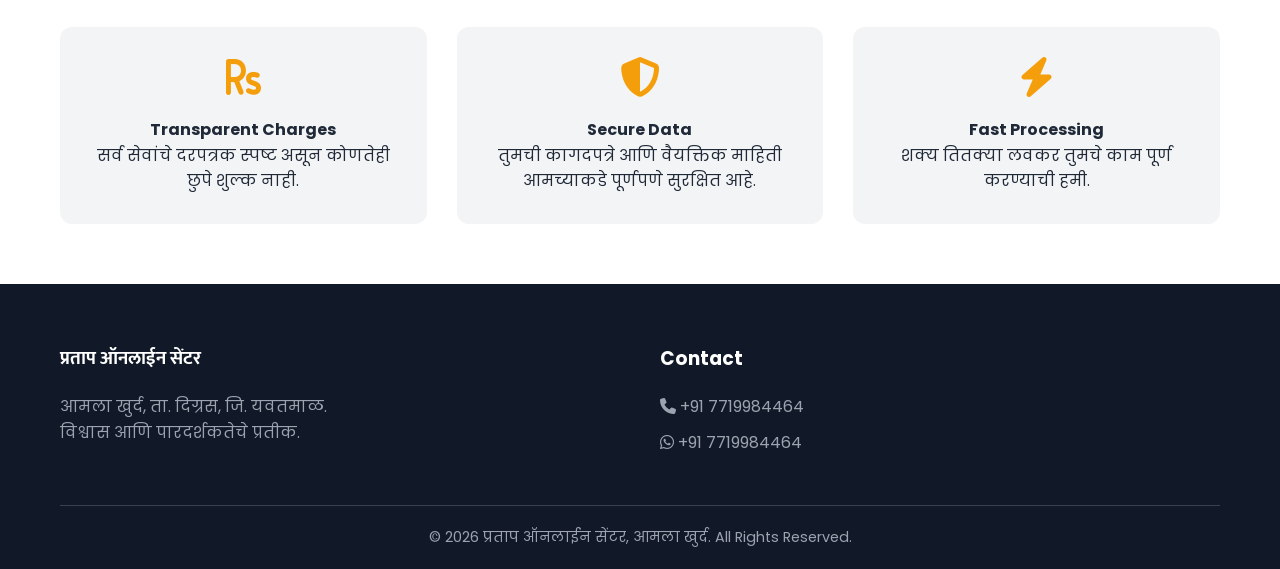
<file: schemes.html>
<!DOCTYPE html>
<html lang="mr">
<head>
    <meta charset="UTF-8">
    <meta name="viewport" content="width=device-width, initial-scale=1.0">
    <title>सर्व सेवा - प्रताप ऑनलाईन सेंटर, आमला खुर्द | Services</title>
    
    <!-- SEO Meta Tags -->
    <meta name="description" content="प्रताप ऑनलाईन सेंटर, आमला खुर्द येथे आधार कार्ड, पॅन कार्ड, पीएम किसान, महाडीबीटी, पीक विमा आणि सर्व ३०+ शासकीय सेवा एकाच ठिकाणी. आजच भेट द्या.">
    <meta name="keywords" content="Aadhaar, PAN Card, CSC center Digras, Maha-e-Seva Amla Khurd, PM Kisan, Crop Insurance, Online forms Yavatmal, Pratap Online Center">
    <meta name="author" content="Pratap Rathod">
    <meta name="robots" content="index, follow">

    <!-- Google Fonts -->
    <link rel="preconnect" href="https://fonts.googleapis.com">
    <link rel="preconnect" href="https://fonts.gstatic.com" crossorigin>
    <link href="https://fonts.googleapis.com/css2?family=Mukta:wght@400;500;600;700;800&family=Poppins:wght@300;400;500;600;700&display=swap" rel="stylesheet">
    
    <!-- Font Awesome 6 CDN -->
    <link rel="stylesheet" href="https://cdnjs.cloudflare.com/ajax/libs/font-awesome/6.4.0/css/all.min.css">
    
    <!-- Premium Inline CSS -->
    <style>
        :root {
            --primary-color: #1e3a8a; /* Deep Blue */
            --secondary-color: #f59e0b; /* Premium Gold/Orange */
            --accent-color: #2563eb; /* Bright Blue */
            --bg-light: #f3f4f6;
            --text-dark: #1f2937;
            --text-muted: #6b7280;
            --white: #ffffff;
            --success: #10b981;
            --whatsapp: #25D366;
            --transition: all 0.3s ease;
        }

        * {
            margin: 0;
            padding: 0;
            box-sizing: border-box;
        }

        body {
            font-family: 'Poppins', 'Mukta', sans-serif;
            background-color: var(--bg-light);
            color: var(--text-dark);
            line-height: 1.6;
        }

        a { text-decoration: none; color: inherit; }
        ul { list-style: none; }
        .container { max-width: 1200px; margin: 0 auto; padding: 0 20px; }
        .text-center { text-align: center; }
        .text-primary { color: var(--primary-color); }

        /* HEADER & NAV */
        .main-header {
            background: rgba(255, 255, 255, 0.95);
            backdrop-filter: blur(10px);
            position: sticky;
            top: 0;
            z-index: 1000;
            box-shadow: 0 4px 15px rgba(0,0,0,0.05);
        }
        .top-bar {
            background: var(--primary-color);
            color: var(--white);
            padding: 8px 0;
            font-size: 14px;
        }
        .top-bar-inner { display: flex; justify-content: space-between; align-items: center; }
        .nav-container {
            display: flex;
            justify-content: space-between;
            align-items: center;
            padding: 15px 20px;
        }
        .brand-logo {
            display: flex;
            align-items: center;
            gap: 15px;
        }
        .brand-logo i { font-size: 2.5rem; color: var(--secondary-color); }
        .brand-text h2 { font-size: 1.5rem; color: var(--primary-color); font-weight: 700; margin-bottom: 2px; }
        .brand-text span { font-size: 0.85rem; color: var(--text-muted); font-family: 'Mukta', sans-serif; }
        
        .nav-actions { display: flex; gap: 15px; align-items: center; }
        .btn {
            padding: 10px 20px;
            border-radius: 8px;
            font-weight: 600;
            cursor: pointer;
            transition: var(--transition);
            display: inline-flex;
            align-items: center;
            gap: 8px;
            border: none;
            font-size: 15px;
        }
        .btn-outline { border: 2px solid var(--primary-color); color: var(--primary-color); background: transparent; }
        .btn-outline:hover { background: var(--primary-color); color: var(--white); }
        .btn-whatsapp { background: var(--whatsapp); color: var(--white); }
        .btn-whatsapp:hover { background: #1ebe57; transform: translateY(-2px); box-shadow: 0 4px 10px rgba(37, 211, 102, 0.3); }
        
        /* HERO SECTION */
        .page-hero {
            position: relative;
            background: linear-gradient(135deg, var(--primary-color) 0%, #3b82f6 100%);
            color: var(--white);
            padding: 80px 0;
            text-align: center;
            overflow: hidden;
        }
        .hero-overlay {
            position: absolute;
            top: 0; left: 0; right: 0; bottom: 0;
            background: url('https://www.transparenttextures.com/patterns/cubes.png');
            opacity: 0.1;
        }
        .hero-content { position: relative; z-index: 10; }
        .page-title { font-size: 3rem; font-weight: 800; margin-bottom: 10px; font-family: 'Mukta', sans-serif; }
        .page-subtitle { font-size: 1.2rem; opacity: 0.9; margin-bottom: 40px; }
        
        /* PREMIUM SEARCH BAR */
        .search-container {
            max-width: 700px;
            margin: 0 auto;
            position: relative;
        }
        .search-box {
            display: flex;
            align-items: center;
            background: var(--white);
            border-radius: 50px;
            padding: 8px 10px 8px 25px;
            box-shadow: 0 10px 25px rgba(0,0,0,0.2);
            transition: var(--transition);
        }
        .search-box:focus-within {
            box-shadow: 0 15px 35px rgba(0,0,0,0.3);
            transform: translateY(-2px);
        }
        .search-icon { color: var(--text-muted); font-size: 1.2rem; }
        .search-box input {
            flex: 1;
            border: none;
            outline: none;
            padding: 15px;
            font-size: 1.1rem;
            color: var(--text-dark);
            background: transparent;
        }
        .btn-primary {
            background: var(--secondary-color);
            color: var(--white);
            border-radius: 40px;
            padding: 12px 30px;
            font-size: 1.1rem;
        }
        .btn-primary:hover { background: #d97706; }
        .search-results-info {
            margin-top: 15px;
            font-size: 1.1rem;
            font-weight: 500;
            color: #d1d5db;
        }

        /* SERVICES GRID */
        .all-services-section { padding: 60px 0; }
        .section-title { font-size: 2.5rem; color: var(--primary-color); margin-bottom: 20px; font-family: 'Mukta', sans-serif; }
        .section-desc { font-size: 1.1rem; color: var(--text-muted); max-width: 800px; margin: 0 auto 40px; }
        
        .service-grid {
            display: grid;
            grid-template-columns: repeat(auto-fill, minmax(320px, 1fr));
            gap: 25px;
        }
        
        /* PREMIUM CARDS */
        .service-card {
            background: var(--white);
            border-radius: 16px;
            padding: 30px 25px;
            box-shadow: 0 4px 6px rgba(0,0,0,0.05);
            border: 1px solid rgba(0,0,0,0.05);
            transition: all 0.4s cubic-bezier(0.175, 0.885, 0.32, 1.275);
            display: flex;
            flex-direction: column;
            position: relative;
            overflow: hidden;
        }
        .service-card::before {
            content: '';
            position: absolute;
            top: 0; left: 0; width: 100%; height: 4px;
            background: linear-gradient(90deg, var(--primary-color), var(--accent-color));
            transform: scaleX(0);
            transition: var(--transition);
            transform-origin: left;
        }
        .service-card:hover {
            transform: translateY(-10px);
            box-shadow: 0 20px 40px rgba(0,0,0,0.1);
        }
        .service-card:hover::before { transform: scaleX(1); }
        
        .card-icon {
            width: 60px; height: 60px;
            background: #eff6ff;
            border-radius: 12px;
            display: flex; align-items: center; justify-content: center;
            font-size: 28px;
            margin-bottom: 20px;
            transition: var(--transition);
        }
        .service-card:hover .card-icon { background: var(--primary-color); color: var(--white); }
        .service-card:hover .card-icon i { color: var(--white) !important; }
        
        .processing-badge {
            position: absolute;
            top: 25px; right: 25px;
            background: #fef3c7; color: #d97706;
            padding: 5px 12px;
            border-radius: 20px;
            font-size: 0.8rem; font-weight: 600;
        }
        .card-title { font-size: 1.4rem; color: var(--text-dark); margin-bottom: 10px; font-weight: 700; }
        .card-desc { color: var(--text-muted); font-size: 1rem; margin-bottom: 20px; flex-grow: 1; }
        .card-features { background: var(--bg-light); padding: 15px; border-radius: 8px; margin-bottom: 25px; font-size: 0.95rem; }
        .card-features ul { margin-top: 8px; padding-left: 5px; }
        .card-features li { display: flex; align-items: center; gap: 8px; margin-bottom: 5px; color: #4b5563; }
        .card-features li::before { content: '\f00c'; font-family: 'Font Awesome 6 Free'; font-weight: 900; color: var(--success); font-size: 12px; }

        /* ACTION BUTTONS (CALL & WHATSAPP) */
        .card-buttons {
            display: grid;
            grid-template-columns: 1fr 1fr;
            gap: 10px;
            margin-top: auto;
        }
        .btn-call-action {
            background: var(--primary-color);
            color: var(--white);
            justify-content: center;
            padding: 12px 10px;
        }
        .btn-call-action:hover { background: #1e40af; box-shadow: 0 4px 10px rgba(30, 58, 138, 0.3); }
        .btn-wa-action {
            background: #fff;
            color: var(--whatsapp);
            border: 2px solid var(--whatsapp);
            justify-content: center;
            padding: 12px 10px;
        }
        .btn-wa-action:hover { background: var(--whatsapp); color: var(--white); }

        /* FLOATING BUTTONS */
        .floating-actions { position: fixed; bottom: 30px; right: 30px; display: flex; flex-direction: column; gap: 15px; z-index: 999; }
        .float-btn {
            width: 60px; height: 60px; border-radius: 50%;
            display: flex; align-items: center; justify-content: center;
            font-size: 28px; color: var(--white);
            box-shadow: 0 5px 15px rgba(0,0,0,0.3);
            transition: var(--transition);
        }
        .float-wa { background: var(--whatsapp); }
        .float-call { background: var(--primary-color); }
        .float-btn:hover { transform: scale(1.1); }

        /* OTHER SECTIONS (Minimized for focus) */
        .why-us-section, .process-section, .faq-section { padding: 60px 0; background: var(--white); }
        .bg-light { background: var(--bg-light); }
        .why-grid { display: grid; grid-template-columns: repeat(auto-fit, minmax(250px, 1fr)); gap: 30px; margin-top: 40px; }
        .why-card { padding: 30px; background: var(--bg-light); border-radius: 12px; text-align: center; }
        .why-card i { font-size: 40px; color: var(--secondary-color); margin-bottom: 20px; }
        
        .main-footer { background: #111827; color: #9ca3af; padding: 60px 0 20px; }
        .footer-grid { display: grid; grid-template-columns: repeat(auto-fit, minmax(250px, 1fr)); gap: 40px; margin-bottom: 40px; }
        .footer-col h3 { color: var(--white); margin-bottom: 20px; }
        .footer-links li { margin-bottom: 10px; }
        .footer-links a:hover { color: var(--secondary-color); }

        @media (max-width: 768px) {
            .nav-actions { display: none; } /* Hide on mobile for space */
            .page-title { font-size: 2.2rem; }
            .search-box { flex-direction: column; border-radius: 15px; padding: 15px; gap: 10px; }
            .search-box button { position: static; width: 100%; padding: 15px; border-radius: 10px; }
            .search-box input { width: 100%; padding: 10px; text-align: center; }
            .search-icon { display: none; }
        }

        /* HIGHLIGHT ANIMATION FOR SEARCH RESULTS */
        @keyframes highlightPop {
            0% { transform: scale(0.95); opacity: 0; }
            100% { transform: scale(1); opacity: 1; }
        }
        .highlight-card {
            animation: highlightPop 0.5s ease forwards;
            border: 2px solid var(--secondary-color);
            box-shadow: 0 15px 35px rgba(245, 158, 11, 0.15);
        }
    </style>
</head>
<body>

    <!-- ================= HEADER ================= -->
    <header class="main-header">
        <div class="top-bar">
            <div class="container top-bar-inner">
                <span><i class="fas fa-map-marker-alt"></i> आमला खुर्द, ता. दिग्रस</span>
                <span><i class="fas fa-clock"></i> वेळ: सकाळी ०७:०० ते रात्री १०:००</span>
            </div>
        </div>
        
        <nav class="navbar sticky-nav">
            <div class="container nav-container">
                <a class="brand-logo" href="index.html">
                    <i class="fas fa-laptop-house text-primary"></i>
                    <div class="brand-text">
                        <h2>प्रताप ऑनलाईन सेंटर</h2>
                        <span>विश्वास • पारदर्शक सेवा • योग्य मार्गदर्शन</span>
                    </div>
                </a>
                <div class="nav-actions">
                    <a href="https://chat.whatsapp.com/Bs4FpjwGMJm9PBVcxY9R01?s=cl&p=a&ilr=4" target="_blank" class="btn btn-outline" style="border-color: #e5e7eb; color: var(--text-dark);"><i class="fas fa-users"></i> Join Group</a>
                    <a href="tel:+917719984464" class="btn btn-outline"><i class="fas fa-phone"></i> Call</a>
                    <a href="https://wa.me/917719984464" class="btn btn-whatsapp" target="_blank"><i class="fab fa-whatsapp"></i> WhatsApp</a>
                </div>
            </div>
        </nav>
    </header>

    <!-- ================= HERO SECTION (WITH SEARCH) ================= -->
    <section class="page-hero hero-services">
        <div class="hero-overlay"></div>
        <div class="container hero-content text-center">
            <h1 class="page-title">आमच्या सर्व सेवा</h1>
            <p class="page-subtitle">डॉक्युमेंट्स शोधा आणि एका क्लिकवर कॉल किंवा व्हाट्सअँप करा.</p>
            
            <!-- Live Search Bar -->
            <div class="search-container">
                <div class="search-box">
                    <i class="fas fa-search search-icon"></i>
                    <input type="text" id="serviceSearch" placeholder="शोधा (उदा. PAN, Aadhaar, Income, 7/12)..." aria-label="Search Services">
                    <button class="btn btn-primary" onclick="searchServices(true)">सर्च करा</button>
                </div>
                <div class="search-results-info" id="searchResultText"></div>
            </div>
        </div>
    </section>

    <!-- ================= SERVICE CATEGORIES ================= -->
    <section class="all-services-section bg-light">
        <div class="container">
            <div class="service-grid" id="servicesGrid">
                
                <!-- 1. Aadhaar Services -->
                <article class="service-card" data-tags="aadhaar aadhar card update mobile link uidai fingerprint आधार">
                    <div class="card-icon"><i class="fas fa-fingerprint"></i></div>
                    <span class="processing-badge"><i class="fas fa-clock"></i> २-५ दिवस</span>
                    <h3 class="card-title">1. Aadhaar Services</h3>
                    <p class="card-desc">आधार कार्ड काढणे, दुरुस्ती करणे आणि मोबाईल नंबर लिंक करणे.</p>
                    <div class="card-features">
                        <strong><i class="fas fa-file-alt text-primary"></i> आवश्यक कागदपत्रे:</strong>
                        <ul>
                            <li>जुने आधार कार्ड</li>
                            <li>शाळा सोडल्याचा दाखला / जन्म प्रमाणपत्र</li>
                        </ul>
                    </div>
                    <div class="card-buttons">
                        <a href="https://wa.me/917719984464?text=I%20need%20Aadhaar%20Service" class="btn btn-wa-action"><i class="fab fa-whatsapp"></i> WhatsApp</a>
                        <a href="tel:+917719984464" class="btn btn-call-action"><i class="fas fa-phone-alt"></i> Call Now</a>
                    </div>
                </article>

                <!-- 2. PAN Card -->
                <article class="service-card" data-tags="pan card nsdl utiit tax income document ready पॅन">
                    <div class="card-icon"><i class="fas fa-id-card"></i></div>
                    <span class="processing-badge"><i class="fas fa-clock"></i> ३-७ दिवस</span>
                    <h3 class="card-title">2. PAN Card</h3>
                    <p class="card-desc">नवीन पॅन कार्ड काढणे किंवा जुन्या पॅन मध्ये दुरुस्ती करणे.</p>
                    <div class="card-features">
                        <strong><i class="fas fa-file-alt text-primary"></i> आवश्यक कागदपत्रे:</strong>
                        <ul>
                            <li>आधार कार्ड</li>
                            <li>२ पासपोर्ट साईज फोटो</li>
                        </ul>
                    </div>
                    <div class="card-buttons">
                        <a href="https://wa.me/917719984464?text=I%20need%20PAN%20Card%20Service" class="btn btn-wa-action"><i class="fab fa-whatsapp"></i> WhatsApp</a>
                        <a href="tel:+917719984464" class="btn btn-call-action"><i class="fas fa-phone-alt"></i> Call Now</a>
                    </div>
                </article>

                <!-- 3. Passport -->
                <article class="service-card" data-tags="passport visa travel foreign पासपोर्ट">
                    <div class="card-icon"><i class="fas fa-passport"></i></div>
                    <span class="processing-badge"><i class="fas fa-clock"></i> १५-३० दिवस</span>
                    <h3 class="card-title">3. Passport</h3>
                    <p class="card-desc">नवीन पासपोर्ट अर्ज आणि रिन्यूअल प्रक्रिया.</p>
                    <div class="card-features">
                        <strong><i class="fas fa-file-alt text-primary"></i> आवश्यक कागदपत्रे:</strong>
                        <ul>
                            <li>आधार, पॅन, बँक पासबुक</li>
                            <li>१०वी/१२वी मार्कशीट</li>
                        </ul>
                    </div>
                    <div class="card-buttons">
                        <a href="https://wa.me/917719984464?text=I%20need%20Passport%20Service" class="btn btn-wa-action"><i class="fab fa-whatsapp"></i> WhatsApp</a>
                        <a href="tel:+917719984464" class="btn btn-call-action"><i class="fas fa-phone-alt"></i> Call Now</a>
                    </div>
                </article>

                <!-- 4. Driving Licence -->
                <article class="service-card" data-tags="driving licence rto vehicle license dl ll ड्रायव्हिंग लायसन्स">
                    <div class="card-icon"><i class="fas fa-car"></i></div>
                    <span class="processing-badge"><i class="fas fa-clock"></i> ३०-४५ दिवस</span>
                    <h3 class="card-title">4. Driving Licence</h3>
                    <p class="card-desc">लर्निंग आणि पक्के ड्रायव्हिंग लायसन्स (२/४ व्हिलर).</p>
                    <div class="card-features">
                        <strong><i class="fas fa-file-alt text-primary"></i> आवश्यक कागदपत्रे:</strong>
                        <ul>
                            <li>आधार कार्ड, पॅन कार्ड</li>
                            <li>रक्तगट रिपोर्ट (Blood Group)</li>
                        </ul>
                    </div>
                    <div class="card-buttons">
                        <a href="https://wa.me/917719984464?text=I%20need%20Driving%20Licence" class="btn btn-wa-action"><i class="fab fa-whatsapp"></i> WhatsApp</a>
                        <a href="tel:+917719984464" class="btn btn-call-action"><i class="fas fa-phone-alt"></i> Call Now</a>
                    </div>
                </article>

                <!-- 5. Voter ID -->
                <article class="service-card" data-tags="voter id election card epic voting मतदान">
                    <div class="card-icon"><i class="fas fa-vote-yea"></i></div>
                    <span class="processing-badge"><i class="fas fa-clock"></i> ३० दिवस</span>
                    <h3 class="card-title">5. Voter ID</h3>
                    <p class="card-desc">नवीन मतदान कार्ड काढणे आणि पत्ता/नाव बदलणे.</p>
                    <div class="card-features">
                        <strong><i class="fas fa-file-alt text-primary"></i> आवश्यक कागदपत्रे:</strong>
                        <ul>
                            <li>आधार कार्ड</li>
                            <li>रहिवासी पुरावा, फोटो</li>
                        </ul>
                    </div>
                    <div class="card-buttons">
                        <a href="https://wa.me/917719984464?text=I%20need%20Voter%20ID%20Service" class="btn btn-wa-action"><i class="fab fa-whatsapp"></i> WhatsApp</a>
                        <a href="tel:+917719984464" class="btn btn-call-action"><i class="fas fa-phone-alt"></i> Call Now</a>
                    </div>
                </article>

                <!-- 6. PM Kisan -->
                <article class="service-card" data-tags="pm kisan farmer yojana shetkari 6000 ekyc शेतकरी किसान">
                    <div class="card-icon"><i class="fas fa-tractor"></i></div>
                    <span class="processing-badge"><i class="fas fa-clock"></i> तत्काळ</span>
                    <h3 class="card-title">6. PM Kisan</h3>
                    <p class="card-desc">पीएम किसान सन्मान निधी नवीन नोंदणी व eKYC.</p>
                    <div class="card-features">
                        <strong><i class="fas fa-file-alt text-primary"></i> आवश्यक कागदपत्रे:</strong>
                        <ul>
                            <li>आधार, बँक पासबुक</li>
                            <li>७/१२ आणि ८-अ उतारा</li>
                        </ul>
                    </div>
                    <div class="card-buttons">
                        <a href="https://wa.me/917719984464?text=PM%20Kisan%20Service" class="btn btn-wa-action"><i class="fab fa-whatsapp"></i> WhatsApp</a>
                        <a href="tel:+917719984464" class="btn btn-call-action"><i class="fas fa-phone-alt"></i> Call Now</a>
                    </div>
                </article>

                <!-- 7. MahaDBT -->
                <article class="service-card" data-tags="mahadbt scholarship students education महाडीबीटी">
                    <div class="card-icon"><i class="fas fa-graduation-cap"></i></div>
                    <span class="processing-badge"><i class="fas fa-clock"></i> १-२ दिवस</span>
                    <h3 class="card-title">7. MahaDBT</h3>
                    <p class="card-desc">विद्यार्थ्यांसाठी महाडीबीटी शिष्यवृत्ती फॉर्म भरणे.</p>
                    <div class="card-features">
                        <strong><i class="fas fa-file-alt text-primary"></i> आवश्यक कागदपत्रे:</strong>
                        <ul>
                            <li>उत्पन्न व जातीचा दाखला</li>
                            <li>मार्कशीट, बँक खाते</li>
                        </ul>
                    </div>
                    <div class="card-buttons">
                        <a href="https://wa.me/917719984464?text=MahaDBT%20Service" class="btn btn-wa-action"><i class="fab fa-whatsapp"></i> WhatsApp</a>
                        <a href="tel:+917719984464" class="btn btn-call-action"><i class="fas fa-phone-alt"></i> Call Now</a>
                    </div>
                </article>

                <!-- 8. Ayushman Bharat -->
                <article class="service-card" data-tags="ayushman bharat health card hospital medical 5 lakh आयुष्यमान">
                    <div class="card-icon"><i class="fas fa-notes-medical"></i></div>
                    <span class="processing-badge"><i class="fas fa-clock"></i> १५ मिनिटे</span>
                    <h3 class="card-title">8. Ayushman Bharat</h3>
                    <p class="card-desc">५ लाखांपर्यंत मोफत उपचारासाठी हेल्थ कार्ड काढणे.</p>
                    <div class="card-features">
                        <strong><i class="fas fa-file-alt text-primary"></i> आवश्यक कागदपत्रे:</strong>
                        <ul>
                            <li>रेशन कार्ड (केशरी/पिवळे)</li>
                            <li>आधार कार्ड</li>
                        </ul>
                    </div>
                    <div class="card-buttons">
                        <a href="https://wa.me/917719984464?text=Ayushman%20Bharat%20Service" class="btn btn-wa-action"><i class="fab fa-whatsapp"></i> WhatsApp</a>
                        <a href="tel:+917719984464" class="btn btn-call-action"><i class="fas fa-phone-alt"></i> Call Now</a>
                    </div>
                </article>

                <!-- 9. Govt Schemes -->
                <article class="service-card" data-tags="government schemes ladki bahin yojana gr लाडकी बहीण योजना">
                    <div class="card-icon"><i class="fas fa-landmark"></i></div>
                    <span class="processing-badge"><i class="fas fa-clock"></i> योजनेनुसार</span>
                    <h3 class="card-title">9. Govt Schemes</h3>
                    <p class="card-desc">लाडकी बहीण योजना आणि इतर सर्व सरकारी योजनांचे फॉर्म.</p>
                    <div class="card-features">
                        <strong><i class="fas fa-file-alt text-primary"></i> आवश्यक कागदपत्रे:</strong>
                        <ul>
                            <li>आधार, बँक पासबुक</li>
                            <li>योजनेनुसार इतर कागदपत्रे</li>
                        </ul>
                    </div>
                    <div class="card-buttons">
                        <a href="https://wa.me/917719984464?text=Govt%20Schemes%20Info" class="btn btn-wa-action"><i class="fab fa-whatsapp"></i> WhatsApp</a>
                        <a href="tel:+917719984464" class="btn btn-call-action"><i class="fas fa-phone-alt"></i> Call Now</a>
                    </div>
                </article>

                <!-- 10. Banking & AEPS -->
                <article class="service-card" data-tags="banking account opening savings csp aeps cash withdrawal atm बँक पैसे">
                    <div class="card-icon"><i class="fas fa-university"></i></div>
                    <span class="processing-badge"><i class="fas fa-clock"></i> तत्काळ</span>
                    <h3 class="card-title">10. Banking & AEPS</h3>
                    <p class="card-desc">नवीन बँक खाते उघडणे व आधारवरून पैसे काढणे (Cash Withdrawal).</p>
                    <div class="card-features">
                        <strong><i class="fas fa-file-alt text-primary"></i> आवश्यक कागदपत्रे:</strong>
                        <ul>
                            <li>आधार कार्ड / पॅन कार्ड</li>
                            <li>बँकेचे नाव</li>
                        </ul>
                    </div>
                    <div class="card-buttons">
                        <a href="https://wa.me/917719984464?text=Banking%20Service" class="btn btn-wa-action"><i class="fab fa-whatsapp"></i> WhatsApp</a>
                        <a href="tel:+917719984464" class="btn btn-call-action"><i class="fas fa-phone-alt"></i> Call Now</a>
                    </div>
                </article>

                <!-- 11. Income Certificate -->
                <article class="service-card" data-tags="income certificate utpanna dakhla tehsil revenue उत्पन्न दाखला">
                    <div class="card-icon"><i class="fas fa-rupee-sign"></i></div>
                    <span class="processing-badge"><i class="fas fa-clock"></i> ८-१५ दिवस</span>
                    <h3 class="card-title">11. Income Certificate</h3>
                    <p class="card-desc">तहसीलदार उत्पन्न प्रमाणपत्र (१ किंवा ३ वर्षांचे).</p>
                    <div class="card-features">
                        <strong><i class="fas fa-file-alt text-primary"></i> आवश्यक कागदपत्रे:</strong>
                        <ul>
                            <li>तलाठी अहवाल, रेशन कार्ड</li>
                            <li>आधार कार्ड, फोटो</li>
                        </ul>
                    </div>
                    <div class="card-buttons">
                        <a href="https://wa.me/917719984464?text=Income%20Certificate" class="btn btn-wa-action"><i class="fab fa-whatsapp"></i> WhatsApp</a>
                        <a href="tel:+917719984464" class="btn btn-call-action"><i class="fas fa-phone-alt"></i> Call Now</a>
                    </div>
                </article>

                <!-- 12. Caste Certificate -->
                <article class="service-card" data-tags="caste certificate jati dakhla obc sc st vjnt जातीचा दाखला">
                    <div class="card-icon"><i class="fas fa-users"></i></div>
                    <span class="processing-badge"><i class="fas fa-clock"></i> १५-३० दिवस</span>
                    <h3 class="card-title">12. Caste Certificate</h3>
                    <p class="card-desc">जातीचा दाखला (Caste Certificate) ऑनलाईन अर्ज.</p>
                    <div class="card-features">
                        <strong><i class="fas fa-file-alt text-primary"></i> आवश्यक कागदपत्रे:</strong>
                        <ul>
                            <li>वडिलांचा/आजोबांचा टीसी (TC)</li>
                            <li>वंशावळ, शपथपत्र, आधार</li>
                        </ul>
                    </div>
                    <div class="card-buttons">
                        <a href="https://wa.me/917719984464?text=Caste%20Certificate" class="btn btn-wa-action"><i class="fab fa-whatsapp"></i> WhatsApp</a>
                        <a href="tel:+917719984464" class="btn btn-call-action"><i class="fas fa-phone-alt"></i> Call Now</a>
                    </div>
                </article>

                <!-- 13. Domicile Certificate -->
                <article class="service-card" data-tags="domicile nationality certificate rahivasi dakhla age रहिवासी">
                    <div class="card-icon"><i class="fas fa-map-marked-alt"></i></div>
                    <span class="processing-badge"><i class="fas fa-clock"></i> १५ दिवस</span>
                    <h3 class="card-title">13. Domicile & Age</h3>
                    <p class="card-desc">वय, राष्ट्रीयत्व आणि अधिवास प्रमाणपत्र (Nationality/Domicile).</p>
                    <div class="card-features">
                        <strong><i class="fas fa-file-alt text-primary"></i> आवश्यक कागदपत्रे:</strong>
                        <ul>
                            <li>१५ वर्षांचा रहिवासी पुरावा</li>
                            <li>आधार, टीसी (TC)</li>
                        </ul>
                    </div>
                    <div class="card-buttons">
                        <a href="https://wa.me/917719984464?text=Domicile%20Certificate" class="btn btn-wa-action"><i class="fab fa-whatsapp"></i> WhatsApp</a>
                        <a href="tel:+917719984464" class="btn btn-call-action"><i class="fas fa-phone-alt"></i> Call Now</a>
                    </div>
                </article>
                
                <!-- 14. Crop Insurance -->
                <article class="service-card" data-tags="crop insurance pik vima pmfby sheti farmer agriculture पीक विमा">
                    <div class="card-icon"><i class="fas fa-leaf"></i></div>
                    <span class="processing-badge"><i class="fas fa-clock"></i> तत्काळ</span>
                    <h3 class="card-title">14. Crop Insurance</h3>
                    <p class="card-desc">प्रधानमंत्री पीक विमा योजना (PMFBY) नोंदणी.</p>
                    <div class="card-features">
                        <strong><i class="fas fa-file-alt text-primary"></i> आवश्यक कागदपत्रे:</strong>
                        <ul>
                            <li>७/१२, ८-अ, पीक पेरा</li>
                            <li>बँक पासबुक, आधार कार्ड</li>
                        </ul>
                    </div>
                    <div class="card-buttons">
                        <a href="https://wa.me/917719984464?text=Crop%20Insurance" class="btn btn-wa-action"><i class="fab fa-whatsapp"></i> WhatsApp</a>
                        <a href="tel:+917719984464" class="btn btn-call-action"><i class="fas fa-phone-alt"></i> Call Now</a>
                    </div>
                </article>
                
                <!-- 15. Print & Xerox -->
                <article class="service-card" data-tags="xerox photocopy document copy colour print scan lamination प्रिंट झेरॉक्स">
                    <div class="card-icon"><i class="fas fa-print"></i></div>
                    <span class="processing-badge"><i class="fas fa-clock"></i> तत्काळ</span>
                    <h3 class="card-title">15. Print & Xerox</h3>
                    <p class="card-desc">HD कलर/ब्लॅक प्रिंट, झेरॉक्स, लॅमिनेशन आणि डॉक्युमेंट स्कॅनिंग.</p>
                    <div class="card-features">
                        <strong><i class="fas fa-file-alt text-primary"></i> सेवा:</strong>
                        <ul>
                            <li>WhatsApp Print / PDF Print</li>
                            <li>ID Card Lamination</li>
                        </ul>
                    </div>
                    <div class="card-buttons">
                        <a href="https://wa.me/917719984464?text=I%20need%20Printing%20Service" class="btn btn-wa-action"><i class="fab fa-whatsapp"></i> Send PDF</a>
                        <a href="tel:+917719984464" class="btn btn-call-action"><i class="fas fa-phone-alt"></i> Call Now</a>
                    </div>
                </article>

            </div>
        </div>
    </section>

    <!-- OTHER SECTIONS (Hidden initially during active search) -->
    <div id="extraSections">
        <!-- ================= WHY CHOOSE US ================= -->
        <section class="why-us-section">
            <div class="container text-center">
                <h2 class="section-title">आमचे केंद्रच का?</h2>
                <div class="why-grid">
                    <div class="why-card">
                        <i class="fas fa-rupee-sign"></i>
                        <h4>Transparent Charges</h4>
                        <p>सर्व सेवांचे दरपत्रक स्पष्ट असून कोणतेही छुपे शुल्क नाही.</p>
                    </div>
                    <div class="why-card">
                        <i class="fas fa-shield-alt"></i>
                        <h4>Secure Data</h4>
                        <p>तुमची कागदपत्रे आणि वैयक्तिक माहिती आमच्याकडे पूर्णपणे सुरक्षित आहे.</p>
                    </div>
                    <div class="why-card">
                        <i class="fas fa-bolt"></i>
                        <h4>Fast Processing</h4>
                        <p>शक्य तितक्या लवकर तुमचे काम पूर्ण करण्याची हमी.</p>
                    </div>
                </div>
            </div>
        </section>
    </div>

    <!-- ================= FOOTER ================= -->
    <footer class="main-footer">
        <div class="container">
            <div class="footer-grid">
                <div class="footer-col">
                    <h3 style="color:var(--white); font-family: 'Mukta', sans-serif;">प्रताप ऑनलाईन सेंटर</h3>
                    <p>आमला खुर्द, ता. दिग्रस, जि. यवतमाळ.<br>विश्वास आणि पारदर्शकतेचे प्रतीक.</p>
                </div>
                <div class="footer-col">
                    <h3 style="color:var(--white);">Contact</h3>
                    <ul class="footer-links">
                        <li><i class="fas fa-phone"></i> +91 7719984464</li>
                        <li><i class="fab fa-whatsapp"></i> +91 7719984464</li>
                    </ul>
                </div>
            </div>
            <div style="border-top: 1px solid #374151; padding-top: 20px; text-align: center; font-size: 0.9rem;">
                <p>&copy; 2026 प्रताप ऑनलाईन सेंटर, आमला खुर्द. All Rights Reserved.</p>
            </div>
        </div>
    </footer>

    <!-- Floating Action Buttons -->
    <div class="floating-actions">
        <a href="https://wa.me/917719984464" class="float-btn float-wa" aria-label="WhatsApp"><i class="fab fa-whatsapp"></i></a>
        <a href="tel:+917719984464" class="float-btn float-call" aria-label="Call"><i class="fas fa-phone-alt"></i></a>
    </div>

    <!-- Script for Dynamic Search & UI Updates -->
    <script>
        function searchServices(doScroll = false) {
            const input = document.getElementById('serviceSearch').value.toLowerCase().trim();
            const cards = document.querySelectorAll('.service-card');
            const extraSections = document.getElementById('extraSections');
            const resultText = document.getElementById('searchResultText');
            let foundCount = 0;

            if (input === '') {
                // Reset View
                cards.forEach(card => {
                    card.style.display = 'flex';
                    card.classList.remove('highlight-card');
                });
                extraSections.style.display = 'block';
                resultText.innerHTML = '';
                return;
            }

            // Filter View
            cards.forEach(card => {
                const title = card.querySelector('.card-title').innerText.toLowerCase();
                const tags = card.getAttribute('data-tags').toLowerCase();
                
                if (title.includes(input) || tags.includes(input)) {
                    card.style.display = 'flex';
                    card.classList.remove('highlight-card');
                    void card.offsetWidth; // trigger reflow
                    card.classList.add('highlight-card');
                    foundCount++;
                } else {
                    card.style.display = 'none';
                    card.classList.remove('highlight-card');
                }
            });

            // Hide other sections to focus on results
            extraSections.style.display = 'none';

            // Show result text
            if(foundCount > 0) {
                resultText.innerHTML = `<span style="color:var(--success);"><i class="fas fa-check-circle"></i> "${input}" साठी ${foundCount} सेवा उपलब्ध आहेत. लगेच कॉल करा!</span>`;
                
                // फक्त सर्च बटन किंवा Enter दाबल्यावरच स्क्रोल होईल
                if (doScroll) {
                    const grid = document.getElementById('servicesGrid');
                    const headerOffset = 180; // सर्च बार आणि मेनू वरती दिसावा यासाठी
                    const elementPosition = grid.getBoundingClientRect().top;
                    const offsetPosition = elementPosition + window.pageYOffset - headerOffset;
                    
                    window.scrollTo({
                         top: offsetPosition,
                         behavior: "smooth"
                    });
                }
            } else {
                resultText.innerHTML = `<span style="color:#ef4444;"><i class="fas fa-exclamation-circle"></i> "${input}" साठी कोणतीही सेवा सापडली नाही. कृपया कॉल करून चौकशी करा.</span>`;
            }
        }

        // Live Search on typing
        document.getElementById('serviceSearch').addEventListener('keyup', function(e) {
            if(e.key === 'Enter') {
                searchServices(true); // Enter दाबल्यावर स्क्रोल होईल 
            } else {
                searchServices(false); // टाईप करताना फक्त फिल्टर होईल, पेज उडी मारणार नाही
            }
        });
    </script>
</body>
</html>
</file>
